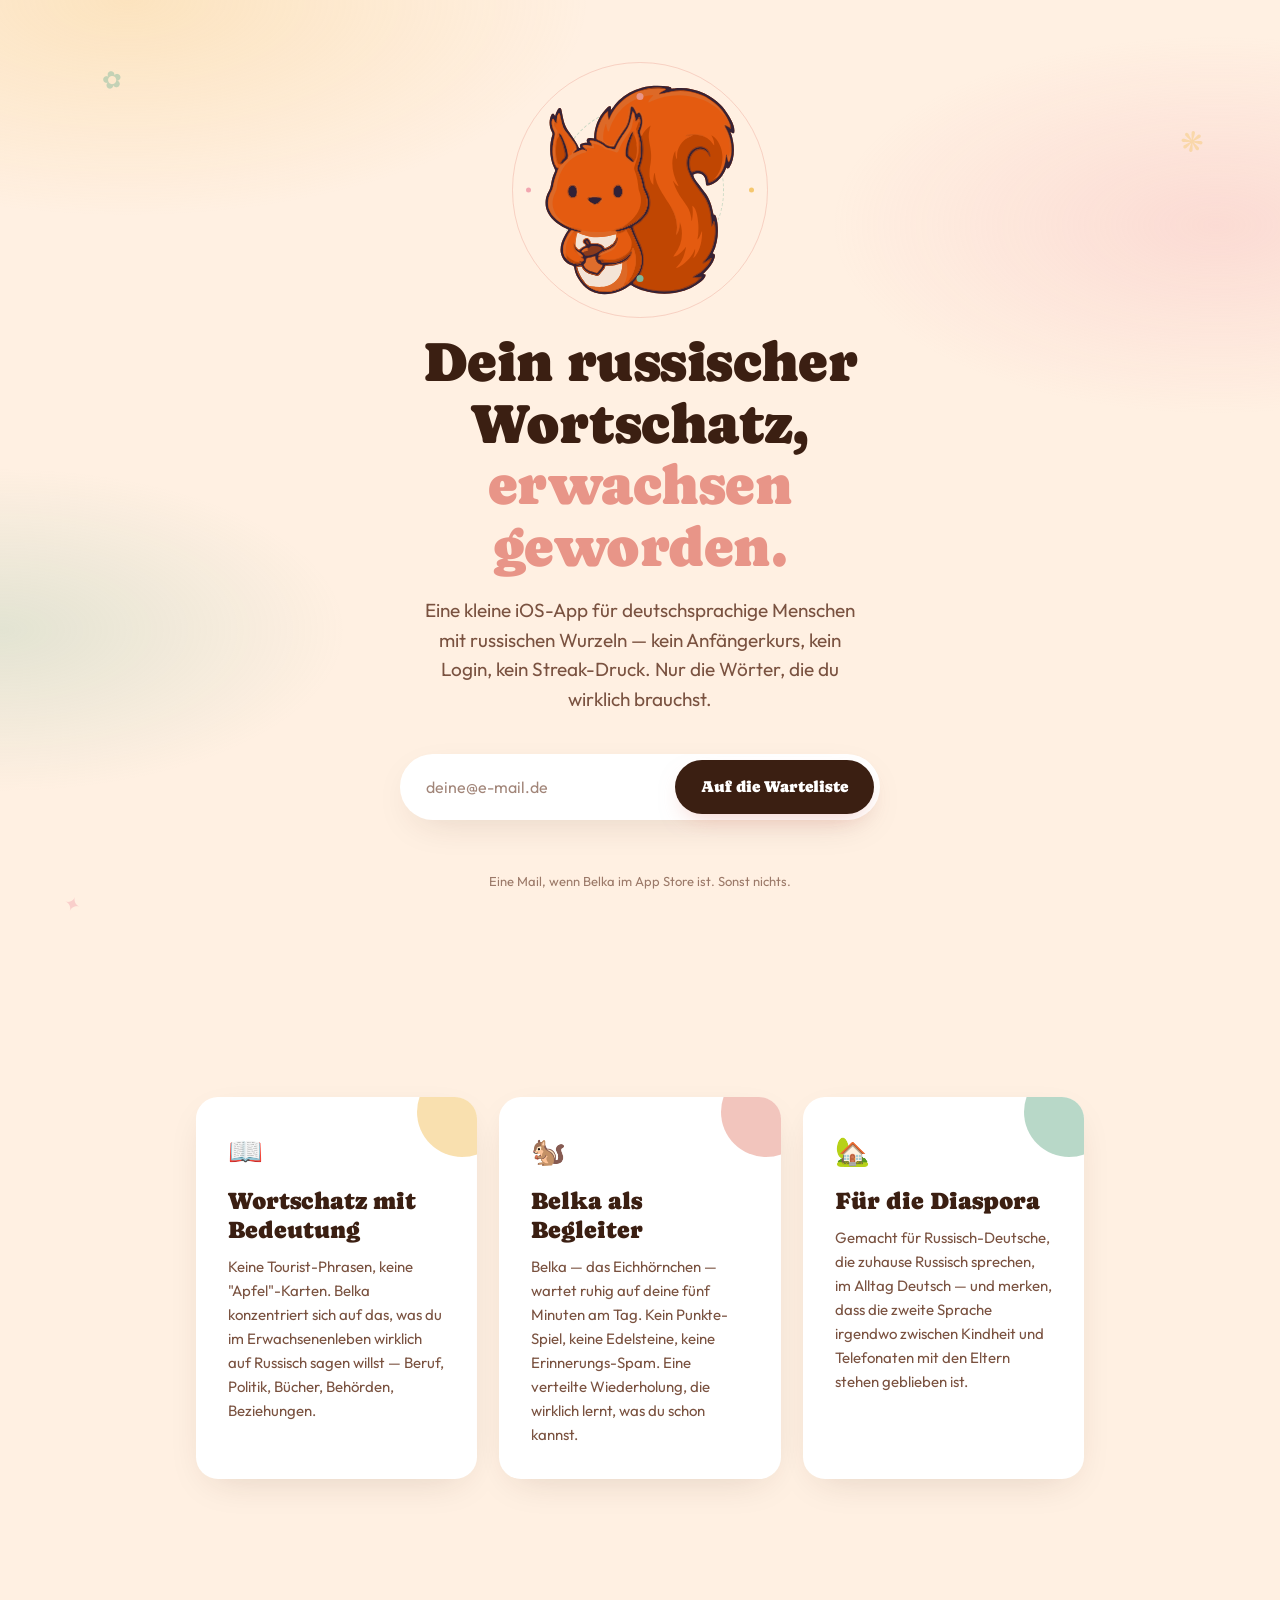
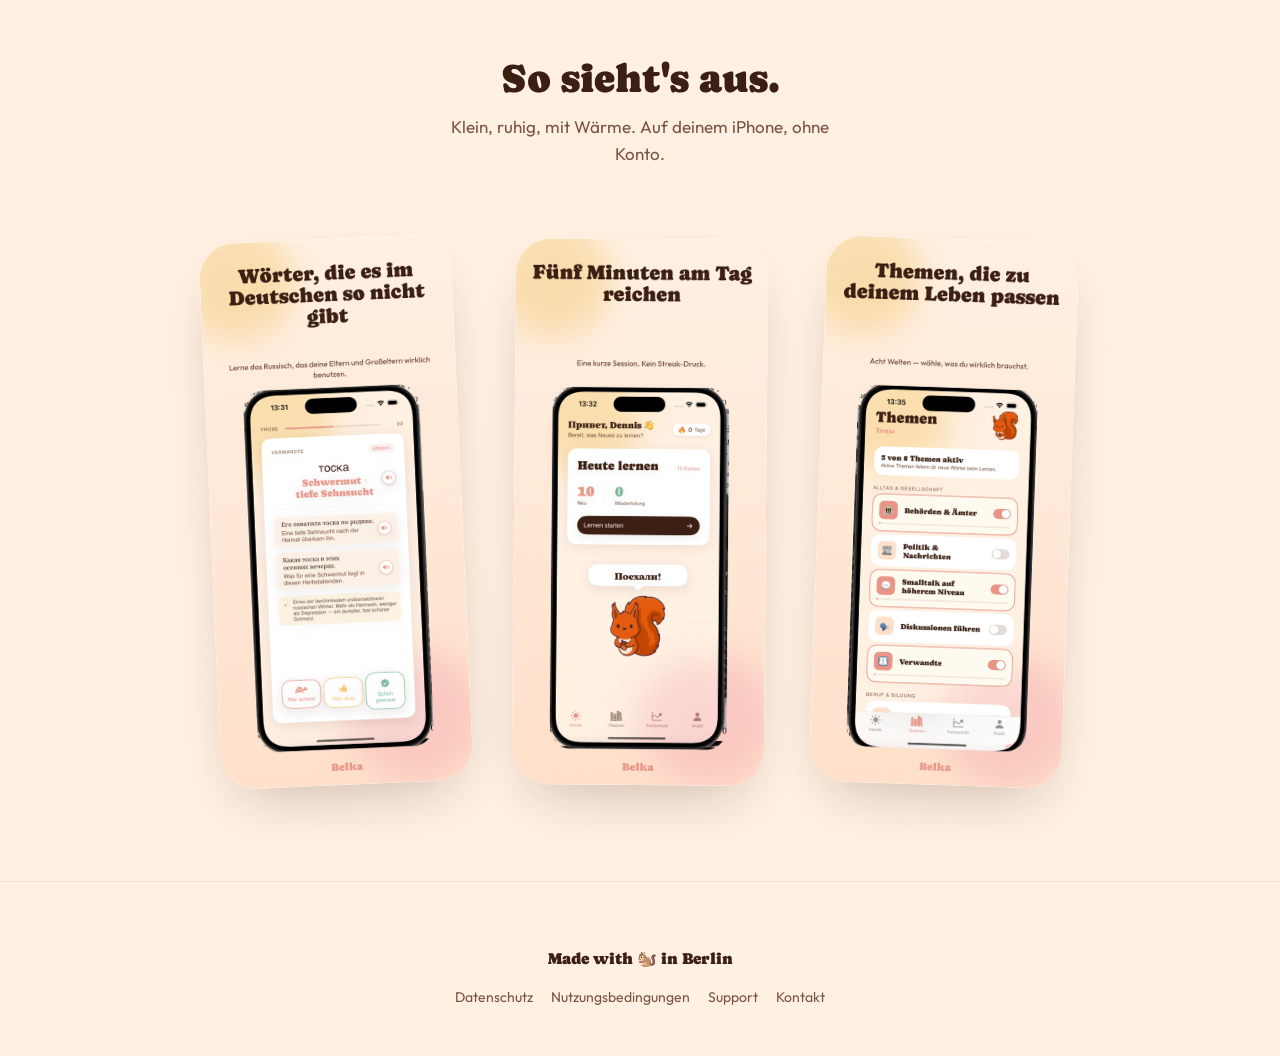
<file: index.html>
<!DOCTYPE html>
<html lang="de">
<head>
  <meta charset="utf-8">
  <meta name="viewport" content="width=device-width, initial-scale=1, viewport-fit=cover">
  <meta name="theme-color" content="#FFF0E2">
  <title>Belka — Russisch-Wortschatz für die deutschsprachige Diaspora</title>
  <meta name="description" content="Belka ist eine kleine iOS-App für deutschsprachige Menschen mit russischen Wurzeln, die ihren russischen Wortschatz wachsen lassen wollen. Trag dich in die Warteliste ein.">

  <!-- Open Graph -->
  <meta property="og:title" content="Belka — Russisch-Wortschatz für die deutschsprachige Diaspora">
  <meta property="og:description" content="Eine kleine iOS-App für die russisch-deutsche Community. Komm auf die Warteliste.">
  <meta property="og:type" content="website">
  <meta property="og:image" content="assets/belka.svg">

  <!-- Fonts: Caprasimo (display), Outfit (body) -->
  <link rel="preconnect" href="https://fonts.googleapis.com">
  <link rel="preconnect" href="https://fonts.gstatic.com" crossorigin>
  <link href="https://fonts.googleapis.com/css2?family=Caprasimo&family=Outfit:wght@400;500;600&display=swap" rel="stylesheet">

  <link rel="icon" type="image/svg+xml" href="assets/belka.svg">
  <link rel="stylesheet" href="styles.css">
</head>
<body>

  <!-- ─── Hero ─────────────────────────────────────────────────── -->
  <section class="hero">
    <span class="folk-glyph g1" aria-hidden="true">✿</span>
    <span class="folk-glyph g2" aria-hidden="true">❋</span>
    <span class="folk-glyph g3" aria-hidden="true">✦</span>

    <div class="container">
      <div class="belka-stage">
        <span class="dot d1" aria-hidden="true"></span>
        <span class="dot d2" aria-hidden="true"></span>
        <span class="dot d3" aria-hidden="true"></span>
        <span class="dot d4" aria-hidden="true"></span>
        <img src="assets/belka.svg" alt="Belka, das Eichhörnchen-Maskottchen">
      </div>

      <h1 class="headline">
        Dein russischer Wortschatz, <span class="accent">erwachsen geworden.</span>
      </h1>
      <p class="subline">
        Eine kleine iOS-App für deutschsprachige Menschen mit russischen Wurzeln —
        kein Anfängerkurs, kein Login, kein Streak-Druck. Nur die Wörter, die du
        wirklich brauchst.
      </p>

      <div class="waitlist">
        <form id="waitlist-form" class="waitlist-form" novalidate>
          <input
            type="email"
            id="waitlist-email"
            name="email"
            placeholder="deine@e-mail.de"
            autocomplete="email"
            required
            aria-label="E-Mail-Adresse für Warteliste">
          <button type="submit" id="waitlist-submit">
            Auf die Warteliste
          </button>
        </form>
        <p id="waitlist-status" class="waitlist-status" role="status" aria-live="polite"></p>
        <p class="waitlist-hint">Eine Mail, wenn Belka im App Store ist. Sonst nichts.</p>
      </div>
    </div>
  </section>

  <!-- ─── Pillars (3 cards) ────────────────────────────────────── -->
  <section class="pillars">
    <div class="container">
      <div class="pillars-grid">
        <article class="pillar">
          <div class="icon" aria-hidden="true">📖</div>
          <h3>Wortschatz mit Bedeutung</h3>
          <p>
            Keine Tourist-Phrasen, keine "Apfel"-Karten. Belka konzentriert sich auf
            das, was du im Erwachsenenleben wirklich auf Russisch sagen willst —
            Beruf, Politik, Bücher, Behörden, Beziehungen.
          </p>
        </article>

        <article class="pillar">
          <div class="icon" aria-hidden="true">🐿️</div>
          <h3>Belka als Begleiter</h3>
          <p>
            Belka — das Eichhörnchen — wartet ruhig auf deine fünf Minuten am Tag.
            Kein Punkte-Spiel, keine Edelsteine, keine Erinnerungs-Spam. Eine
            verteilte Wiederholung, die wirklich lernt, was du schon kannst.
          </p>
        </article>

        <article class="pillar">
          <div class="icon" aria-hidden="true">🏡</div>
          <h3>Für die Diaspora</h3>
          <p>
            Gemacht für Russisch-Deutsche, die zuhause Russisch sprechen, im Alltag
            Deutsch — und merken, dass die zweite Sprache irgendwo zwischen
            Kindheit und Telefonaten mit den Eltern stehen geblieben ist.
          </p>
        </article>
      </div>
    </div>
  </section>

  <!-- ─── Screenshots ──────────────────────────────────────────── -->
  <section class="shots">
    <div class="container">
      <div class="shots-head">
        <h2>So sieht's aus.</h2>
        <p>Klein, ruhig, mit Wärme. Auf deinem iPhone, ohne Konto.</p>
      </div>
      <div class="shots-grid">
        <div class="shot"><img src="assets/screenshots/02-vocab.png" alt="Belka Vokabel-Karte" loading="lazy"></div>
        <div class="shot"><img src="assets/screenshots/04-today.png" alt="Belka Tagessession" loading="lazy"></div>
        <div class="shot"><img src="assets/screenshots/05-topics.png" alt="Belka Themen-Auswahl" loading="lazy"></div>
      </div>
    </div>
  </section>

  <!-- ─── Footer ──────────────────────────────────────────────── -->
  <footer>
    <div class="container">
      <div class="made">Made with 🐿️ in Berlin</div>
      <nav class="links" aria-label="Rechtliches">
        <a href="privacy.html">Datenschutz</a>
        <a href="terms.html">Nutzungsbedingungen</a>
        <a href="support.html">Support</a>
        <a href="mailto:dennis.achtziger@gmail.com">Kontakt</a>
      </nav>
    </div>
  </footer>

  <script src="config.js"></script>
  <script src="main.js"></script>
</body>
</html>
</file>
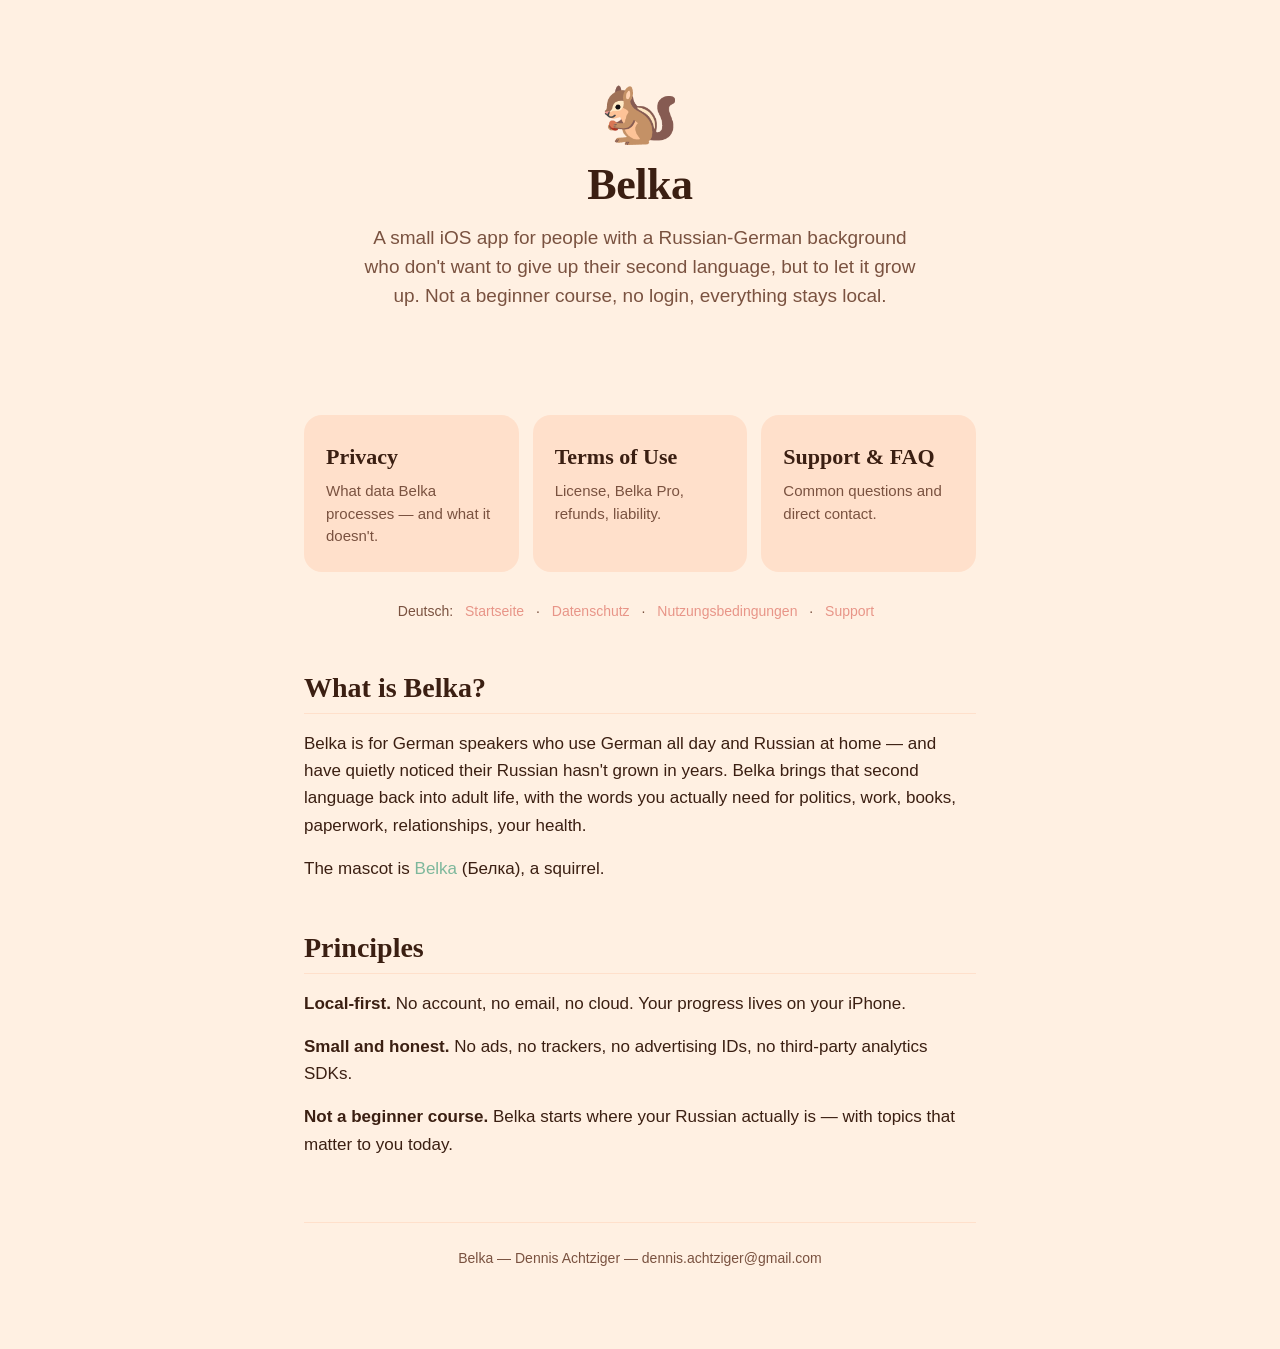
<file: index-en.html>
<!DOCTYPE html>
<html lang="en">
<head>
<meta charset="utf-8">
<meta name="viewport" content="width=device-width, initial-scale=1">
<title>Belka — Russian for the Russian-German diaspora</title>
<meta name="description" content="Belka is a small, focused iOS app for people with a Russian-German background who want to grow up their Russian vocabulary. Not a beginner course, no login, everything stays local.">
<style>
  :root {
    --bg: #FFF0E2;
    --bg-2: #FFE0CB;
    --ink: #3B1F12;
    --ink-muted: #7A5240;
    --rose: #E89588;
    --mint: #7EB89C;
  }
  * { box-sizing: border-box; }
  html, body { margin: 0; padding: 0; }
  body {
    background: var(--bg);
    color: var(--ink);
    font-family: -apple-system, BlinkMacSystemFont, "Segoe UI", Roboto, "Helvetica Neue", Helvetica, Arial, sans-serif;
    font-size: 17px;
    line-height: 1.6;
    -webkit-font-smoothing: antialiased;
    -moz-osx-font-smoothing: grayscale;
  }
  .container {
    max-width: 720px;
    margin: 0 auto;
    padding: 56px 24px 80px;
  }
  header.hero {
    text-align: center;
    padding: 24px 0 32px;
  }
  .belka-emoji {
    font-size: 64px;
    line-height: 1;
    display: inline-block;
    margin-bottom: 8px;
  }
  h1 {
    font-family: ui-serif, "New York", Georgia, "Iowan Old Style", "Apple Garamond", serif;
    font-weight: 600;
    font-size: 44px;
    line-height: 1.15;
    letter-spacing: -0.01em;
    margin: 8px 0 12px;
    color: var(--ink);
  }
  h2 {
    font-family: ui-serif, "New York", Georgia, "Iowan Old Style", "Apple Garamond", serif;
    font-weight: 600;
    font-size: 28px;
    line-height: 1.25;
    margin: 48px 0 16px;
    padding-bottom: 8px;
    border-bottom: 1px solid var(--bg-2);
  }
  h3 {
    font-weight: 600;
    font-size: 19px;
    margin: 28px 0 8px;
    color: var(--ink);
  }
  p { margin: 0 0 16px; color: var(--ink); }
  .lede {
    font-size: 19px;
    line-height: 1.55;
    color: var(--ink-muted);
    max-width: 560px;
    margin: 0 auto 32px;
  }
  a { color: var(--rose); text-decoration: none; }
  a:hover { text-decoration: underline; }

  .cards {
    display: grid;
    grid-template-columns: 1fr;
    gap: 16px;
    margin: 40px 0 8px;
  }
  @media (min-width: 560px) {
    .cards { grid-template-columns: repeat(3, 1fr); gap: 14px; }
  }
  .card {
    display: block;
    background: var(--bg-2);
    border-radius: 18px;
    padding: 24px 22px;
    color: var(--ink);
    text-decoration: none;
    transition: transform 0.15s ease, background-color 0.15s ease;
  }
  .card:hover {
    background: #ffd5b8;
    transform: translateY(-2px);
    text-decoration: none;
  }
  .card-title {
    font-family: ui-serif, "New York", Georgia, serif;
    font-size: 22px;
    font-weight: 600;
    margin: 0 0 6px;
    color: var(--ink);
  }
  .card-text {
    font-size: 15px;
    color: var(--ink-muted);
    margin: 0;
    line-height: 1.5;
  }

  .languages {
    margin-top: 28px;
    text-align: center;
    color: var(--ink-muted);
    font-size: 14px;
  }
  .languages a { margin: 0 8px; }

  footer {
    margin-top: 64px;
    padding-top: 24px;
    border-top: 1px solid var(--bg-2);
    color: var(--ink-muted);
    font-size: 14px;
    text-align: center;
  }
  footer a { color: var(--ink-muted); }
  .accent { color: var(--mint); }
</style>
</head>
<body>
<div class="container">
  <header class="hero">
    <div class="belka-emoji" aria-hidden="true">🐿️</div>
    <h1>Belka</h1>
    <p class="lede">A small iOS app for people with a Russian-German background who don't want to give up their second language, but to let it grow up. Not a beginner course, no login, everything stays local.</p>
  </header>

  <nav class="cards" aria-label="Legal and support">
    <a class="card" href="privacy-en.html">
      <p class="card-title">Privacy</p>
      <p class="card-text">What data Belka processes — and what it doesn't.</p>
    </a>
    <a class="card" href="terms-en.html">
      <p class="card-title">Terms of Use</p>
      <p class="card-text">License, Belka Pro, refunds, liability.</p>
    </a>
    <a class="card" href="support-en.html">
      <p class="card-title">Support &amp; FAQ</p>
      <p class="card-text">Common questions and direct contact.</p>
    </a>
  </nav>

  <p class="languages">
    Deutsch: <a href="index.html">Startseite</a> · <a href="privacy.html">Datenschutz</a> · <a href="terms.html">Nutzungsbedingungen</a> · <a href="support.html">Support</a>
  </p>

  <h2>What is Belka?</h2>
  <p>Belka is for German speakers who use German all day and Russian at home — and have quietly noticed their Russian hasn't grown in years. Belka brings that second language back into adult life, with the words you actually need for politics, work, books, paperwork, relationships, your health.</p>
  <p>The mascot is <span class="accent">Belka</span> (Белка), a squirrel.</p>

  <h2>Principles</h2>
  <p><strong>Local-first.</strong> No account, no email, no cloud. Your progress lives on your iPhone.</p>
  <p><strong>Small and honest.</strong> No ads, no trackers, no advertising IDs, no third-party analytics SDKs.</p>
  <p><strong>Not a beginner course.</strong> Belka starts where your Russian actually is — with topics that matter to you today.</p>

  <footer>
    Belka — Dennis Achtziger — <a href="mailto:dennis.achtziger@gmail.com">dennis.achtziger@gmail.com</a>
  </footer>
</div>
</body>
</html>
</file>
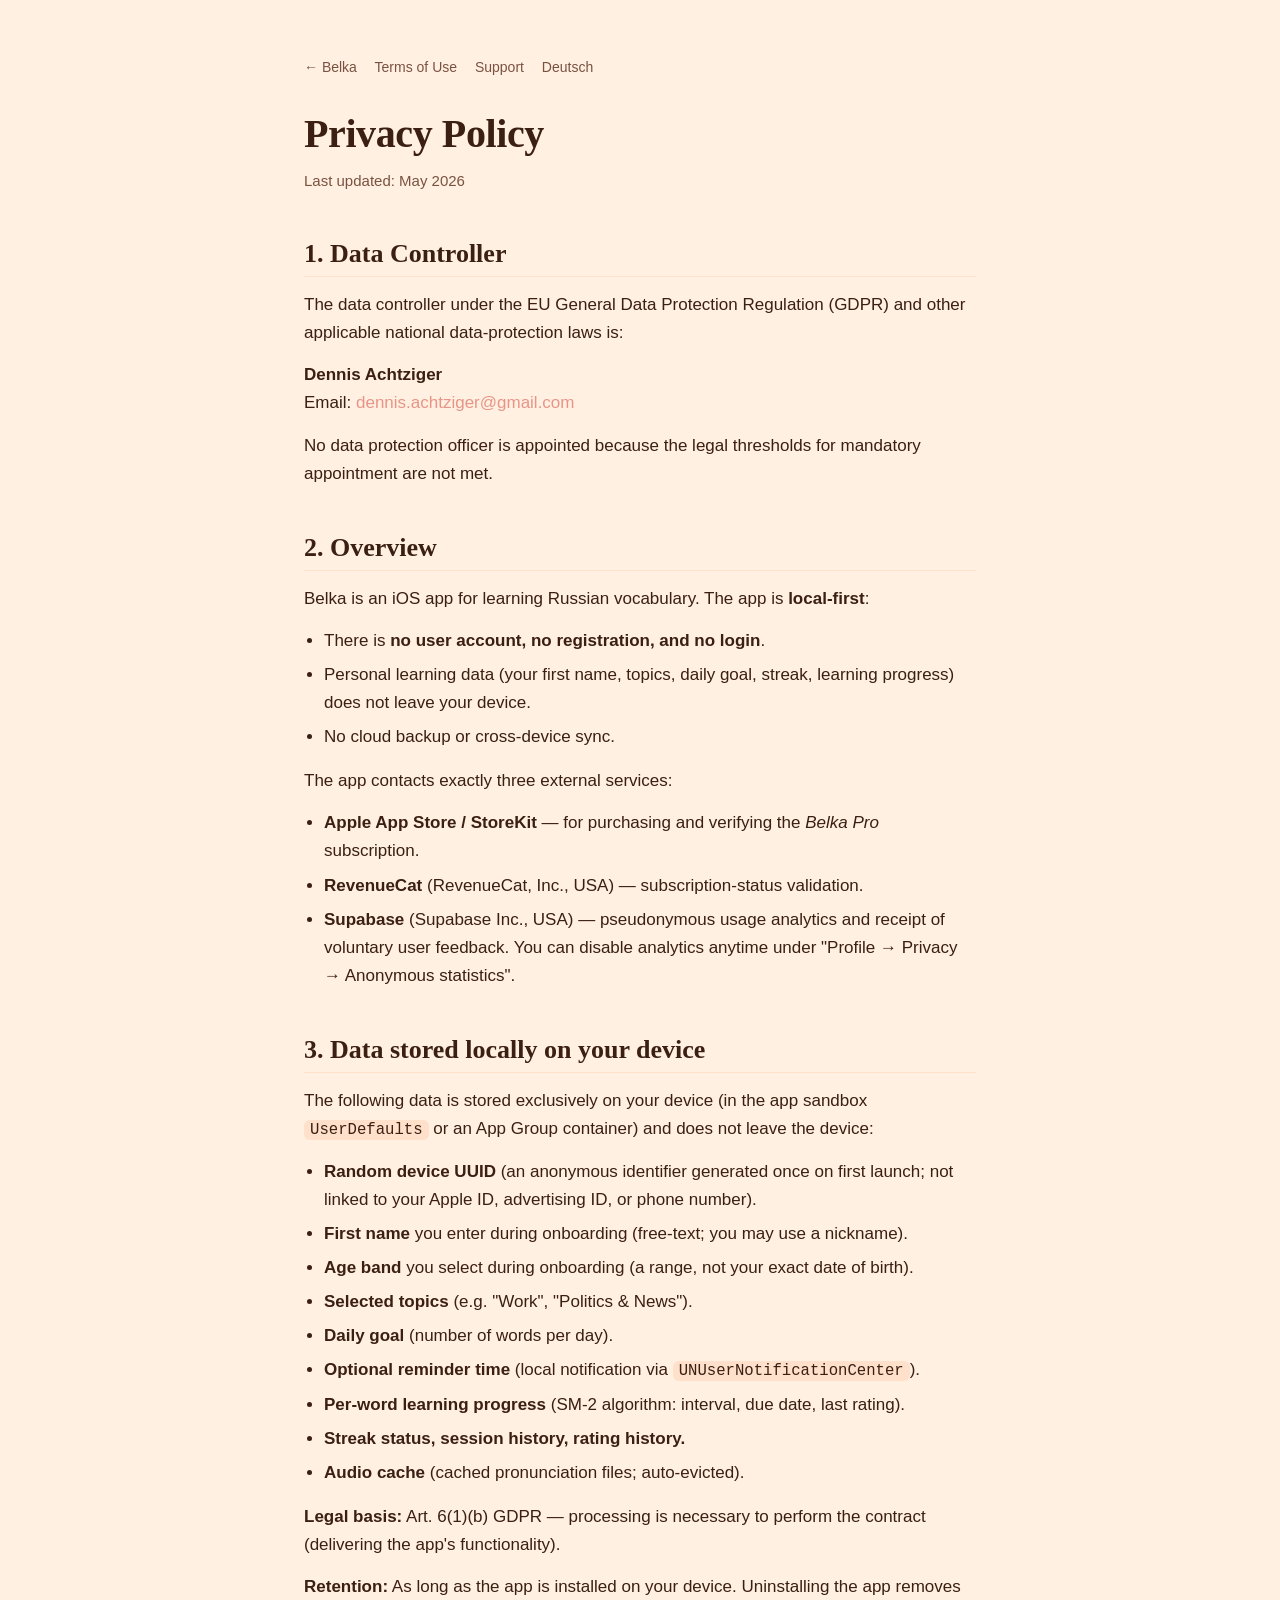
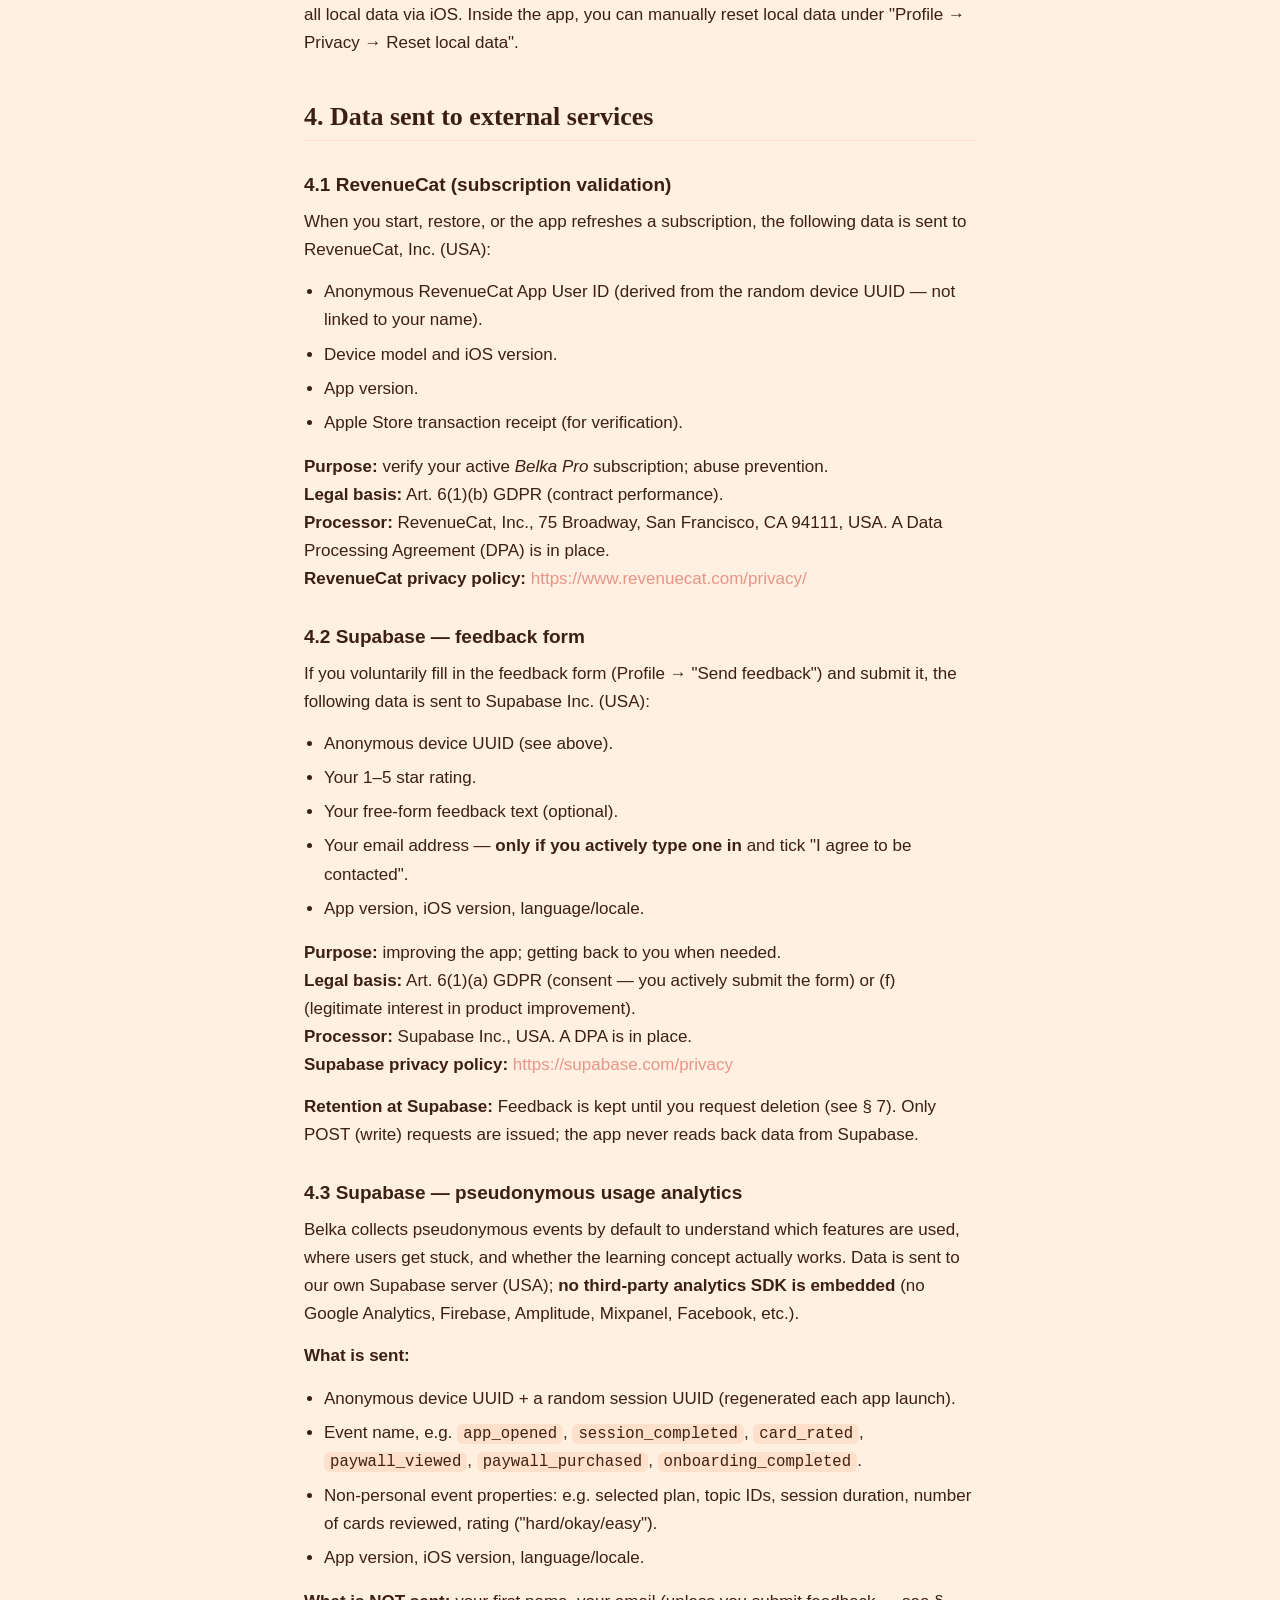
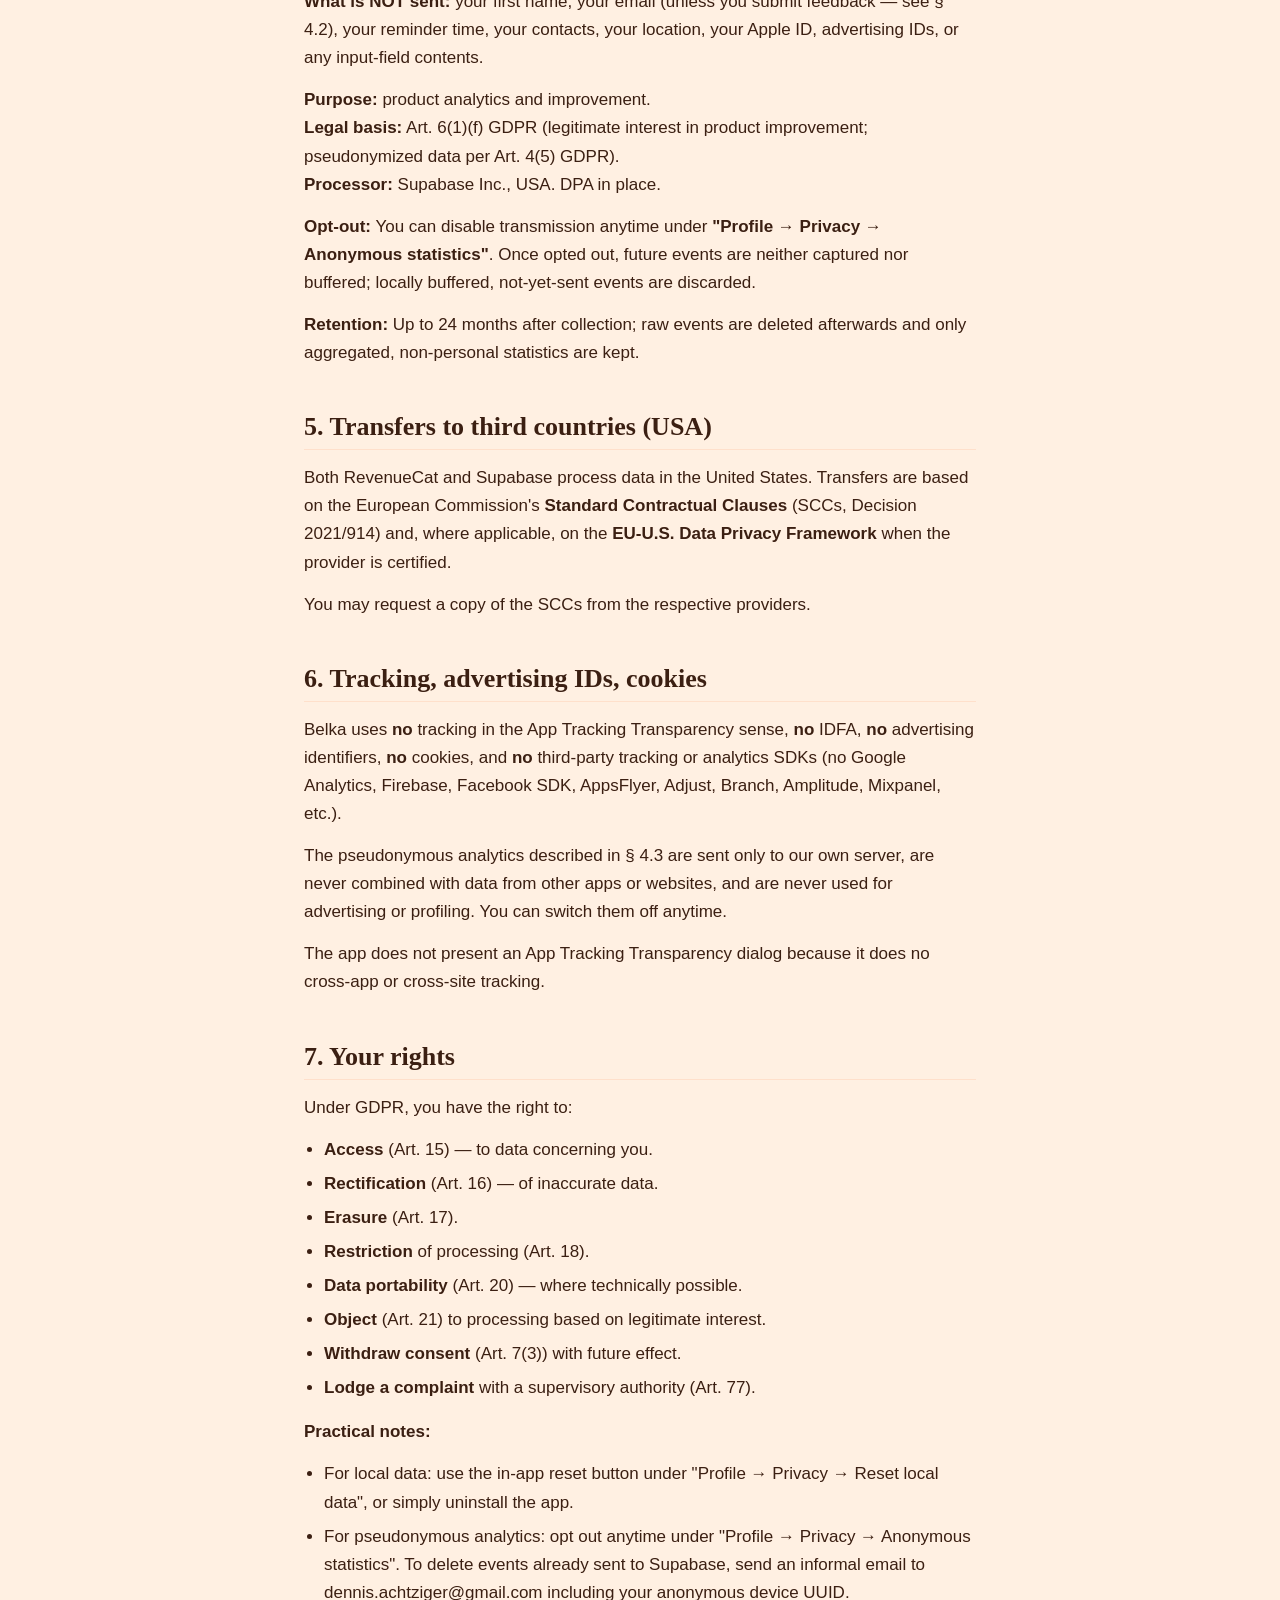
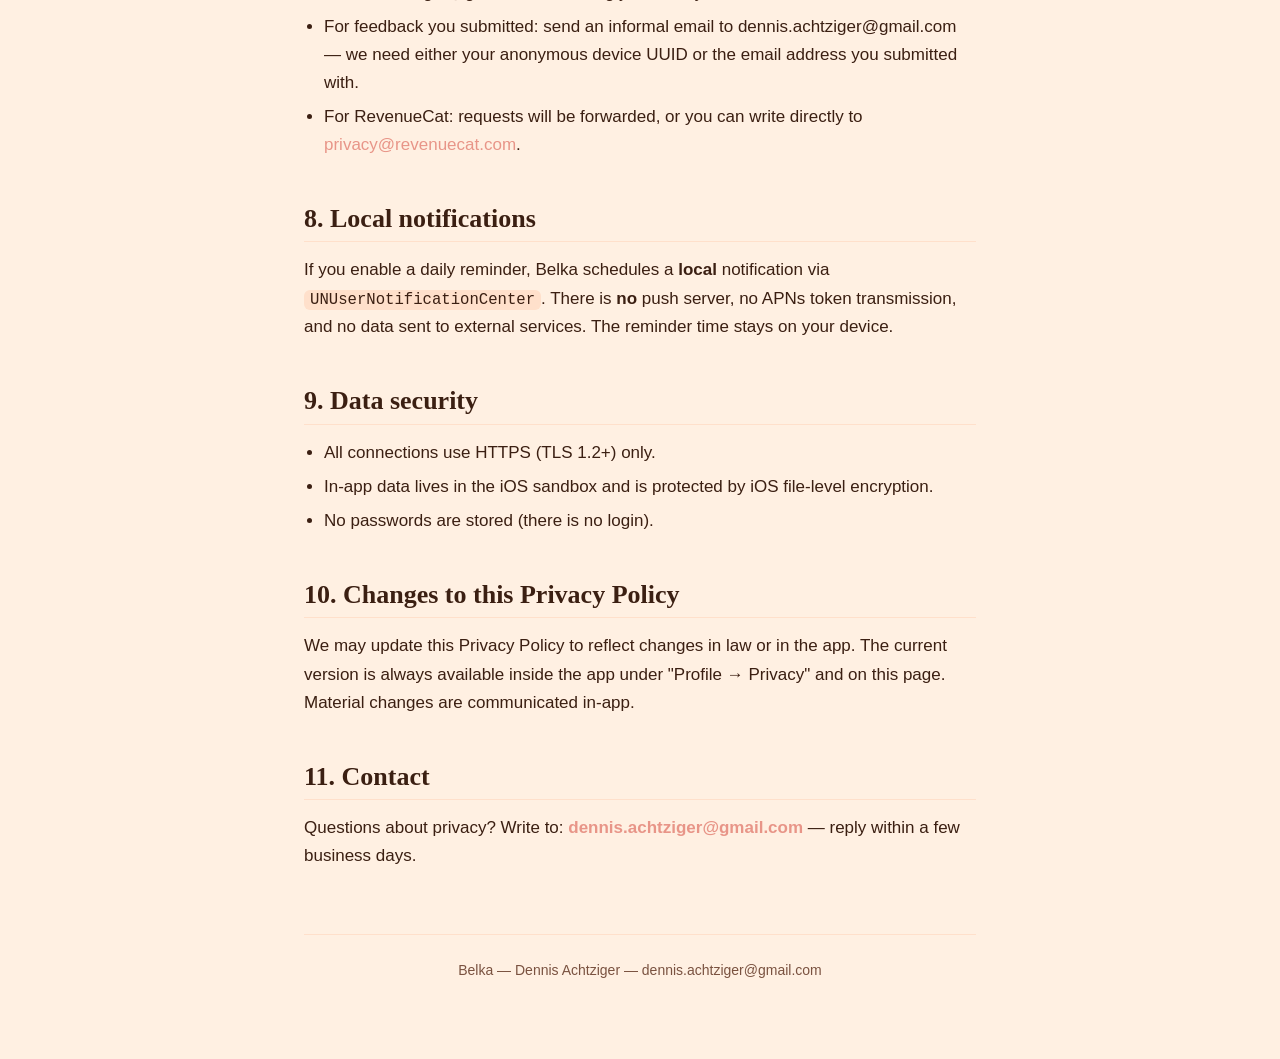
<file: privacy-en.html>
<!DOCTYPE html>
<html lang="en">
<head>
<meta charset="utf-8">
<meta name="viewport" content="width=device-width, initial-scale=1">
<title>Privacy Policy — Belka</title>
<meta name="description" content="Privacy Policy for the Belka iOS app. Local-first, no account, no trackers.">
<style>
  :root {
    --bg: #FFF0E2;
    --bg-2: #FFE0CB;
    --ink: #3B1F12;
    --ink-muted: #7A5240;
    --rose: #E89588;
    --mint: #7EB89C;
  }
  * { box-sizing: border-box; }
  html, body { margin: 0; padding: 0; }
  body {
    background: var(--bg);
    color: var(--ink);
    font-family: -apple-system, BlinkMacSystemFont, "Segoe UI", Roboto, "Helvetica Neue", Helvetica, Arial, sans-serif;
    font-size: 17px;
    line-height: 1.65;
    -webkit-font-smoothing: antialiased;
    -moz-osx-font-smoothing: grayscale;
  }
  .container { max-width: 720px; margin: 0 auto; padding: 56px 24px 80px; }
  .topnav { margin-bottom: 32px; font-size: 14px; color: var(--ink-muted); }
  .topnav a { color: var(--ink-muted); margin-right: 14px; }
  h1 { font-family: ui-serif, "New York", Georgia, serif; font-weight: 600; font-size: 40px; line-height: 1.15; letter-spacing: -0.01em; margin: 0 0 12px; }
  h2 { font-family: ui-serif, "New York", Georgia, serif; font-weight: 600; font-size: 26px; line-height: 1.25; margin: 44px 0 14px; padding-bottom: 6px; border-bottom: 1px solid var(--bg-2); }
  h3 { font-weight: 600; font-size: 19px; margin: 28px 0 8px; }
  p { margin: 0 0 14px; }
  ul { margin: 0 0 16px 20px; padding: 0; }
  ul li { margin-bottom: 6px; }
  .stand { color: var(--ink-muted); font-size: 15px; margin-bottom: 32px; }
  a { color: var(--rose); text-decoration: none; word-break: break-word; }
  a:hover { text-decoration: underline; }
  strong { font-weight: 600; }
  code { background: var(--bg-2); padding: 1px 6px; border-radius: 6px; font-size: 0.92em; }
  footer { margin-top: 64px; padding-top: 24px; border-top: 1px solid var(--bg-2); color: var(--ink-muted); font-size: 14px; text-align: center; }
  footer a { color: var(--ink-muted); }
</style>
</head>
<body>
<div class="container">
  <nav class="topnav">
    <a href="index-en.html">← Belka</a>
    <a href="terms-en.html">Terms of Use</a>
    <a href="support-en.html">Support</a>
    <a href="privacy.html">Deutsch</a>
  </nav>

  <h1>Privacy Policy</h1>
  <p class="stand">Last updated: May 2026</p>

  <h2>1. Data Controller</h2>
  <p>The data controller under the EU General Data Protection Regulation (GDPR) and other applicable national data-protection laws is:</p>
  <p><strong>Dennis Achtziger</strong><br>
  Email: <a href="mailto:dennis.achtziger@gmail.com">dennis.achtziger@gmail.com</a></p>
  <p>No data protection officer is appointed because the legal thresholds for mandatory appointment are not met.</p>

  <h2>2. Overview</h2>
  <p>Belka is an iOS app for learning Russian vocabulary. The app is <strong>local-first</strong>:</p>
  <ul>
    <li>There is <strong>no user account, no registration, and no login</strong>.</li>
    <li>Personal learning data (your first name, topics, daily goal, streak, learning progress) does not leave your device.</li>
    <li>No cloud backup or cross-device sync.</li>
  </ul>
  <p>The app contacts exactly three external services:</p>
  <ul>
    <li><strong>Apple App Store / StoreKit</strong> — for purchasing and verifying the <em>Belka Pro</em> subscription.</li>
    <li><strong>RevenueCat</strong> (RevenueCat, Inc., USA) — subscription-status validation.</li>
    <li><strong>Supabase</strong> (Supabase Inc., USA) — pseudonymous usage analytics and receipt of voluntary user feedback. You can disable analytics anytime under "Profile → Privacy → Anonymous statistics".</li>
  </ul>

  <h2>3. Data stored locally on your device</h2>
  <p>The following data is stored exclusively on your device (in the app sandbox <code>UserDefaults</code> or an App Group container) and does not leave the device:</p>
  <ul>
    <li><strong>Random device UUID</strong> (an anonymous identifier generated once on first launch; not linked to your Apple ID, advertising ID, or phone number).</li>
    <li><strong>First name</strong> you enter during onboarding (free-text; you may use a nickname).</li>
    <li><strong>Age band</strong> you select during onboarding (a range, not your exact date of birth).</li>
    <li><strong>Selected topics</strong> (e.g. "Work", "Politics &amp; News").</li>
    <li><strong>Daily goal</strong> (number of words per day).</li>
    <li><strong>Optional reminder time</strong> (local notification via <code>UNUserNotificationCenter</code>).</li>
    <li><strong>Per-word learning progress</strong> (SM-2 algorithm: interval, due date, last rating).</li>
    <li><strong>Streak status, session history, rating history.</strong></li>
    <li><strong>Audio cache</strong> (cached pronunciation files; auto-evicted).</li>
  </ul>
  <p><strong>Legal basis:</strong> Art. 6(1)(b) GDPR — processing is necessary to perform the contract (delivering the app's functionality).</p>
  <p><strong>Retention:</strong> As long as the app is installed on your device. Uninstalling the app removes all local data via iOS. Inside the app, you can manually reset local data under "Profile → Privacy → Reset local data".</p>

  <h2>4. Data sent to external services</h2>

  <h3>4.1 RevenueCat (subscription validation)</h3>
  <p>When you start, restore, or the app refreshes a subscription, the following data is sent to RevenueCat, Inc. (USA):</p>
  <ul>
    <li>Anonymous RevenueCat App User ID (derived from the random device UUID — not linked to your name).</li>
    <li>Device model and iOS version.</li>
    <li>App version.</li>
    <li>Apple Store transaction receipt (for verification).</li>
  </ul>
  <p><strong>Purpose:</strong> verify your active <em>Belka Pro</em> subscription; abuse prevention.<br>
  <strong>Legal basis:</strong> Art. 6(1)(b) GDPR (contract performance).<br>
  <strong>Processor:</strong> RevenueCat, Inc., 75 Broadway, San Francisco, CA 94111, USA. A Data Processing Agreement (DPA) is in place.<br>
  <strong>RevenueCat privacy policy:</strong> <a href="https://www.revenuecat.com/privacy/">https://www.revenuecat.com/privacy/</a></p>

  <h3>4.2 Supabase — feedback form</h3>
  <p>If you voluntarily fill in the feedback form (Profile → "Send feedback") and submit it, the following data is sent to Supabase Inc. (USA):</p>
  <ul>
    <li>Anonymous device UUID (see above).</li>
    <li>Your 1–5 star rating.</li>
    <li>Your free-form feedback text (optional).</li>
    <li>Your email address — <strong>only if you actively type one in</strong> and tick "I agree to be contacted".</li>
    <li>App version, iOS version, language/locale.</li>
  </ul>
  <p><strong>Purpose:</strong> improving the app; getting back to you when needed.<br>
  <strong>Legal basis:</strong> Art. 6(1)(a) GDPR (consent — you actively submit the form) or (f) (legitimate interest in product improvement).<br>
  <strong>Processor:</strong> Supabase Inc., USA. A DPA is in place.<br>
  <strong>Supabase privacy policy:</strong> <a href="https://supabase.com/privacy">https://supabase.com/privacy</a></p>
  <p><strong>Retention at Supabase:</strong> Feedback is kept until you request deletion (see § 7). Only POST (write) requests are issued; the app never reads back data from Supabase.</p>

  <h3>4.3 Supabase — pseudonymous usage analytics</h3>
  <p>Belka collects pseudonymous events by default to understand which features are used, where users get stuck, and whether the learning concept actually works. Data is sent to our own Supabase server (USA); <strong>no third-party analytics SDK is embedded</strong> (no Google Analytics, Firebase, Amplitude, Mixpanel, Facebook, etc.).</p>
  <p><strong>What is sent:</strong></p>
  <ul>
    <li>Anonymous device UUID + a random session UUID (regenerated each app launch).</li>
    <li>Event name, e.g. <code>app_opened</code>, <code>session_completed</code>, <code>card_rated</code>, <code>paywall_viewed</code>, <code>paywall_purchased</code>, <code>onboarding_completed</code>.</li>
    <li>Non-personal event properties: e.g. selected plan, topic IDs, session duration, number of cards reviewed, rating ("hard/okay/easy").</li>
    <li>App version, iOS version, language/locale.</li>
  </ul>
  <p><strong>What is NOT sent:</strong> your first name, your email (unless you submit feedback — see § 4.2), your reminder time, your contacts, your location, your Apple ID, advertising IDs, or any input-field contents.</p>
  <p><strong>Purpose:</strong> product analytics and improvement.<br>
  <strong>Legal basis:</strong> Art. 6(1)(f) GDPR (legitimate interest in product improvement; pseudonymized data per Art. 4(5) GDPR).<br>
  <strong>Processor:</strong> Supabase Inc., USA. DPA in place.</p>
  <p><strong>Opt-out:</strong> You can disable transmission anytime under <strong>"Profile → Privacy → Anonymous statistics"</strong>. Once opted out, future events are neither captured nor buffered; locally buffered, not-yet-sent events are discarded.</p>
  <p><strong>Retention:</strong> Up to 24 months after collection; raw events are deleted afterwards and only aggregated, non-personal statistics are kept.</p>

  <h2>5. Transfers to third countries (USA)</h2>
  <p>Both RevenueCat and Supabase process data in the United States. Transfers are based on the European Commission's <strong>Standard Contractual Clauses</strong> (SCCs, Decision 2021/914) and, where applicable, on the <strong>EU-U.S. Data Privacy Framework</strong> when the provider is certified.</p>
  <p>You may request a copy of the SCCs from the respective providers.</p>

  <h2>6. Tracking, advertising IDs, cookies</h2>
  <p>Belka uses <strong>no</strong> tracking in the App Tracking Transparency sense, <strong>no</strong> IDFA, <strong>no</strong> advertising identifiers, <strong>no</strong> cookies, and <strong>no</strong> third-party tracking or analytics SDKs (no Google Analytics, Firebase, Facebook SDK, AppsFlyer, Adjust, Branch, Amplitude, Mixpanel, etc.).</p>
  <p>The pseudonymous analytics described in § 4.3 are sent only to our own server, are never combined with data from other apps or websites, and are never used for advertising or profiling. You can switch them off anytime.</p>
  <p>The app does not present an App Tracking Transparency dialog because it does no cross-app or cross-site tracking.</p>

  <h2>7. Your rights</h2>
  <p>Under GDPR, you have the right to:</p>
  <ul>
    <li><strong>Access</strong> (Art. 15) — to data concerning you.</li>
    <li><strong>Rectification</strong> (Art. 16) — of inaccurate data.</li>
    <li><strong>Erasure</strong> (Art. 17).</li>
    <li><strong>Restriction</strong> of processing (Art. 18).</li>
    <li><strong>Data portability</strong> (Art. 20) — where technically possible.</li>
    <li><strong>Object</strong> (Art. 21) to processing based on legitimate interest.</li>
    <li><strong>Withdraw consent</strong> (Art. 7(3)) with future effect.</li>
    <li><strong>Lodge a complaint</strong> with a supervisory authority (Art. 77).</li>
  </ul>
  <p><strong>Practical notes:</strong></p>
  <ul>
    <li>For local data: use the in-app reset button under "Profile → Privacy → Reset local data", or simply uninstall the app.</li>
    <li>For pseudonymous analytics: opt out anytime under "Profile → Privacy → Anonymous statistics". To delete events already sent to Supabase, send an informal email to dennis.achtziger@gmail.com including your anonymous device UUID.</li>
    <li>For feedback you submitted: send an informal email to dennis.achtziger@gmail.com — we need either your anonymous device UUID or the email address you submitted with.</li>
    <li>For RevenueCat: requests will be forwarded, or you can write directly to <a href="mailto:privacy@revenuecat.com">privacy@revenuecat.com</a>.</li>
  </ul>

  <h2>8. Local notifications</h2>
  <p>If you enable a daily reminder, Belka schedules a <strong>local</strong> notification via <code>UNUserNotificationCenter</code>. There is <strong>no</strong> push server, no APNs token transmission, and no data sent to external services. The reminder time stays on your device.</p>

  <h2>9. Data security</h2>
  <ul>
    <li>All connections use HTTPS (TLS 1.2+) only.</li>
    <li>In-app data lives in the iOS sandbox and is protected by iOS file-level encryption.</li>
    <li>No passwords are stored (there is no login).</li>
  </ul>

  <h2>10. Changes to this Privacy Policy</h2>
  <p>We may update this Privacy Policy to reflect changes in law or in the app. The current version is always available inside the app under "Profile → Privacy" and on this page. Material changes are communicated in-app.</p>

  <h2>11. Contact</h2>
  <p>Questions about privacy? Write to: <a href="mailto:dennis.achtziger@gmail.com"><strong>dennis.achtziger@gmail.com</strong></a> — reply within a few business days.</p>

  <footer>
    Belka — Dennis Achtziger — <a href="mailto:dennis.achtziger@gmail.com">dennis.achtziger@gmail.com</a>
  </footer>
</div>
</body>
</html>
</file>
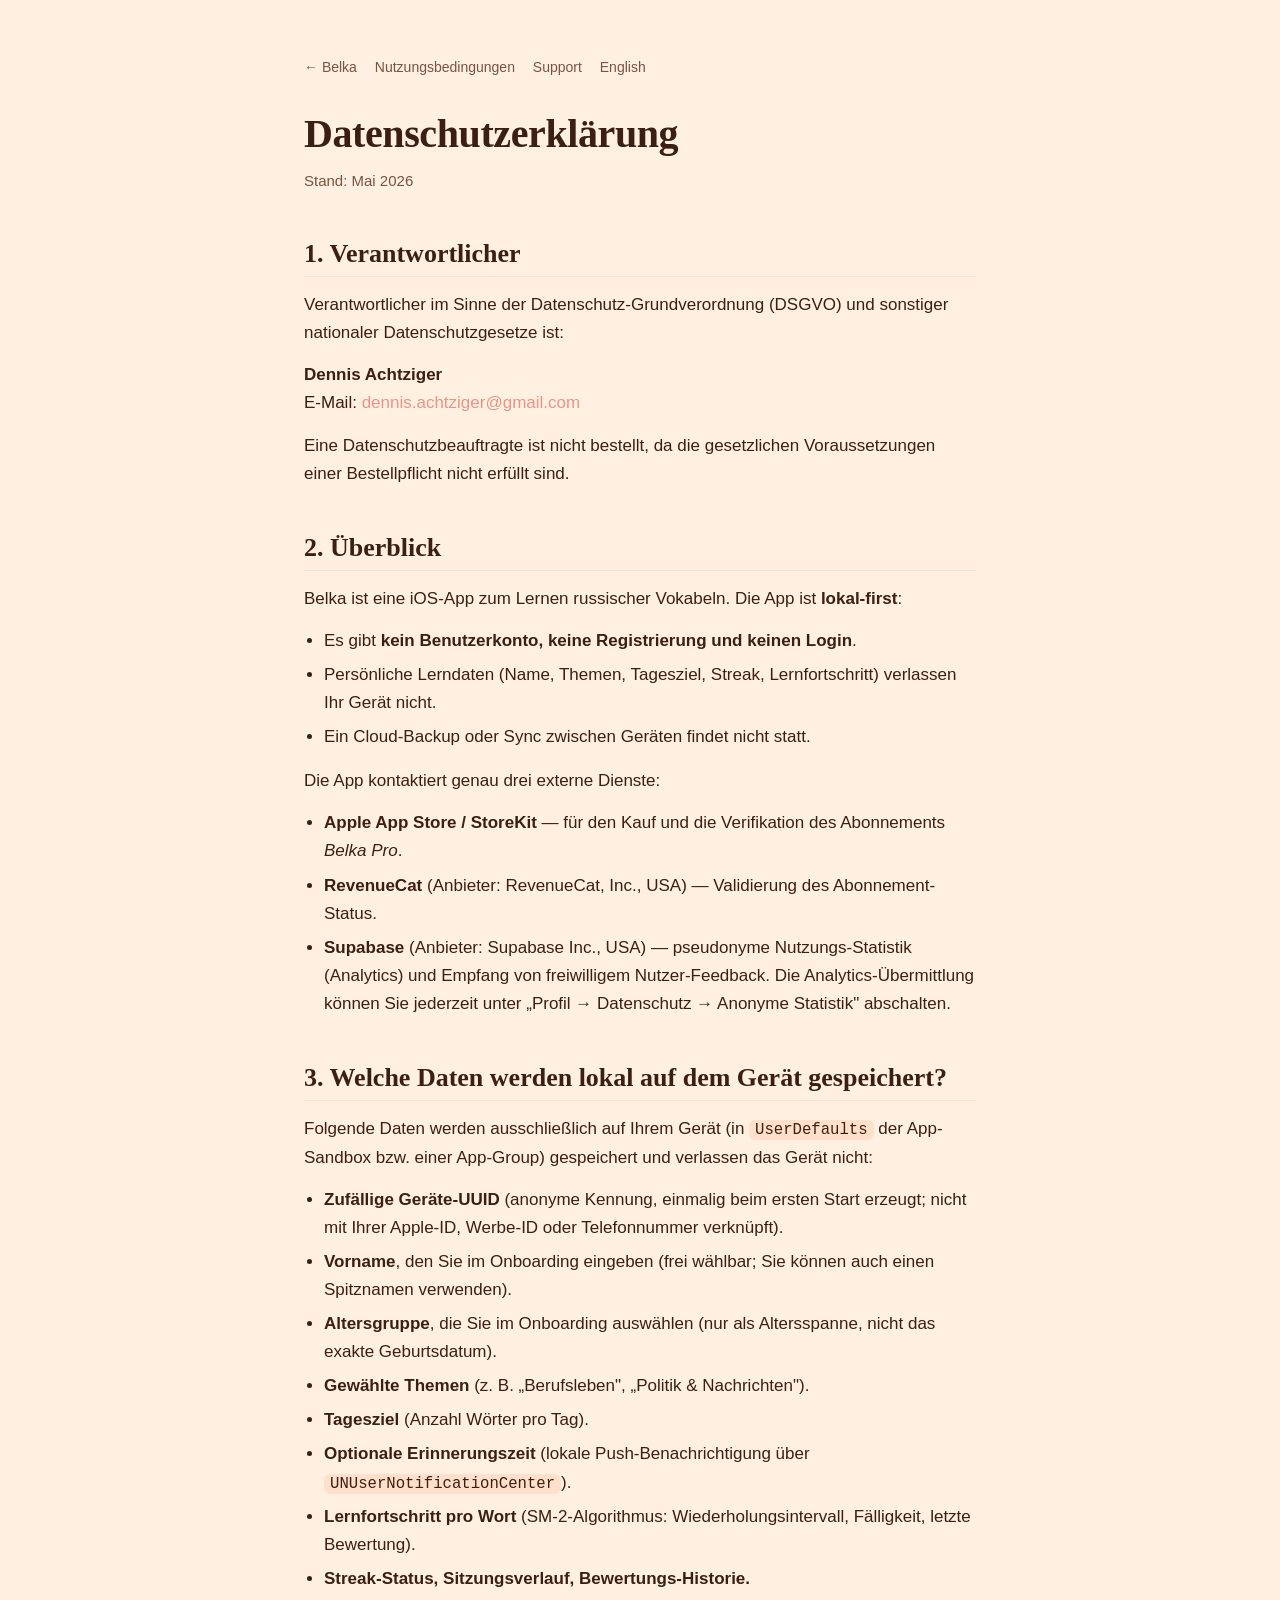
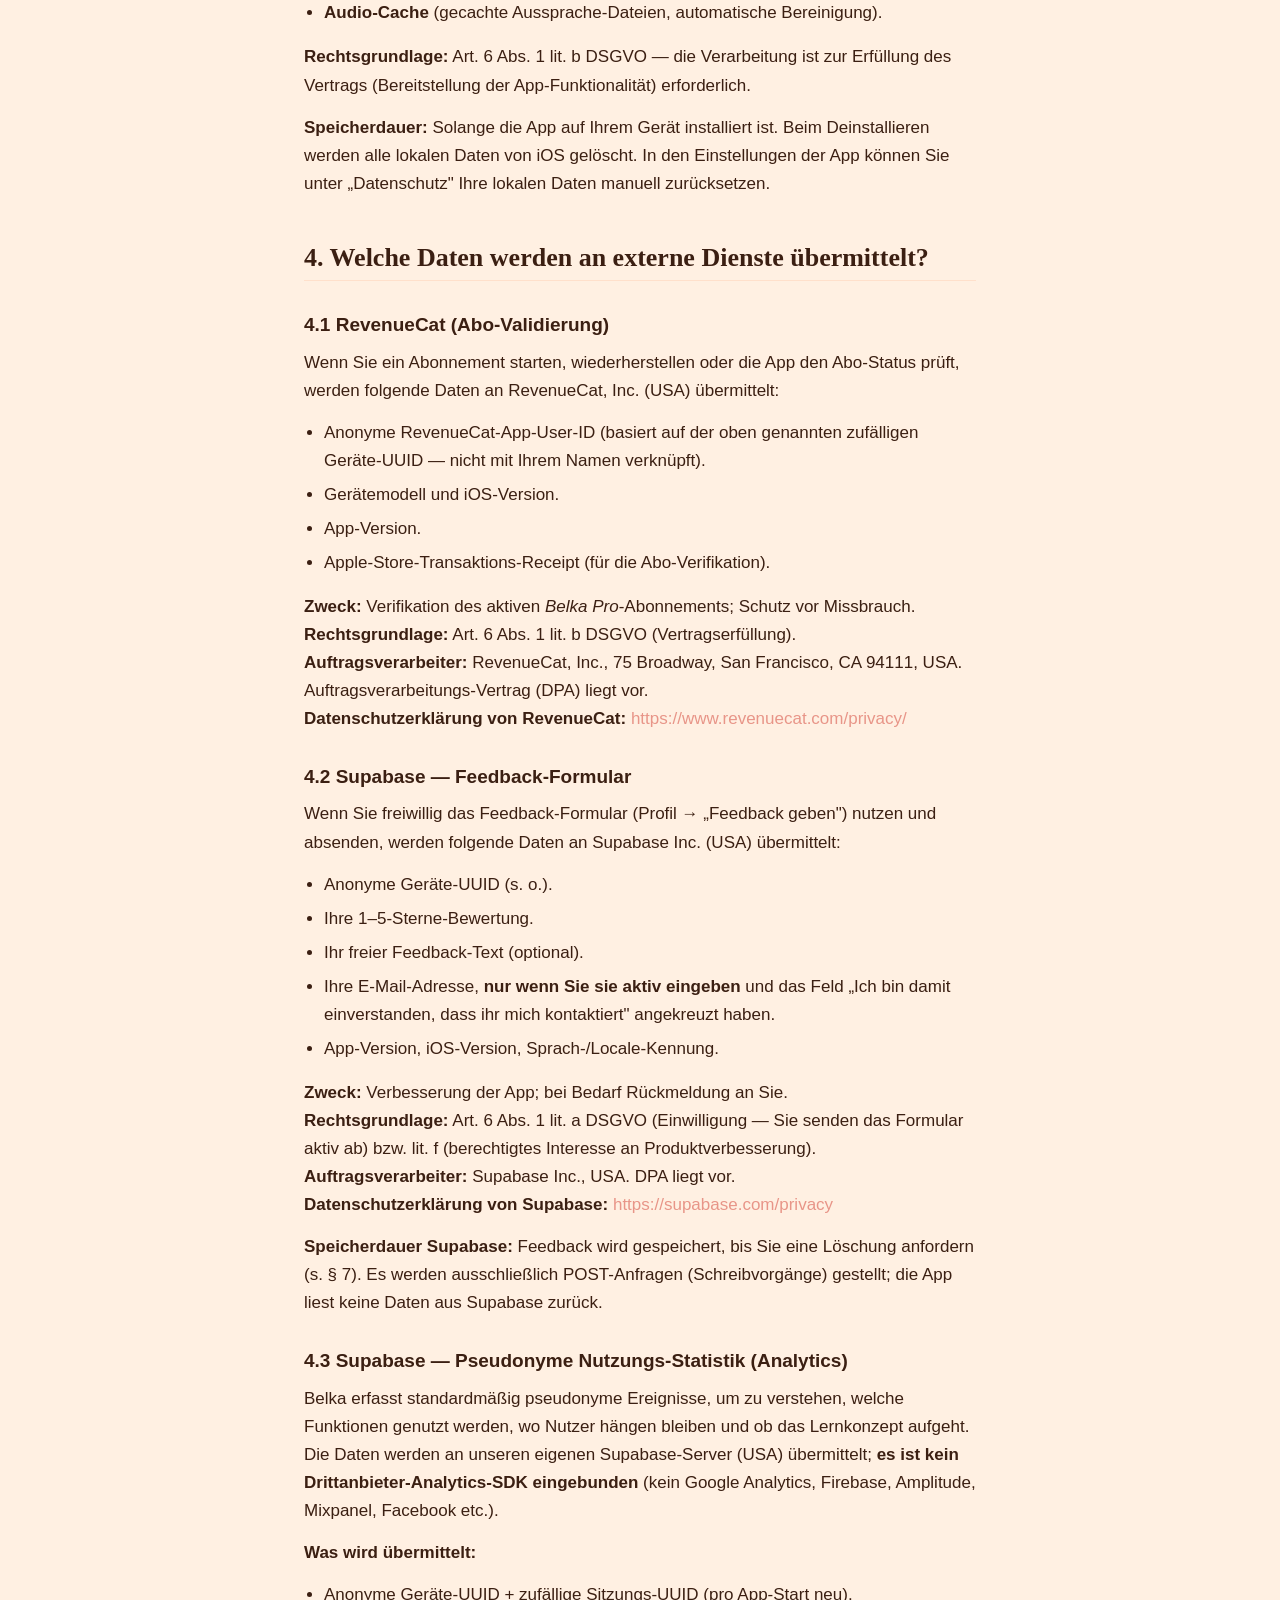
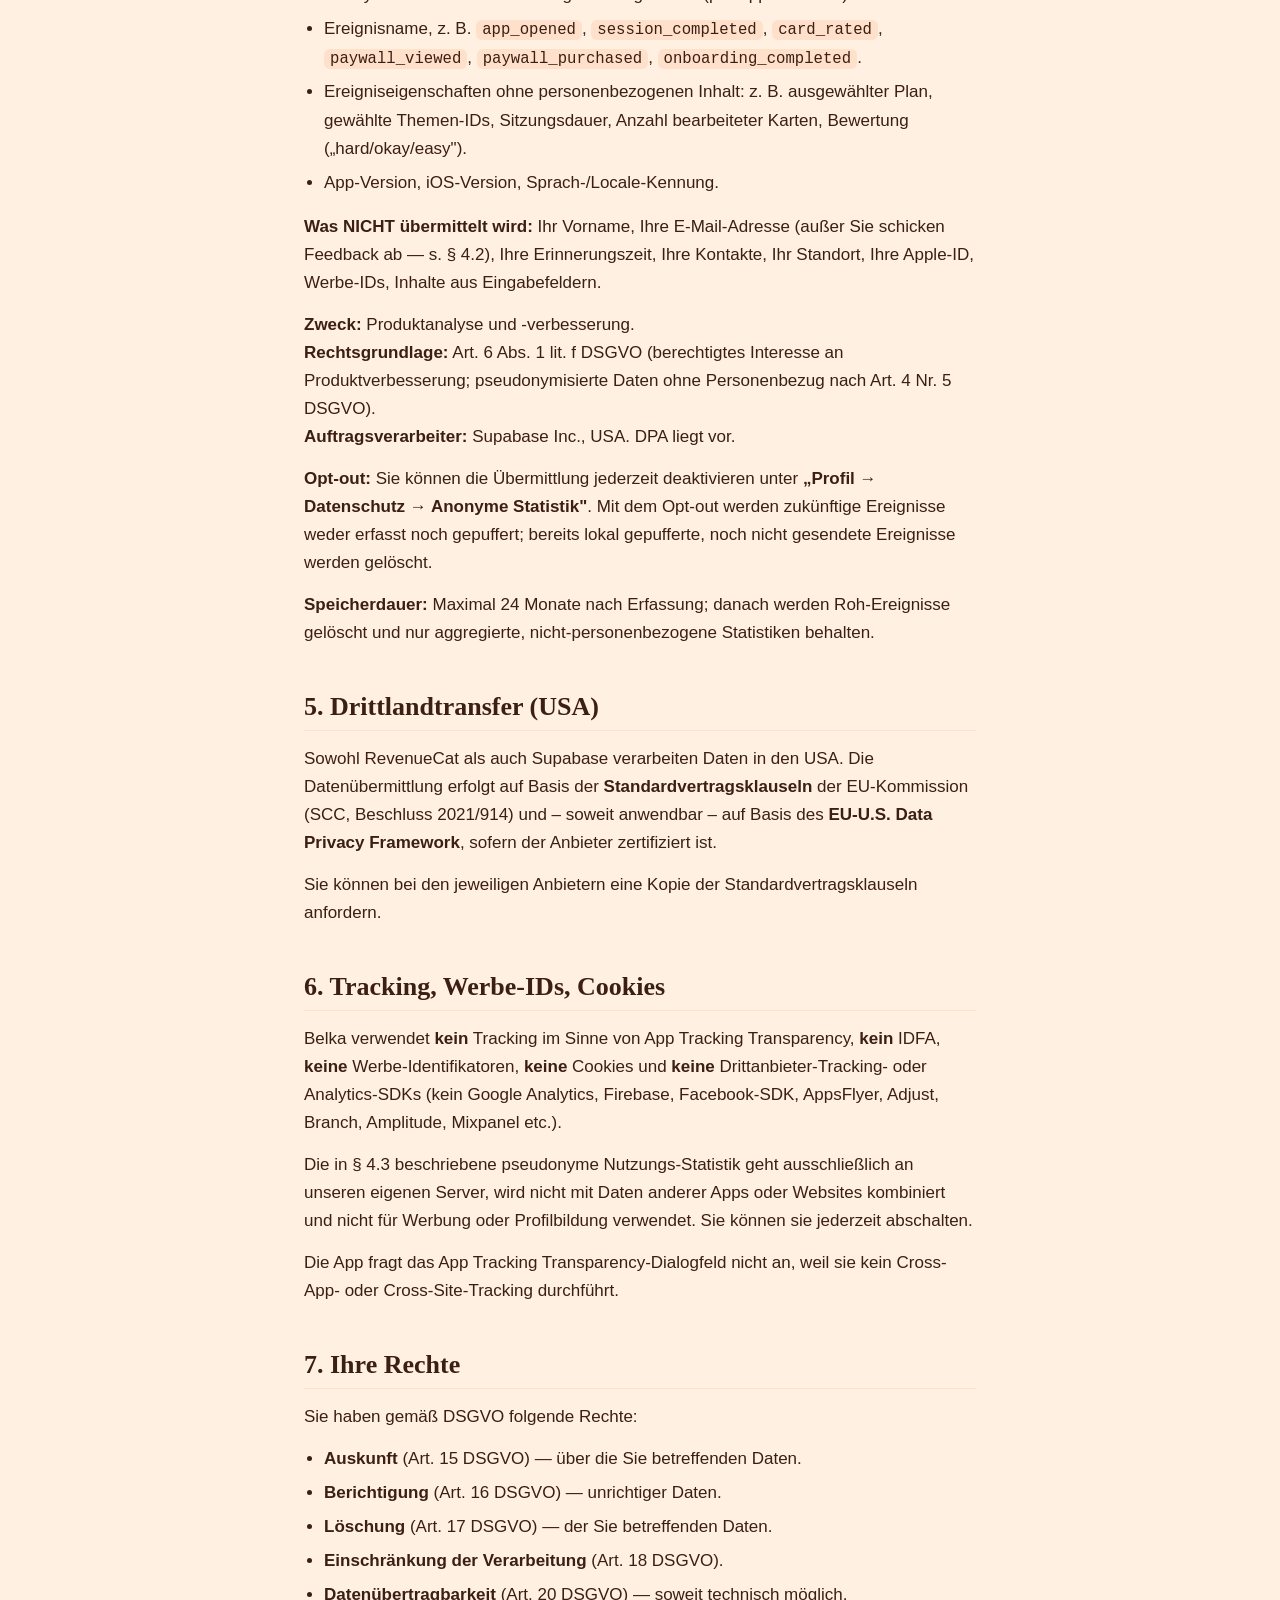
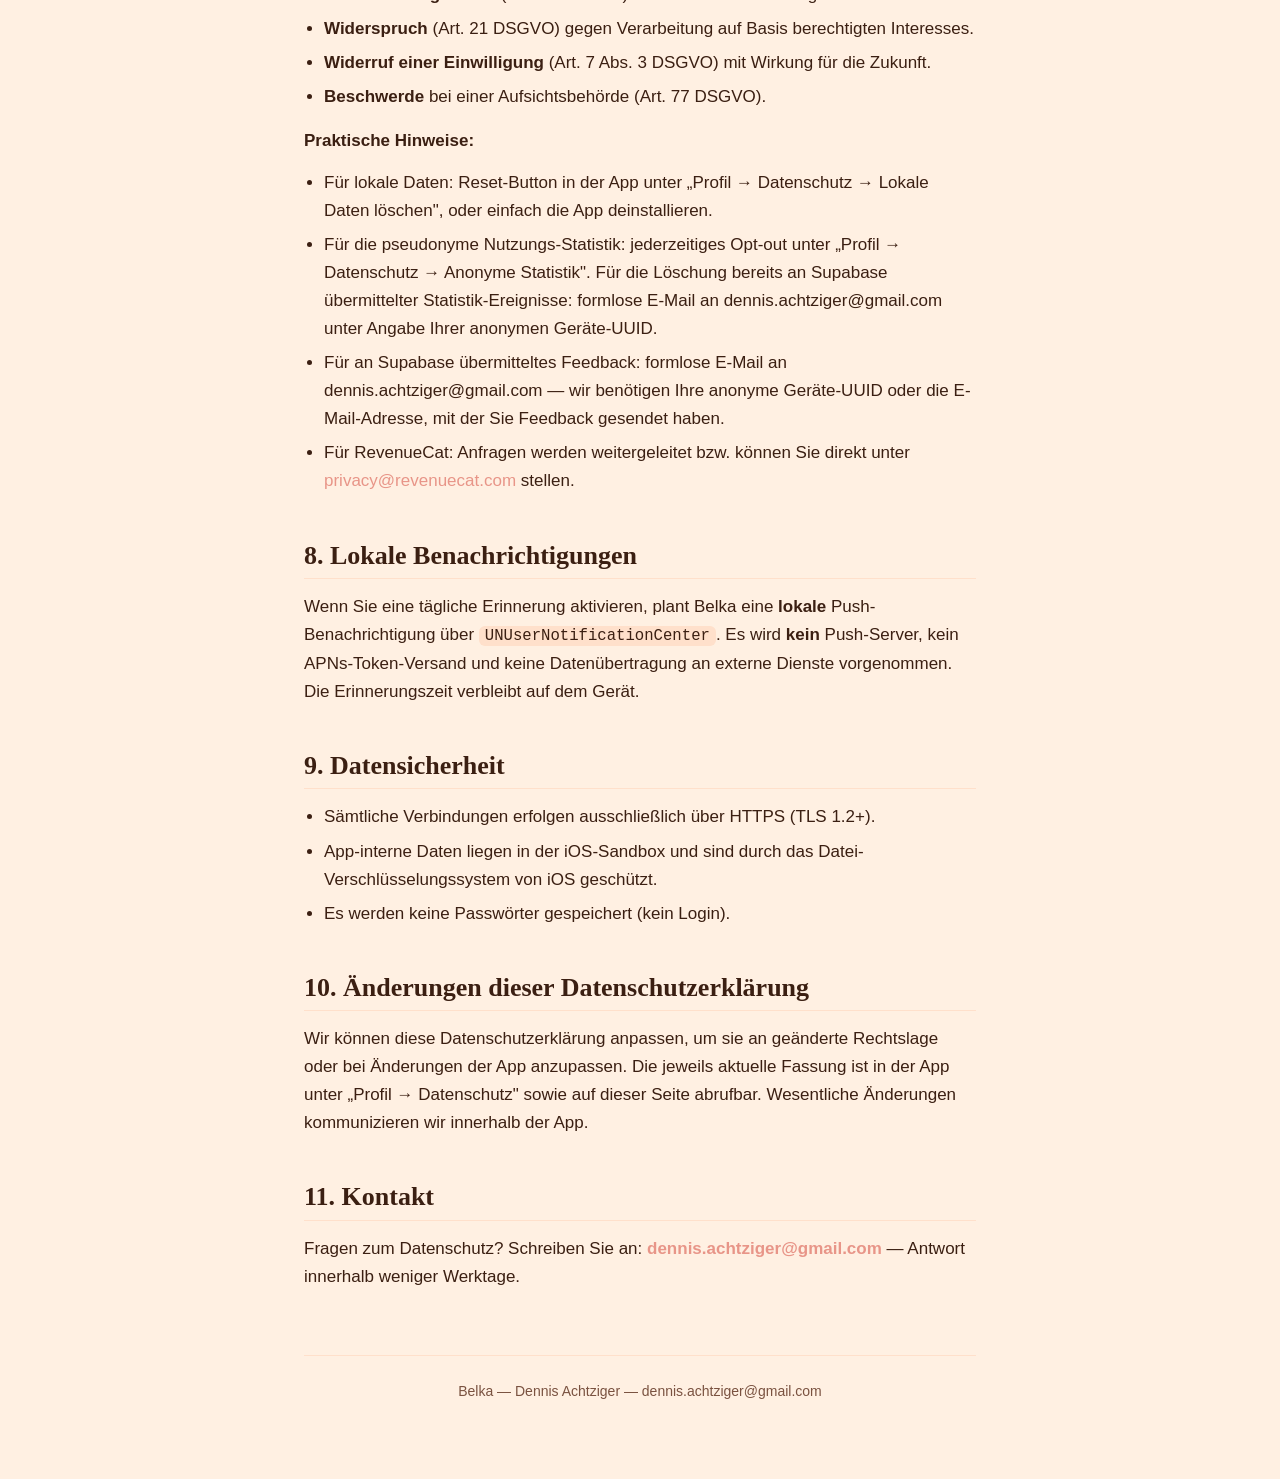
<file: privacy.html>
<!DOCTYPE html>
<html lang="de">
<head>
<meta charset="utf-8">
<meta name="viewport" content="width=device-width, initial-scale=1">
<title>Datenschutzerklärung — Belka</title>
<meta name="description" content="Datenschutzerklärung für die iOS-App Belka. Lokal-first, kein Konto, keine Tracker.">
<style>
  :root {
    --bg: #FFF0E2;
    --bg-2: #FFE0CB;
    --ink: #3B1F12;
    --ink-muted: #7A5240;
    --rose: #E89588;
    --mint: #7EB89C;
  }
  * { box-sizing: border-box; }
  html, body { margin: 0; padding: 0; }
  body {
    background: var(--bg);
    color: var(--ink);
    font-family: -apple-system, BlinkMacSystemFont, "Segoe UI", Roboto, "Helvetica Neue", Helvetica, Arial, sans-serif;
    font-size: 17px;
    line-height: 1.65;
    -webkit-font-smoothing: antialiased;
    -moz-osx-font-smoothing: grayscale;
  }
  .container {
    max-width: 720px;
    margin: 0 auto;
    padding: 56px 24px 80px;
  }
  .topnav {
    margin-bottom: 32px;
    font-size: 14px;
    color: var(--ink-muted);
  }
  .topnav a { color: var(--ink-muted); margin-right: 14px; }
  h1 {
    font-family: ui-serif, "New York", Georgia, "Iowan Old Style", serif;
    font-weight: 600;
    font-size: 40px;
    line-height: 1.15;
    letter-spacing: -0.01em;
    margin: 0 0 12px;
    color: var(--ink);
  }
  h2 {
    font-family: ui-serif, "New York", Georgia, serif;
    font-weight: 600;
    font-size: 26px;
    line-height: 1.25;
    margin: 44px 0 14px;
    padding-bottom: 6px;
    border-bottom: 1px solid var(--bg-2);
  }
  h3 { font-weight: 600; font-size: 19px; margin: 28px 0 8px; color: var(--ink); }
  p { margin: 0 0 14px; color: var(--ink); }
  ul { margin: 0 0 16px 20px; padding: 0; }
  ul li { margin-bottom: 6px; }
  .stand {
    color: var(--ink-muted);
    font-size: 15px;
    margin-bottom: 32px;
  }
  a { color: var(--rose); text-decoration: none; word-break: break-word; }
  a:hover { text-decoration: underline; }
  strong { font-weight: 600; }
  code { background: var(--bg-2); padding: 1px 6px; border-radius: 6px; font-size: 0.92em; }

  footer {
    margin-top: 64px;
    padding-top: 24px;
    border-top: 1px solid var(--bg-2);
    color: var(--ink-muted);
    font-size: 14px;
    text-align: center;
  }
  footer a { color: var(--ink-muted); }
</style>
</head>
<body>
<div class="container">
  <nav class="topnav">
    <a href="index.html">← Belka</a>
    <a href="terms.html">Nutzungsbedingungen</a>
    <a href="support.html">Support</a>
    <a href="privacy-en.html">English</a>
  </nav>

  <h1>Datenschutzerklärung</h1>
  <p class="stand">Stand: Mai 2026</p>

  <h2>1. Verantwortlicher</h2>
  <p>Verantwortlicher im Sinne der Datenschutz-Grundverordnung (DSGVO) und sonstiger nationaler Datenschutzgesetze ist:</p>
  <p><strong>Dennis Achtziger</strong><br>
  E-Mail: <a href="mailto:dennis.achtziger@gmail.com">dennis.achtziger@gmail.com</a></p>
  <p>Eine Datenschutzbeauftragte ist nicht bestellt, da die gesetzlichen Voraussetzungen einer Bestellpflicht nicht erfüllt sind.</p>

  <h2>2. Überblick</h2>
  <p>Belka ist eine iOS-App zum Lernen russischer Vokabeln. Die App ist <strong>lokal-first</strong>:</p>
  <ul>
    <li>Es gibt <strong>kein Benutzerkonto, keine Registrierung und keinen Login</strong>.</li>
    <li>Persönliche Lerndaten (Name, Themen, Tagesziel, Streak, Lernfortschritt) verlassen Ihr Gerät nicht.</li>
    <li>Ein Cloud-Backup oder Sync zwischen Geräten findet nicht statt.</li>
  </ul>
  <p>Die App kontaktiert genau drei externe Dienste:</p>
  <ul>
    <li><strong>Apple App Store / StoreKit</strong> — für den Kauf und die Verifikation des Abonnements <em>Belka Pro</em>.</li>
    <li><strong>RevenueCat</strong> (Anbieter: RevenueCat, Inc., USA) — Validierung des Abonnement-Status.</li>
    <li><strong>Supabase</strong> (Anbieter: Supabase Inc., USA) — pseudonyme Nutzungs-Statistik (Analytics) und Empfang von freiwilligem Nutzer-Feedback. Die Analytics-Übermittlung können Sie jederzeit unter „Profil → Datenschutz → Anonyme Statistik" abschalten.</li>
  </ul>

  <h2>3. Welche Daten werden lokal auf dem Gerät gespeichert?</h2>
  <p>Folgende Daten werden ausschließlich auf Ihrem Gerät (in <code>UserDefaults</code> der App-Sandbox bzw. einer App-Group) gespeichert und verlassen das Gerät nicht:</p>
  <ul>
    <li><strong>Zufällige Geräte-UUID</strong> (anonyme Kennung, einmalig beim ersten Start erzeugt; nicht mit Ihrer Apple-ID, Werbe-ID oder Telefonnummer verknüpft).</li>
    <li><strong>Vorname</strong>, den Sie im Onboarding eingeben (frei wählbar; Sie können auch einen Spitznamen verwenden).</li>
    <li><strong>Altersgruppe</strong>, die Sie im Onboarding auswählen (nur als Altersspanne, nicht das exakte Geburtsdatum).</li>
    <li><strong>Gewählte Themen</strong> (z. B. „Berufsleben", „Politik &amp; Nachrichten").</li>
    <li><strong>Tagesziel</strong> (Anzahl Wörter pro Tag).</li>
    <li><strong>Optionale Erinnerungszeit</strong> (lokale Push-Benachrichtigung über <code>UNUserNotificationCenter</code>).</li>
    <li><strong>Lernfortschritt pro Wort</strong> (SM-2-Algorithmus: Wiederholungsintervall, Fälligkeit, letzte Bewertung).</li>
    <li><strong>Streak-Status, Sitzungsverlauf, Bewertungs-Historie.</strong></li>
    <li><strong>Audio-Cache</strong> (gecachte Aussprache-Dateien, automatische Bereinigung).</li>
  </ul>
  <p><strong>Rechtsgrundlage:</strong> Art. 6 Abs. 1 lit. b DSGVO — die Verarbeitung ist zur Erfüllung des Vertrags (Bereitstellung der App-Funktionalität) erforderlich.</p>
  <p><strong>Speicherdauer:</strong> Solange die App auf Ihrem Gerät installiert ist. Beim Deinstallieren werden alle lokalen Daten von iOS gelöscht. In den Einstellungen der App können Sie unter „Datenschutz" Ihre lokalen Daten manuell zurücksetzen.</p>

  <h2>4. Welche Daten werden an externe Dienste übermittelt?</h2>

  <h3>4.1 RevenueCat (Abo-Validierung)</h3>
  <p>Wenn Sie ein Abonnement starten, wiederherstellen oder die App den Abo-Status prüft, werden folgende Daten an RevenueCat, Inc. (USA) übermittelt:</p>
  <ul>
    <li>Anonyme RevenueCat-App-User-ID (basiert auf der oben genannten zufälligen Geräte-UUID — nicht mit Ihrem Namen verknüpft).</li>
    <li>Gerätemodell und iOS-Version.</li>
    <li>App-Version.</li>
    <li>Apple-Store-Transaktions-Receipt (für die Abo-Verifikation).</li>
  </ul>
  <p><strong>Zweck:</strong> Verifikation des aktiven <em>Belka Pro</em>-Abonnements; Schutz vor Missbrauch.<br>
  <strong>Rechtsgrundlage:</strong> Art. 6 Abs. 1 lit. b DSGVO (Vertragserfüllung).<br>
  <strong>Auftragsverarbeiter:</strong> RevenueCat, Inc., 75 Broadway, San Francisco, CA 94111, USA. Auftragsverarbeitungs-Vertrag (DPA) liegt vor.<br>
  <strong>Datenschutzerklärung von RevenueCat:</strong> <a href="https://www.revenuecat.com/privacy/">https://www.revenuecat.com/privacy/</a></p>

  <h3>4.2 Supabase — Feedback-Formular</h3>
  <p>Wenn Sie freiwillig das Feedback-Formular (Profil → „Feedback geben") nutzen und absenden, werden folgende Daten an Supabase Inc. (USA) übermittelt:</p>
  <ul>
    <li>Anonyme Geräte-UUID (s. o.).</li>
    <li>Ihre 1–5-Sterne-Bewertung.</li>
    <li>Ihr freier Feedback-Text (optional).</li>
    <li>Ihre E-Mail-Adresse, <strong>nur wenn Sie sie aktiv eingeben</strong> und das Feld „Ich bin damit einverstanden, dass ihr mich kontaktiert" angekreuzt haben.</li>
    <li>App-Version, iOS-Version, Sprach-/Locale-Kennung.</li>
  </ul>
  <p><strong>Zweck:</strong> Verbesserung der App; bei Bedarf Rückmeldung an Sie.<br>
  <strong>Rechtsgrundlage:</strong> Art. 6 Abs. 1 lit. a DSGVO (Einwilligung — Sie senden das Formular aktiv ab) bzw. lit. f (berechtigtes Interesse an Produktverbesserung).<br>
  <strong>Auftragsverarbeiter:</strong> Supabase Inc., USA. DPA liegt vor.<br>
  <strong>Datenschutzerklärung von Supabase:</strong> <a href="https://supabase.com/privacy">https://supabase.com/privacy</a></p>
  <p><strong>Speicherdauer Supabase:</strong> Feedback wird gespeichert, bis Sie eine Löschung anfordern (s. § 7). Es werden ausschließlich POST-Anfragen (Schreibvorgänge) gestellt; die App liest keine Daten aus Supabase zurück.</p>

  <h3>4.3 Supabase — Pseudonyme Nutzungs-Statistik (Analytics)</h3>
  <p>Belka erfasst standardmäßig pseudonyme Ereignisse, um zu verstehen, welche Funktionen genutzt werden, wo Nutzer hängen bleiben und ob das Lernkonzept aufgeht. Die Daten werden an unseren eigenen Supabase-Server (USA) übermittelt; <strong>es ist kein Drittanbieter-Analytics-SDK eingebunden</strong> (kein Google Analytics, Firebase, Amplitude, Mixpanel, Facebook etc.).</p>
  <p><strong>Was wird übermittelt:</strong></p>
  <ul>
    <li>Anonyme Geräte-UUID + zufällige Sitzungs-UUID (pro App-Start neu).</li>
    <li>Ereignisname, z. B. <code>app_opened</code>, <code>session_completed</code>, <code>card_rated</code>, <code>paywall_viewed</code>, <code>paywall_purchased</code>, <code>onboarding_completed</code>.</li>
    <li>Ereigniseigenschaften ohne personenbezogenen Inhalt: z. B. ausgewählter Plan, gewählte Themen-IDs, Sitzungsdauer, Anzahl bearbeiteter Karten, Bewertung („hard/okay/easy").</li>
    <li>App-Version, iOS-Version, Sprach-/Locale-Kennung.</li>
  </ul>
  <p><strong>Was NICHT übermittelt wird:</strong> Ihr Vorname, Ihre E-Mail-Adresse (außer Sie schicken Feedback ab — s. § 4.2), Ihre Erinnerungszeit, Ihre Kontakte, Ihr Standort, Ihre Apple-ID, Werbe-IDs, Inhalte aus Eingabefeldern.</p>
  <p><strong>Zweck:</strong> Produktanalyse und -verbesserung.<br>
  <strong>Rechtsgrundlage:</strong> Art. 6 Abs. 1 lit. f DSGVO (berechtigtes Interesse an Produktverbesserung; pseudonymisierte Daten ohne Personenbezug nach Art. 4 Nr. 5 DSGVO).<br>
  <strong>Auftragsverarbeiter:</strong> Supabase Inc., USA. DPA liegt vor.</p>
  <p><strong>Opt-out:</strong> Sie können die Übermittlung jederzeit deaktivieren unter <strong>„Profil → Datenschutz → Anonyme Statistik"</strong>. Mit dem Opt-out werden zukünftige Ereignisse weder erfasst noch gepuffert; bereits lokal gepufferte, noch nicht gesendete Ereignisse werden gelöscht.</p>
  <p><strong>Speicherdauer:</strong> Maximal 24 Monate nach Erfassung; danach werden Roh-Ereignisse gelöscht und nur aggregierte, nicht-personenbezogene Statistiken behalten.</p>

  <h2>5. Drittlandtransfer (USA)</h2>
  <p>Sowohl RevenueCat als auch Supabase verarbeiten Daten in den USA. Die Datenübermittlung erfolgt auf Basis der <strong>Standardvertragsklauseln</strong> der EU-Kommission (SCC, Beschluss 2021/914) und – soweit anwendbar – auf Basis des <strong>EU-U.S. Data Privacy Framework</strong>, sofern der Anbieter zertifiziert ist.</p>
  <p>Sie können bei den jeweiligen Anbietern eine Kopie der Standardvertragsklauseln anfordern.</p>

  <h2>6. Tracking, Werbe-IDs, Cookies</h2>
  <p>Belka verwendet <strong>kein</strong> Tracking im Sinne von App Tracking Transparency, <strong>kein</strong> IDFA, <strong>keine</strong> Werbe-Identifikatoren, <strong>keine</strong> Cookies und <strong>keine</strong> Drittanbieter-Tracking- oder Analytics-SDKs (kein Google Analytics, Firebase, Facebook-SDK, AppsFlyer, Adjust, Branch, Amplitude, Mixpanel etc.).</p>
  <p>Die in § 4.3 beschriebene pseudonyme Nutzungs-Statistik geht ausschließlich an unseren eigenen Server, wird nicht mit Daten anderer Apps oder Websites kombiniert und nicht für Werbung oder Profilbildung verwendet. Sie können sie jederzeit abschalten.</p>
  <p>Die App fragt das App Tracking Transparency-Dialogfeld nicht an, weil sie kein Cross-App- oder Cross-Site-Tracking durchführt.</p>

  <h2>7. Ihre Rechte</h2>
  <p>Sie haben gemäß DSGVO folgende Rechte:</p>
  <ul>
    <li><strong>Auskunft</strong> (Art. 15 DSGVO) — über die Sie betreffenden Daten.</li>
    <li><strong>Berichtigung</strong> (Art. 16 DSGVO) — unrichtiger Daten.</li>
    <li><strong>Löschung</strong> (Art. 17 DSGVO) — der Sie betreffenden Daten.</li>
    <li><strong>Einschränkung der Verarbeitung</strong> (Art. 18 DSGVO).</li>
    <li><strong>Datenübertragbarkeit</strong> (Art. 20 DSGVO) — soweit technisch möglich.</li>
    <li><strong>Widerspruch</strong> (Art. 21 DSGVO) gegen Verarbeitung auf Basis berechtigten Interesses.</li>
    <li><strong>Widerruf einer Einwilligung</strong> (Art. 7 Abs. 3 DSGVO) mit Wirkung für die Zukunft.</li>
    <li><strong>Beschwerde</strong> bei einer Aufsichtsbehörde (Art. 77 DSGVO).</li>
  </ul>
  <p><strong>Praktische Hinweise:</strong></p>
  <ul>
    <li>Für lokale Daten: Reset-Button in der App unter „Profil → Datenschutz → Lokale Daten löschen", oder einfach die App deinstallieren.</li>
    <li>Für die pseudonyme Nutzungs-Statistik: jederzeitiges Opt-out unter „Profil → Datenschutz → Anonyme Statistik". Für die Löschung bereits an Supabase übermittelter Statistik-Ereignisse: formlose E-Mail an dennis.achtziger@gmail.com unter Angabe Ihrer anonymen Geräte-UUID.</li>
    <li>Für an Supabase übermitteltes Feedback: formlose E-Mail an dennis.achtziger@gmail.com — wir benötigen Ihre anonyme Geräte-UUID oder die E-Mail-Adresse, mit der Sie Feedback gesendet haben.</li>
    <li>Für RevenueCat: Anfragen werden weitergeleitet bzw. können Sie direkt unter <a href="mailto:privacy@revenuecat.com">privacy@revenuecat.com</a> stellen.</li>
  </ul>

  <h2>8. Lokale Benachrichtigungen</h2>
  <p>Wenn Sie eine tägliche Erinnerung aktivieren, plant Belka eine <strong>lokale</strong> Push-Benachrichtigung über <code>UNUserNotificationCenter</code>. Es wird <strong>kein</strong> Push-Server, kein APNs-Token-Versand und keine Datenübertragung an externe Dienste vorgenommen. Die Erinnerungszeit verbleibt auf dem Gerät.</p>

  <h2>9. Datensicherheit</h2>
  <ul>
    <li>Sämtliche Verbindungen erfolgen ausschließlich über HTTPS (TLS 1.2+).</li>
    <li>App-interne Daten liegen in der iOS-Sandbox und sind durch das Datei-Verschlüsselungssystem von iOS geschützt.</li>
    <li>Es werden keine Passwörter gespeichert (kein Login).</li>
  </ul>

  <h2>10. Änderungen dieser Datenschutzerklärung</h2>
  <p>Wir können diese Datenschutzerklärung anpassen, um sie an geänderte Rechtslage oder bei Änderungen der App anzupassen. Die jeweils aktuelle Fassung ist in der App unter „Profil → Datenschutz" sowie auf dieser Seite abrufbar. Wesentliche Änderungen kommunizieren wir innerhalb der App.</p>

  <h2>11. Kontakt</h2>
  <p>Fragen zum Datenschutz? Schreiben Sie an: <a href="mailto:dennis.achtziger@gmail.com"><strong>dennis.achtziger@gmail.com</strong></a> — Antwort innerhalb weniger Werktage.</p>

  <footer>
    Belka — Dennis Achtziger — <a href="mailto:dennis.achtziger@gmail.com">dennis.achtziger@gmail.com</a>
  </footer>
</div>
</body>
</html>
</file>
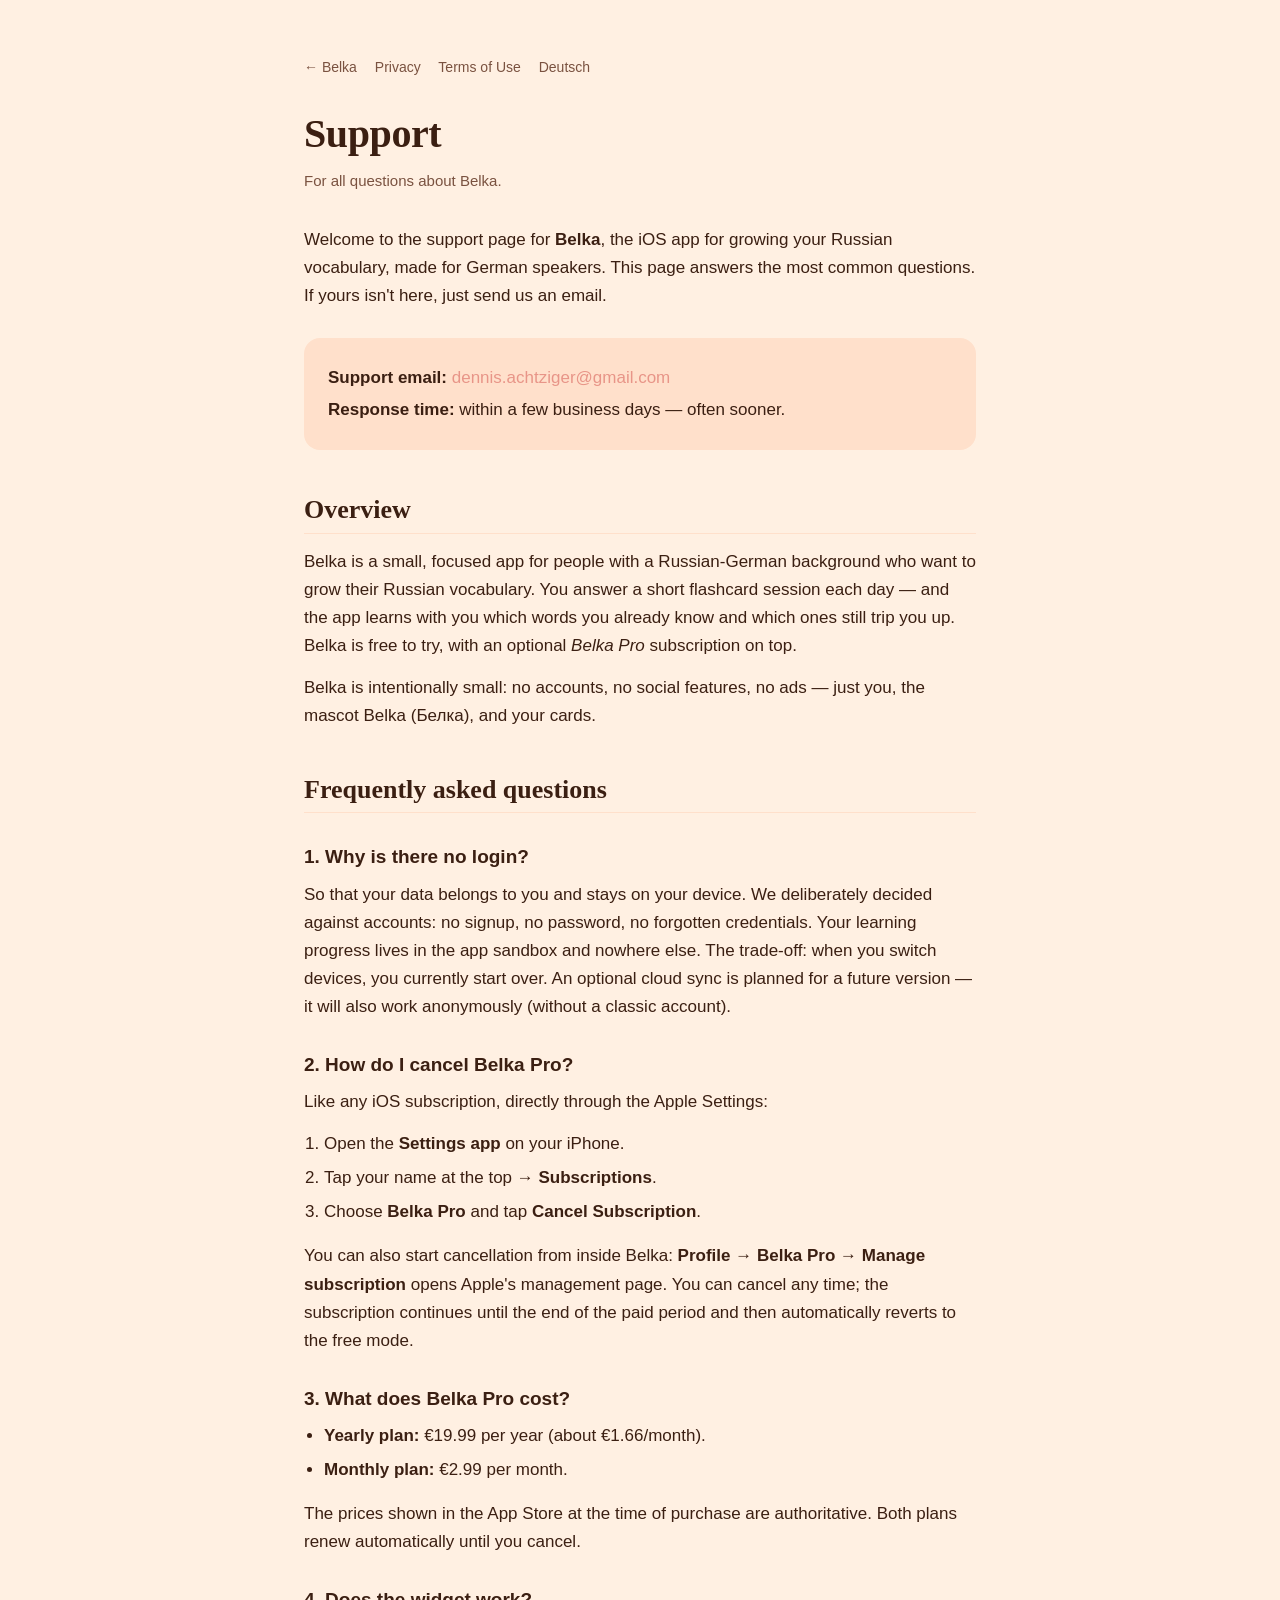
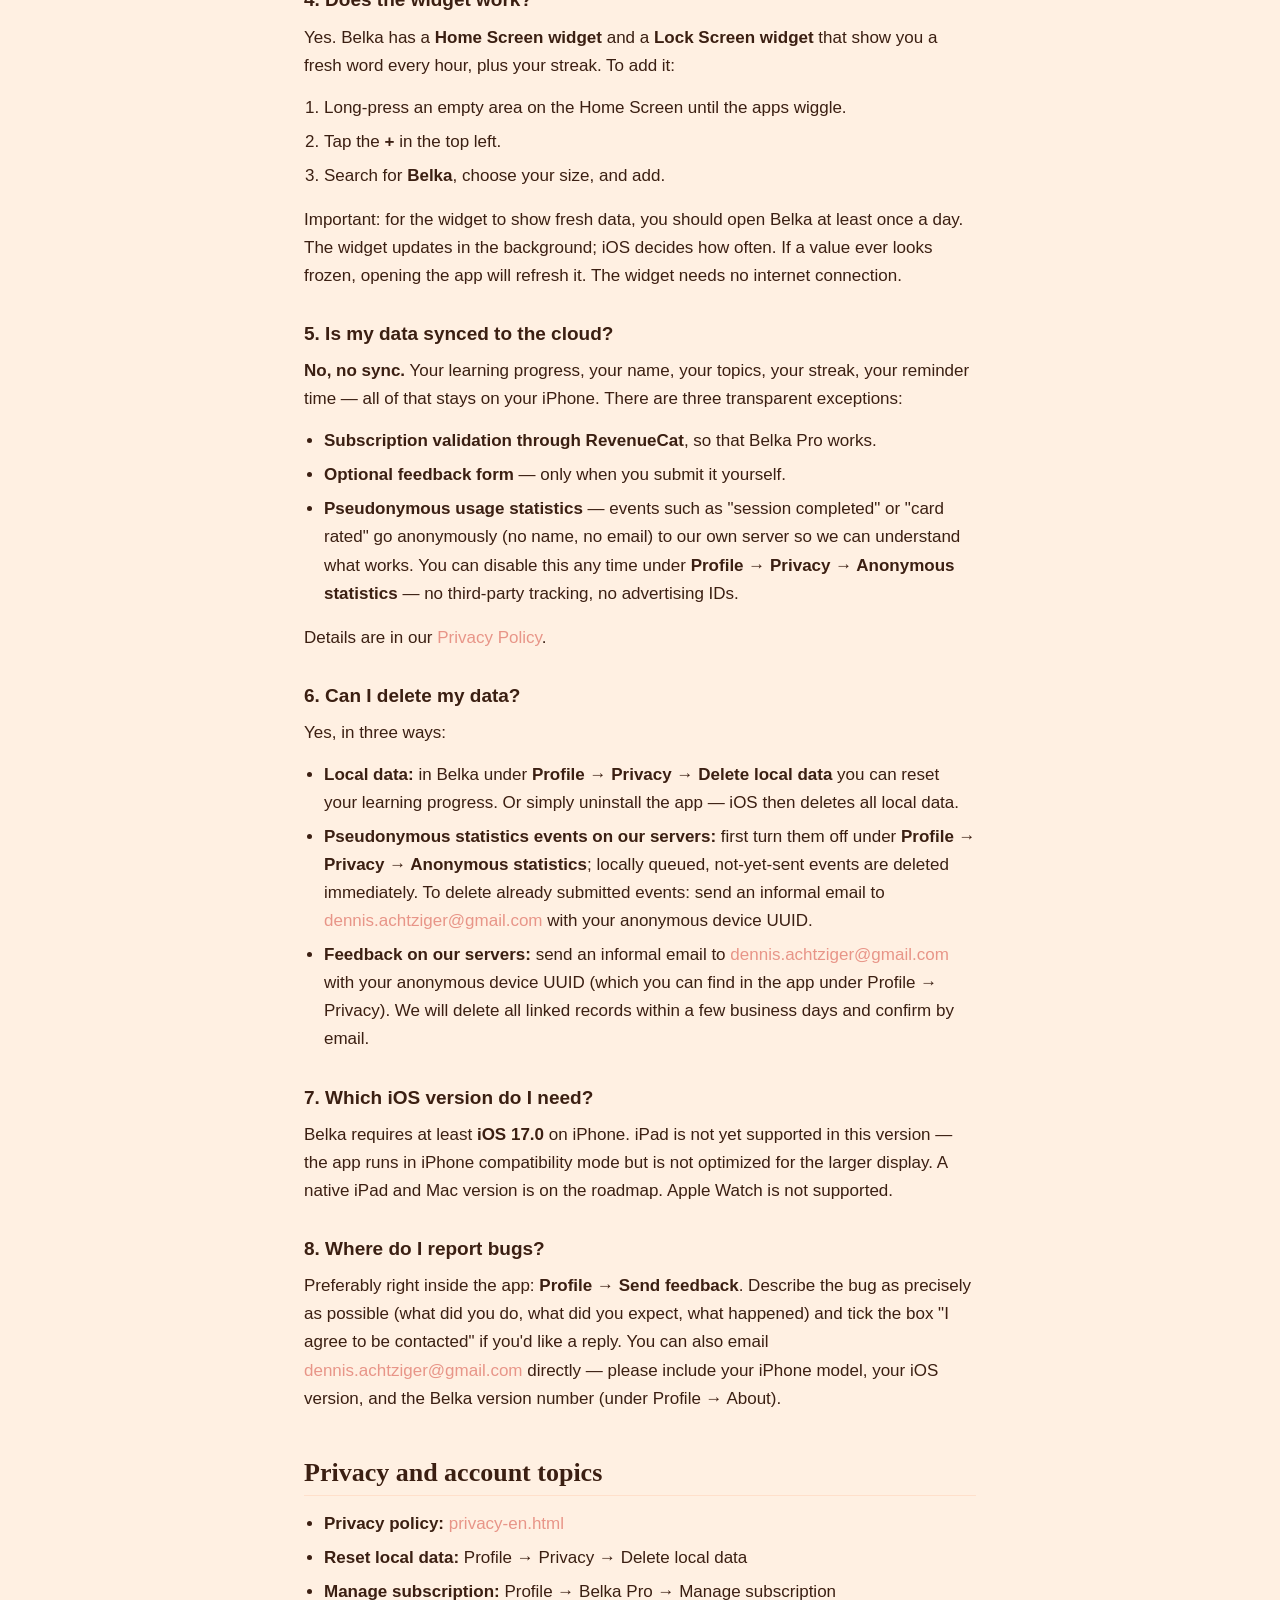
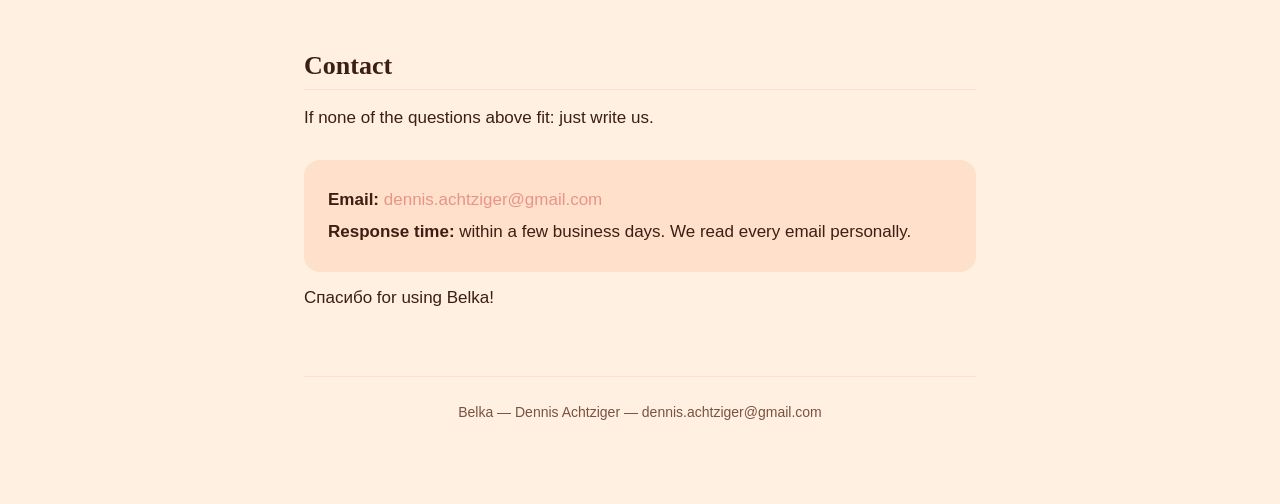
<file: support-en.html>
<!DOCTYPE html>
<html lang="en">
<head>
<meta charset="utf-8">
<meta name="viewport" content="width=device-width, initial-scale=1">
<title>Support — Belka</title>
<meta name="description" content="Support, FAQ and contact for the iOS app Belka.">
<style>
  :root { --bg: #FFF0E2; --bg-2: #FFE0CB; --ink: #3B1F12; --ink-muted: #7A5240; --rose: #E89588; --mint: #7EB89C; }
  * { box-sizing: border-box; }
  html, body { margin: 0; padding: 0; }
  body { background: var(--bg); color: var(--ink); font-family: -apple-system, BlinkMacSystemFont, "Segoe UI", Roboto, "Helvetica Neue", Helvetica, Arial, sans-serif; font-size: 17px; line-height: 1.65; -webkit-font-smoothing: antialiased; -moz-osx-font-smoothing: grayscale; }
  .container { max-width: 720px; margin: 0 auto; padding: 56px 24px 80px; }
  .topnav { margin-bottom: 32px; font-size: 14px; color: var(--ink-muted); }
  .topnav a { color: var(--ink-muted); margin-right: 14px; }
  h1 { font-family: ui-serif, "New York", Georgia, serif; font-weight: 600; font-size: 40px; line-height: 1.15; letter-spacing: -0.01em; margin: 0 0 12px; }
  h2 { font-family: ui-serif, "New York", Georgia, serif; font-weight: 600; font-size: 26px; line-height: 1.25; margin: 44px 0 14px; padding-bottom: 6px; border-bottom: 1px solid var(--bg-2); }
  h3 { font-weight: 600; font-size: 19px; margin: 28px 0 8px; }
  p { margin: 0 0 14px; }
  ul, ol { margin: 0 0 16px 20px; padding: 0; }
  ul li, ol li { margin-bottom: 6px; }
  .stand { color: var(--ink-muted); font-size: 15px; margin-bottom: 32px; }
  a { color: var(--rose); text-decoration: none; word-break: break-word; }
  a:hover { text-decoration: underline; }
  strong { font-weight: 600; }
  .contact-box {
    background: var(--bg-2);
    border-radius: 16px;
    padding: 22px 24px;
    margin: 28px 0 12px;
  }
  .contact-box p { margin: 4px 0; }
  footer { margin-top: 64px; padding-top: 24px; border-top: 1px solid var(--bg-2); color: var(--ink-muted); font-size: 14px; text-align: center; }
  footer a { color: var(--ink-muted); }
</style>
</head>
<body>
<div class="container">
  <nav class="topnav">
    <a href="index-en.html">← Belka</a>
    <a href="privacy-en.html">Privacy</a>
    <a href="terms-en.html">Terms of Use</a>
    <a href="support.html">Deutsch</a>
  </nav>

  <h1>Support</h1>
  <p class="stand">For all questions about Belka.</p>

  <p>Welcome to the support page for <strong>Belka</strong>, the iOS app for growing your Russian vocabulary, made for German speakers. This page answers the most common questions. If yours isn't here, just send us an email.</p>

  <div class="contact-box">
    <p><strong>Support email:</strong> <a href="mailto:dennis.achtziger@gmail.com">dennis.achtziger@gmail.com</a></p>
    <p><strong>Response time:</strong> within a few business days — often sooner.</p>
  </div>

  <h2>Overview</h2>
  <p>Belka is a small, focused app for people with a Russian-German background who want to grow their Russian vocabulary. You answer a short flashcard session each day — and the app learns with you which words you already know and which ones still trip you up. Belka is free to try, with an optional <em>Belka Pro</em> subscription on top.</p>
  <p>Belka is intentionally small: no accounts, no social features, no ads — just you, the mascot Belka (Белка), and your cards.</p>

  <h2>Frequently asked questions</h2>

  <h3>1. Why is there no login?</h3>
  <p>So that your data belongs to you and stays on your device. We deliberately decided against accounts: no signup, no password, no forgotten credentials. Your learning progress lives in the app sandbox and nowhere else. The trade-off: when you switch devices, you currently start over. An optional cloud sync is planned for a future version — it will also work anonymously (without a classic account).</p>

  <h3>2. How do I cancel Belka Pro?</h3>
  <p>Like any iOS subscription, directly through the Apple Settings:</p>
  <ol>
    <li>Open the <strong>Settings app</strong> on your iPhone.</li>
    <li>Tap your name at the top → <strong>Subscriptions</strong>.</li>
    <li>Choose <strong>Belka Pro</strong> and tap <strong>Cancel Subscription</strong>.</li>
  </ol>
  <p>You can also start cancellation from inside Belka: <strong>Profile → Belka Pro → Manage subscription</strong> opens Apple's management page. You can cancel any time; the subscription continues until the end of the paid period and then automatically reverts to the free mode.</p>

  <h3>3. What does Belka Pro cost?</h3>
  <ul>
    <li><strong>Yearly plan:</strong> €19.99 per year (about €1.66/month).</li>
    <li><strong>Monthly plan:</strong> €2.99 per month.</li>
  </ul>
  <p>The prices shown in the App Store at the time of purchase are authoritative. Both plans renew automatically until you cancel.</p>

  <h3>4. Does the widget work?</h3>
  <p>Yes. Belka has a <strong>Home Screen widget</strong> and a <strong>Lock Screen widget</strong> that show you a fresh word every hour, plus your streak. To add it:</p>
  <ol>
    <li>Long-press an empty area on the Home Screen until the apps wiggle.</li>
    <li>Tap the <strong>+</strong> in the top left.</li>
    <li>Search for <strong>Belka</strong>, choose your size, and add.</li>
  </ol>
  <p>Important: for the widget to show fresh data, you should open Belka at least once a day. The widget updates in the background; iOS decides how often. If a value ever looks frozen, opening the app will refresh it. The widget needs no internet connection.</p>

  <h3>5. Is my data synced to the cloud?</h3>
  <p><strong>No, no sync.</strong> Your learning progress, your name, your topics, your streak, your reminder time — all of that stays on your iPhone. There are three transparent exceptions:</p>
  <ul>
    <li><strong>Subscription validation through RevenueCat</strong>, so that Belka Pro works.</li>
    <li><strong>Optional feedback form</strong> — only when you submit it yourself.</li>
    <li><strong>Pseudonymous usage statistics</strong> — events such as "session completed" or "card rated" go anonymously (no name, no email) to our own server so we can understand what works. You can disable this any time under <strong>Profile → Privacy → Anonymous statistics</strong> — no third-party tracking, no advertising IDs.</li>
  </ul>
  <p>Details are in our <a href="privacy-en.html">Privacy Policy</a>.</p>

  <h3>6. Can I delete my data?</h3>
  <p>Yes, in three ways:</p>
  <ul>
    <li><strong>Local data:</strong> in Belka under <strong>Profile → Privacy → Delete local data</strong> you can reset your learning progress. Or simply uninstall the app — iOS then deletes all local data.</li>
    <li><strong>Pseudonymous statistics events on our servers:</strong> first turn them off under <strong>Profile → Privacy → Anonymous statistics</strong>; locally queued, not-yet-sent events are deleted immediately. To delete already submitted events: send an informal email to <a href="mailto:dennis.achtziger@gmail.com">dennis.achtziger@gmail.com</a> with your anonymous device UUID.</li>
    <li><strong>Feedback on our servers:</strong> send an informal email to <a href="mailto:dennis.achtziger@gmail.com">dennis.achtziger@gmail.com</a> with your anonymous device UUID (which you can find in the app under Profile → Privacy). We will delete all linked records within a few business days and confirm by email.</li>
  </ul>

  <h3>7. Which iOS version do I need?</h3>
  <p>Belka requires at least <strong>iOS 17.0</strong> on iPhone. iPad is not yet supported in this version — the app runs in iPhone compatibility mode but is not optimized for the larger display. A native iPad and Mac version is on the roadmap. Apple Watch is not supported.</p>

  <h3>8. Where do I report bugs?</h3>
  <p>Preferably right inside the app: <strong>Profile → Send feedback</strong>. Describe the bug as precisely as possible (what did you do, what did you expect, what happened) and tick the box "I agree to be contacted" if you'd like a reply. You can also email <a href="mailto:dennis.achtziger@gmail.com">dennis.achtziger@gmail.com</a> directly — please include your iPhone model, your iOS version, and the Belka version number (under Profile → About).</p>

  <h2>Privacy and account topics</h2>
  <ul>
    <li><strong>Privacy policy:</strong> <a href="privacy-en.html">privacy-en.html</a></li>
    <li><strong>Reset local data:</strong> Profile → Privacy → Delete local data</li>
    <li><strong>Manage subscription:</strong> Profile → Belka Pro → Manage subscription</li>
  </ul>

  <h2>Contact</h2>
  <p>If none of the questions above fit: just write us.</p>
  <div class="contact-box">
    <p><strong>Email:</strong> <a href="mailto:dennis.achtziger@gmail.com">dennis.achtziger@gmail.com</a></p>
    <p><strong>Response time:</strong> within a few business days. We read every email personally.</p>
  </div>
  <p>Спасибо for using Belka!</p>

  <footer>
    Belka — Dennis Achtziger — <a href="mailto:dennis.achtziger@gmail.com">dennis.achtziger@gmail.com</a>
  </footer>
</div>
</body>
</html>
</file>
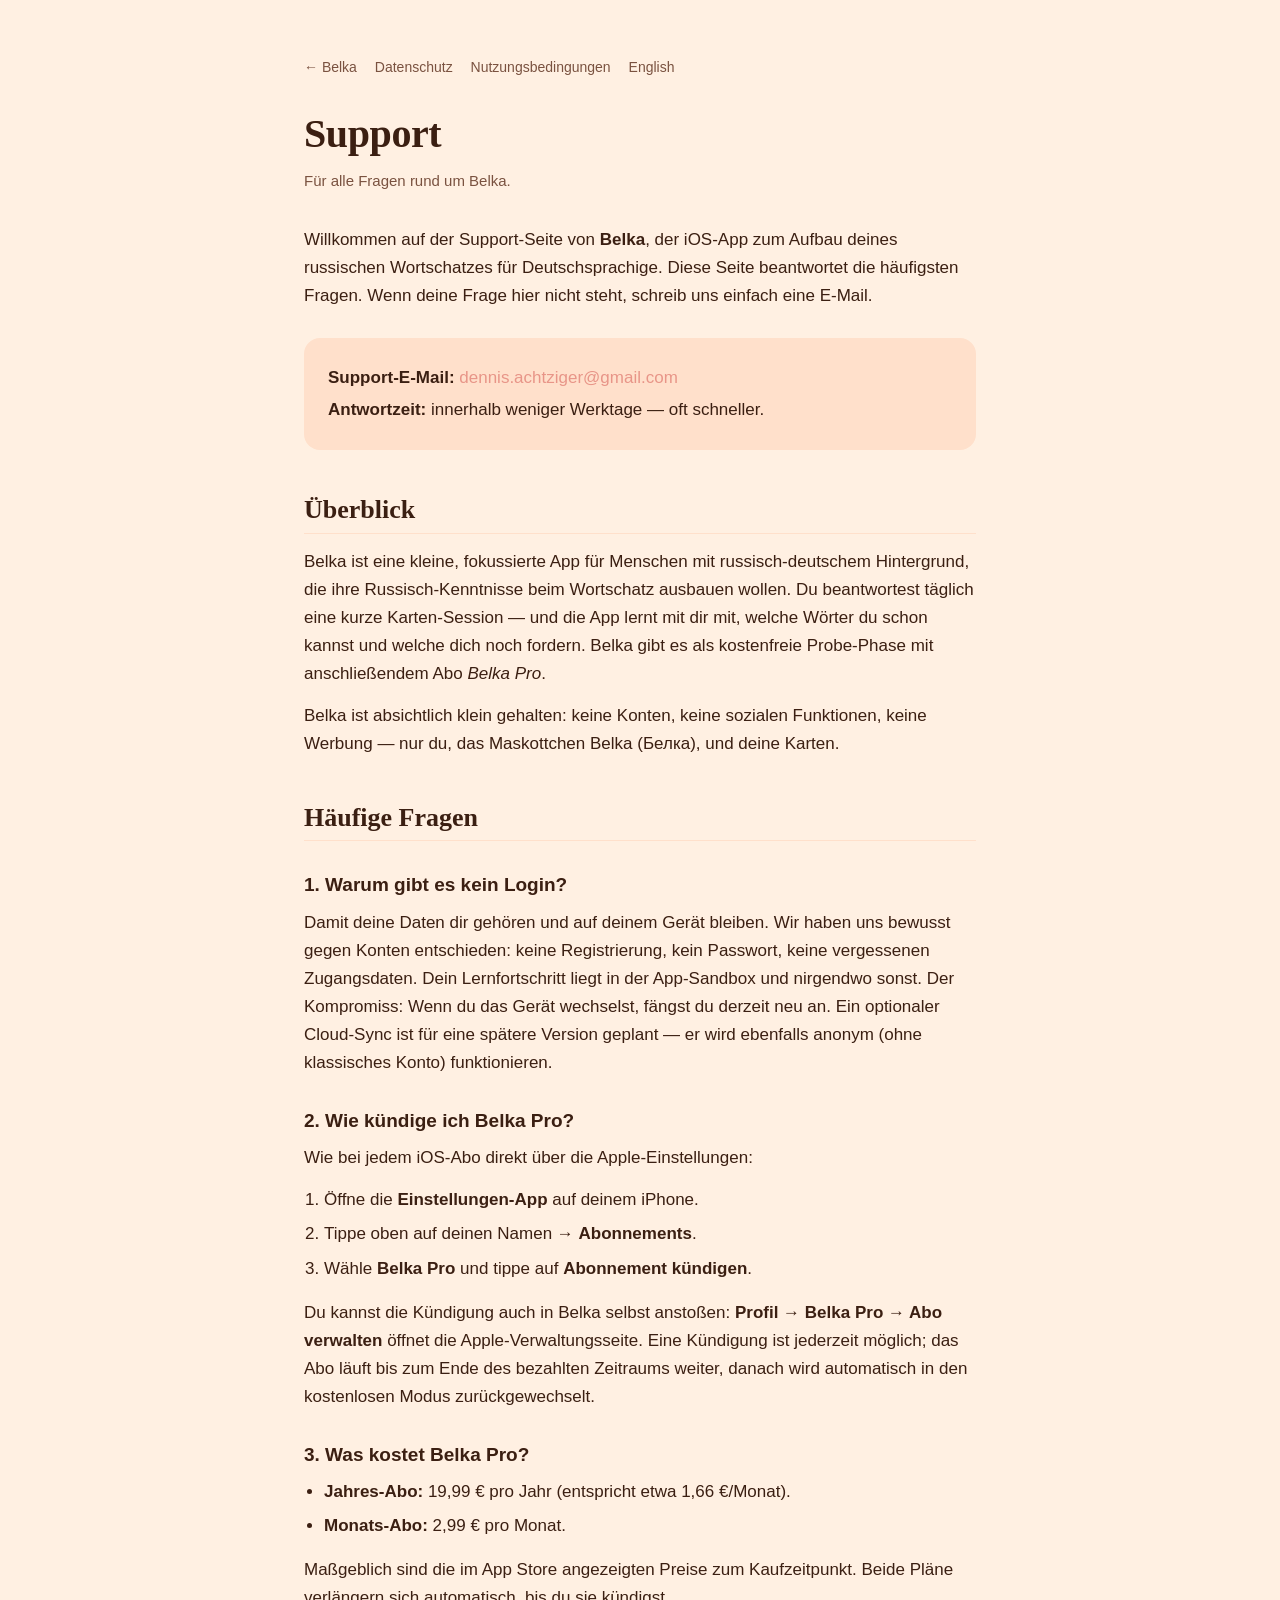
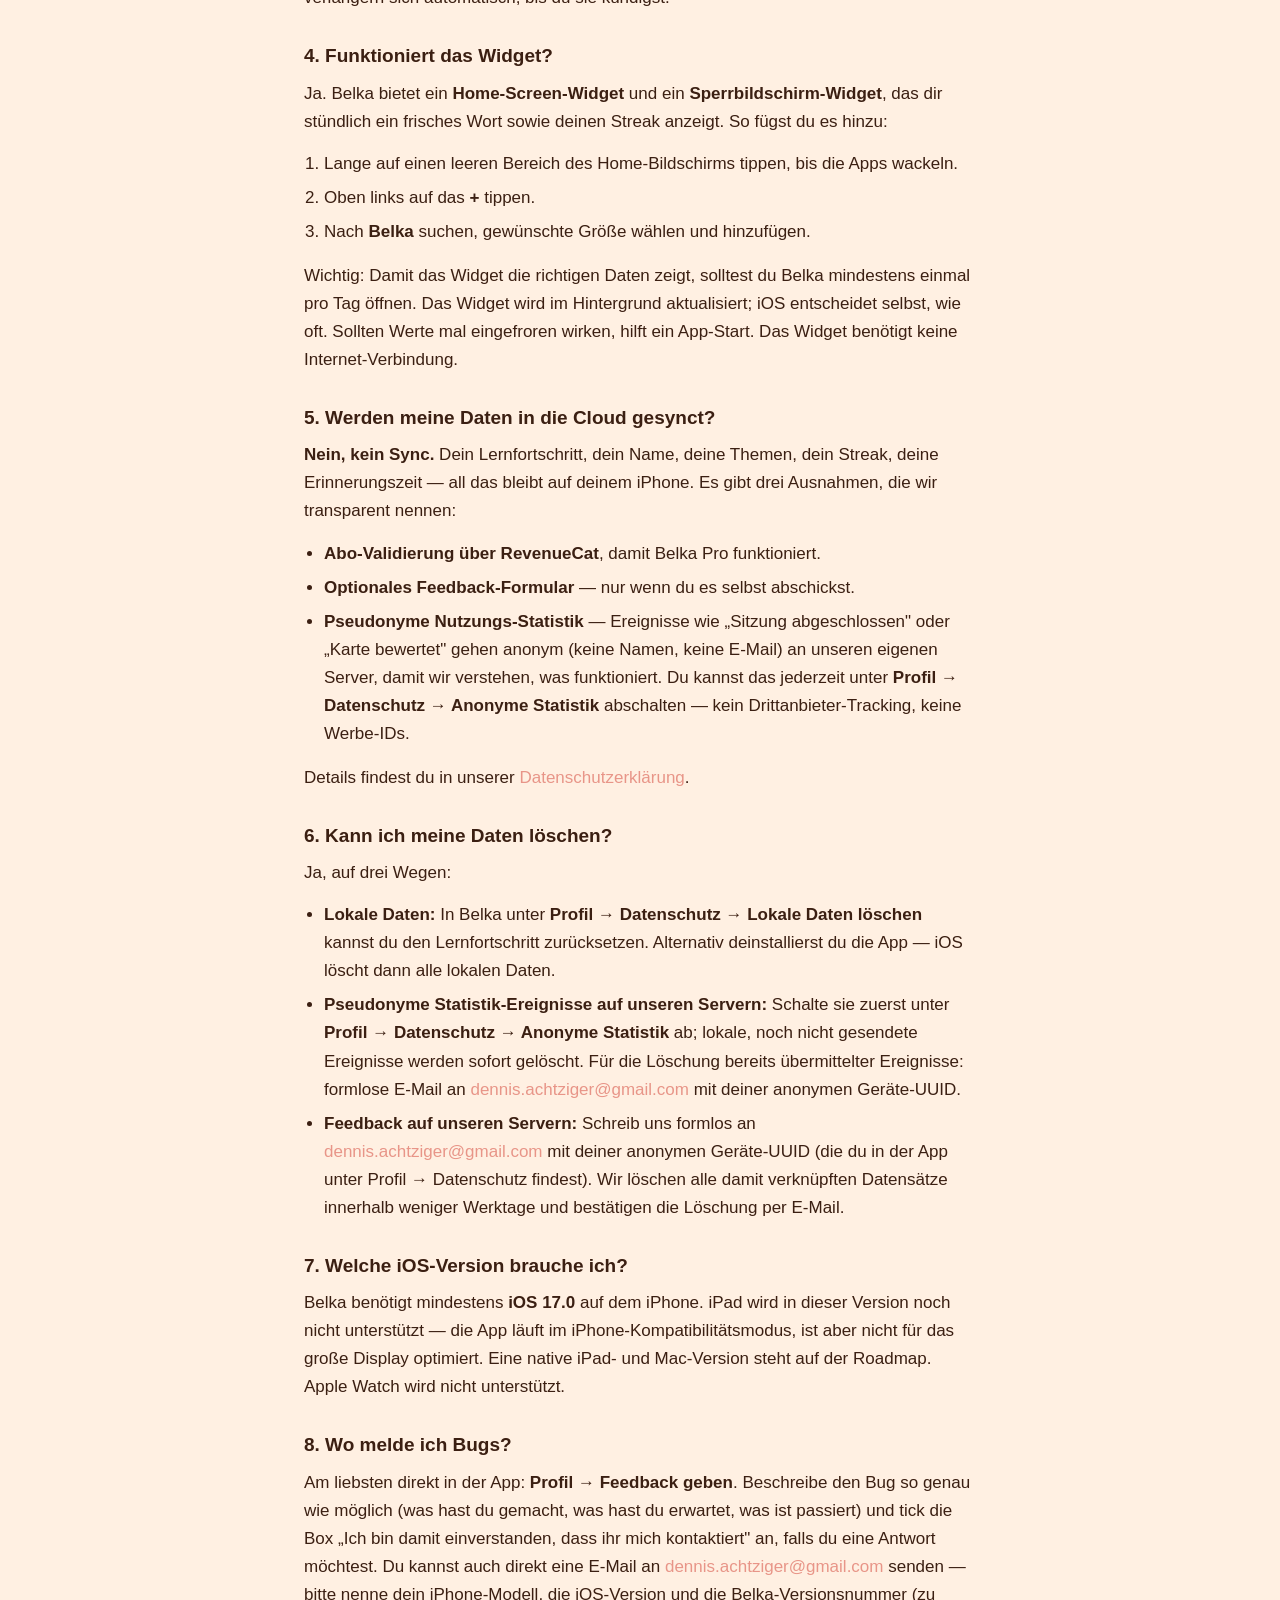
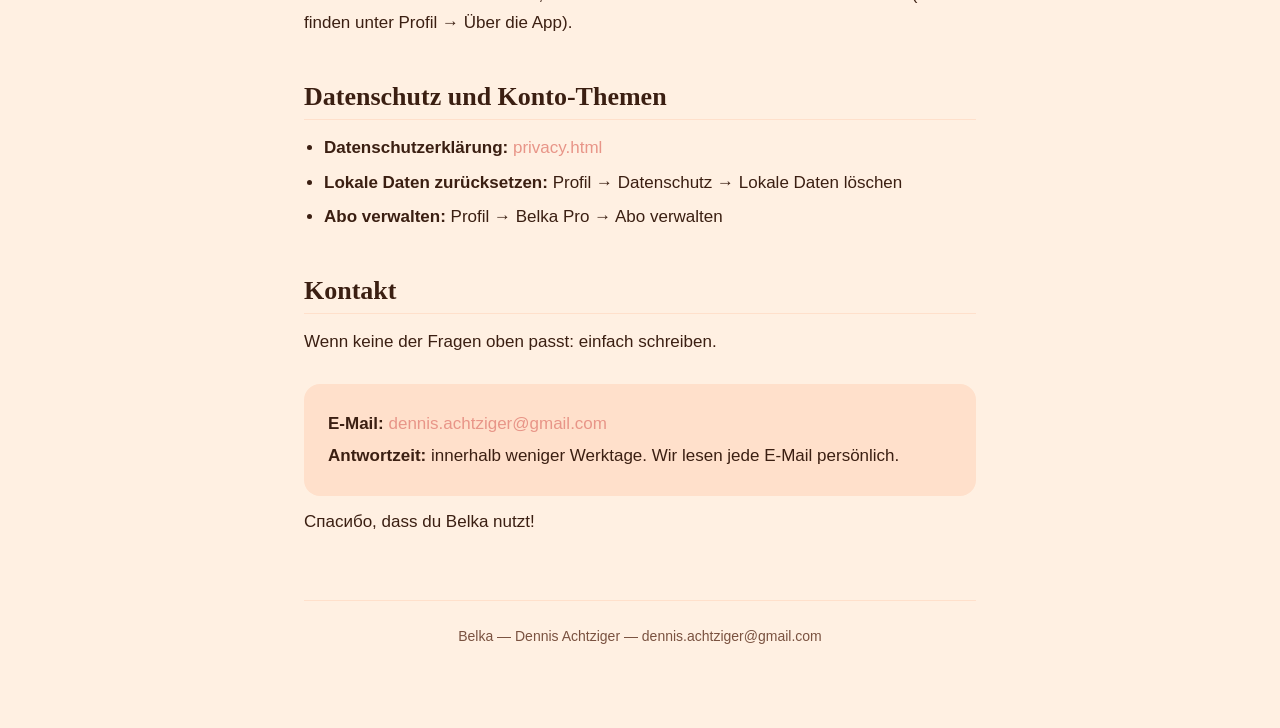
<file: support.html>
<!DOCTYPE html>
<html lang="de">
<head>
<meta charset="utf-8">
<meta name="viewport" content="width=device-width, initial-scale=1">
<title>Support — Belka</title>
<meta name="description" content="Support, FAQ und Kontakt für die iOS-App Belka.">
<style>
  :root { --bg: #FFF0E2; --bg-2: #FFE0CB; --ink: #3B1F12; --ink-muted: #7A5240; --rose: #E89588; --mint: #7EB89C; }
  * { box-sizing: border-box; }
  html, body { margin: 0; padding: 0; }
  body { background: var(--bg); color: var(--ink); font-family: -apple-system, BlinkMacSystemFont, "Segoe UI", Roboto, "Helvetica Neue", Helvetica, Arial, sans-serif; font-size: 17px; line-height: 1.65; -webkit-font-smoothing: antialiased; -moz-osx-font-smoothing: grayscale; }
  .container { max-width: 720px; margin: 0 auto; padding: 56px 24px 80px; }
  .topnav { margin-bottom: 32px; font-size: 14px; color: var(--ink-muted); }
  .topnav a { color: var(--ink-muted); margin-right: 14px; }
  h1 { font-family: ui-serif, "New York", Georgia, serif; font-weight: 600; font-size: 40px; line-height: 1.15; letter-spacing: -0.01em; margin: 0 0 12px; }
  h2 { font-family: ui-serif, "New York", Georgia, serif; font-weight: 600; font-size: 26px; line-height: 1.25; margin: 44px 0 14px; padding-bottom: 6px; border-bottom: 1px solid var(--bg-2); }
  h3 { font-weight: 600; font-size: 19px; margin: 28px 0 8px; }
  p { margin: 0 0 14px; }
  ul, ol { margin: 0 0 16px 20px; padding: 0; }
  ul li, ol li { margin-bottom: 6px; }
  .stand { color: var(--ink-muted); font-size: 15px; margin-bottom: 32px; }
  a { color: var(--rose); text-decoration: none; word-break: break-word; }
  a:hover { text-decoration: underline; }
  strong { font-weight: 600; }
  .contact-box {
    background: var(--bg-2);
    border-radius: 16px;
    padding: 22px 24px;
    margin: 28px 0 12px;
  }
  .contact-box p { margin: 4px 0; }
  footer { margin-top: 64px; padding-top: 24px; border-top: 1px solid var(--bg-2); color: var(--ink-muted); font-size: 14px; text-align: center; }
  footer a { color: var(--ink-muted); }
</style>
</head>
<body>
<div class="container">
  <nav class="topnav">
    <a href="index.html">← Belka</a>
    <a href="privacy.html">Datenschutz</a>
    <a href="terms.html">Nutzungsbedingungen</a>
    <a href="support-en.html">English</a>
  </nav>

  <h1>Support</h1>
  <p class="stand">Für alle Fragen rund um Belka.</p>

  <p>Willkommen auf der Support-Seite von <strong>Belka</strong>, der iOS-App zum Aufbau deines russischen Wortschatzes für Deutschsprachige. Diese Seite beantwortet die häufigsten Fragen. Wenn deine Frage hier nicht steht, schreib uns einfach eine E-Mail.</p>

  <div class="contact-box">
    <p><strong>Support-E-Mail:</strong> <a href="mailto:dennis.achtziger@gmail.com">dennis.achtziger@gmail.com</a></p>
    <p><strong>Antwortzeit:</strong> innerhalb weniger Werktage — oft schneller.</p>
  </div>

  <h2>Überblick</h2>
  <p>Belka ist eine kleine, fokussierte App für Menschen mit russisch-deutschem Hintergrund, die ihre Russisch-Kenntnisse beim Wortschatz ausbauen wollen. Du beantwortest täglich eine kurze Karten-Session — und die App lernt mit dir mit, welche Wörter du schon kannst und welche dich noch fordern. Belka gibt es als kostenfreie Probe-Phase mit anschließendem Abo <em>Belka Pro</em>.</p>
  <p>Belka ist absichtlich klein gehalten: keine Konten, keine sozialen Funktionen, keine Werbung — nur du, das Maskottchen Belka (Белка), und deine Karten.</p>

  <h2>Häufige Fragen</h2>

  <h3>1. Warum gibt es kein Login?</h3>
  <p>Damit deine Daten dir gehören und auf deinem Gerät bleiben. Wir haben uns bewusst gegen Konten entschieden: keine Registrierung, kein Passwort, keine vergessenen Zugangsdaten. Dein Lernfortschritt liegt in der App-Sandbox und nirgendwo sonst. Der Kompromiss: Wenn du das Gerät wechselst, fängst du derzeit neu an. Ein optionaler Cloud-Sync ist für eine spätere Version geplant — er wird ebenfalls anonym (ohne klassisches Konto) funktionieren.</p>

  <h3>2. Wie kündige ich Belka Pro?</h3>
  <p>Wie bei jedem iOS-Abo direkt über die Apple-Einstellungen:</p>
  <ol>
    <li>Öffne die <strong>Einstellungen-App</strong> auf deinem iPhone.</li>
    <li>Tippe oben auf deinen Namen → <strong>Abonnements</strong>.</li>
    <li>Wähle <strong>Belka Pro</strong> und tippe auf <strong>Abonnement kündigen</strong>.</li>
  </ol>
  <p>Du kannst die Kündigung auch in Belka selbst anstoßen: <strong>Profil → Belka Pro → Abo verwalten</strong> öffnet die Apple-Verwaltungsseite. Eine Kündigung ist jederzeit möglich; das Abo läuft bis zum Ende des bezahlten Zeitraums weiter, danach wird automatisch in den kostenlosen Modus zurückgewechselt.</p>

  <h3>3. Was kostet Belka Pro?</h3>
  <ul>
    <li><strong>Jahres-Abo:</strong> 19,99 € pro Jahr (entspricht etwa 1,66 €/Monat).</li>
    <li><strong>Monats-Abo:</strong> 2,99 € pro Monat.</li>
  </ul>
  <p>Maßgeblich sind die im App Store angezeigten Preise zum Kaufzeitpunkt. Beide Pläne verlängern sich automatisch, bis du sie kündigst.</p>

  <h3>4. Funktioniert das Widget?</h3>
  <p>Ja. Belka bietet ein <strong>Home-Screen-Widget</strong> und ein <strong>Sperrbildschirm-Widget</strong>, das dir stündlich ein frisches Wort sowie deinen Streak anzeigt. So fügst du es hinzu:</p>
  <ol>
    <li>Lange auf einen leeren Bereich des Home-Bildschirms tippen, bis die Apps wackeln.</li>
    <li>Oben links auf das <strong>+</strong> tippen.</li>
    <li>Nach <strong>Belka</strong> suchen, gewünschte Größe wählen und hinzufügen.</li>
  </ol>
  <p>Wichtig: Damit das Widget die richtigen Daten zeigt, solltest du Belka mindestens einmal pro Tag öffnen. Das Widget wird im Hintergrund aktualisiert; iOS entscheidet selbst, wie oft. Sollten Werte mal eingefroren wirken, hilft ein App-Start. Das Widget benötigt keine Internet-Verbindung.</p>

  <h3>5. Werden meine Daten in die Cloud gesynct?</h3>
  <p><strong>Nein, kein Sync.</strong> Dein Lernfortschritt, dein Name, deine Themen, dein Streak, deine Erinnerungszeit — all das bleibt auf deinem iPhone. Es gibt drei Ausnahmen, die wir transparent nennen:</p>
  <ul>
    <li><strong>Abo-Validierung über RevenueCat</strong>, damit Belka Pro funktioniert.</li>
    <li><strong>Optionales Feedback-Formular</strong> — nur wenn du es selbst abschickst.</li>
    <li><strong>Pseudonyme Nutzungs-Statistik</strong> — Ereignisse wie „Sitzung abgeschlossen" oder „Karte bewertet" gehen anonym (keine Namen, keine E-Mail) an unseren eigenen Server, damit wir verstehen, was funktioniert. Du kannst das jederzeit unter <strong>Profil → Datenschutz → Anonyme Statistik</strong> abschalten — kein Drittanbieter-Tracking, keine Werbe-IDs.</li>
  </ul>
  <p>Details findest du in unserer <a href="privacy.html">Datenschutzerklärung</a>.</p>

  <h3>6. Kann ich meine Daten löschen?</h3>
  <p>Ja, auf drei Wegen:</p>
  <ul>
    <li><strong>Lokale Daten:</strong> In Belka unter <strong>Profil → Datenschutz → Lokale Daten löschen</strong> kannst du den Lernfortschritt zurücksetzen. Alternativ deinstallierst du die App — iOS löscht dann alle lokalen Daten.</li>
    <li><strong>Pseudonyme Statistik-Ereignisse auf unseren Servern:</strong> Schalte sie zuerst unter <strong>Profil → Datenschutz → Anonyme Statistik</strong> ab; lokale, noch nicht gesendete Ereignisse werden sofort gelöscht. Für die Löschung bereits übermittelter Ereignisse: formlose E-Mail an <a href="mailto:dennis.achtziger@gmail.com">dennis.achtziger@gmail.com</a> mit deiner anonymen Geräte-UUID.</li>
    <li><strong>Feedback auf unseren Servern:</strong> Schreib uns formlos an <a href="mailto:dennis.achtziger@gmail.com">dennis.achtziger@gmail.com</a> mit deiner anonymen Geräte-UUID (die du in der App unter Profil → Datenschutz findest). Wir löschen alle damit verknüpften Datensätze innerhalb weniger Werktage und bestätigen die Löschung per E-Mail.</li>
  </ul>

  <h3>7. Welche iOS-Version brauche ich?</h3>
  <p>Belka benötigt mindestens <strong>iOS 17.0</strong> auf dem iPhone. iPad wird in dieser Version noch nicht unterstützt — die App läuft im iPhone-Kompatibilitätsmodus, ist aber nicht für das große Display optimiert. Eine native iPad- und Mac-Version steht auf der Roadmap. Apple Watch wird nicht unterstützt.</p>

  <h3>8. Wo melde ich Bugs?</h3>
  <p>Am liebsten direkt in der App: <strong>Profil → Feedback geben</strong>. Beschreibe den Bug so genau wie möglich (was hast du gemacht, was hast du erwartet, was ist passiert) und tick die Box „Ich bin damit einverstanden, dass ihr mich kontaktiert" an, falls du eine Antwort möchtest. Du kannst auch direkt eine E-Mail an <a href="mailto:dennis.achtziger@gmail.com">dennis.achtziger@gmail.com</a> senden — bitte nenne dein iPhone-Modell, die iOS-Version und die Belka-Versionsnummer (zu finden unter Profil → Über die App).</p>

  <h2>Datenschutz und Konto-Themen</h2>
  <ul>
    <li><strong>Datenschutzerklärung:</strong> <a href="privacy.html">privacy.html</a></li>
    <li><strong>Lokale Daten zurücksetzen:</strong> Profil → Datenschutz → Lokale Daten löschen</li>
    <li><strong>Abo verwalten:</strong> Profil → Belka Pro → Abo verwalten</li>
  </ul>

  <h2>Kontakt</h2>
  <p>Wenn keine der Fragen oben passt: einfach schreiben.</p>
  <div class="contact-box">
    <p><strong>E-Mail:</strong> <a href="mailto:dennis.achtziger@gmail.com">dennis.achtziger@gmail.com</a></p>
    <p><strong>Antwortzeit:</strong> innerhalb weniger Werktage. Wir lesen jede E-Mail persönlich.</p>
  </div>
  <p>Спасибо, dass du Belka nutzt!</p>

  <footer>
    Belka — Dennis Achtziger — <a href="mailto:dennis.achtziger@gmail.com">dennis.achtziger@gmail.com</a>
  </footer>
</div>
</body>
</html>
</file>
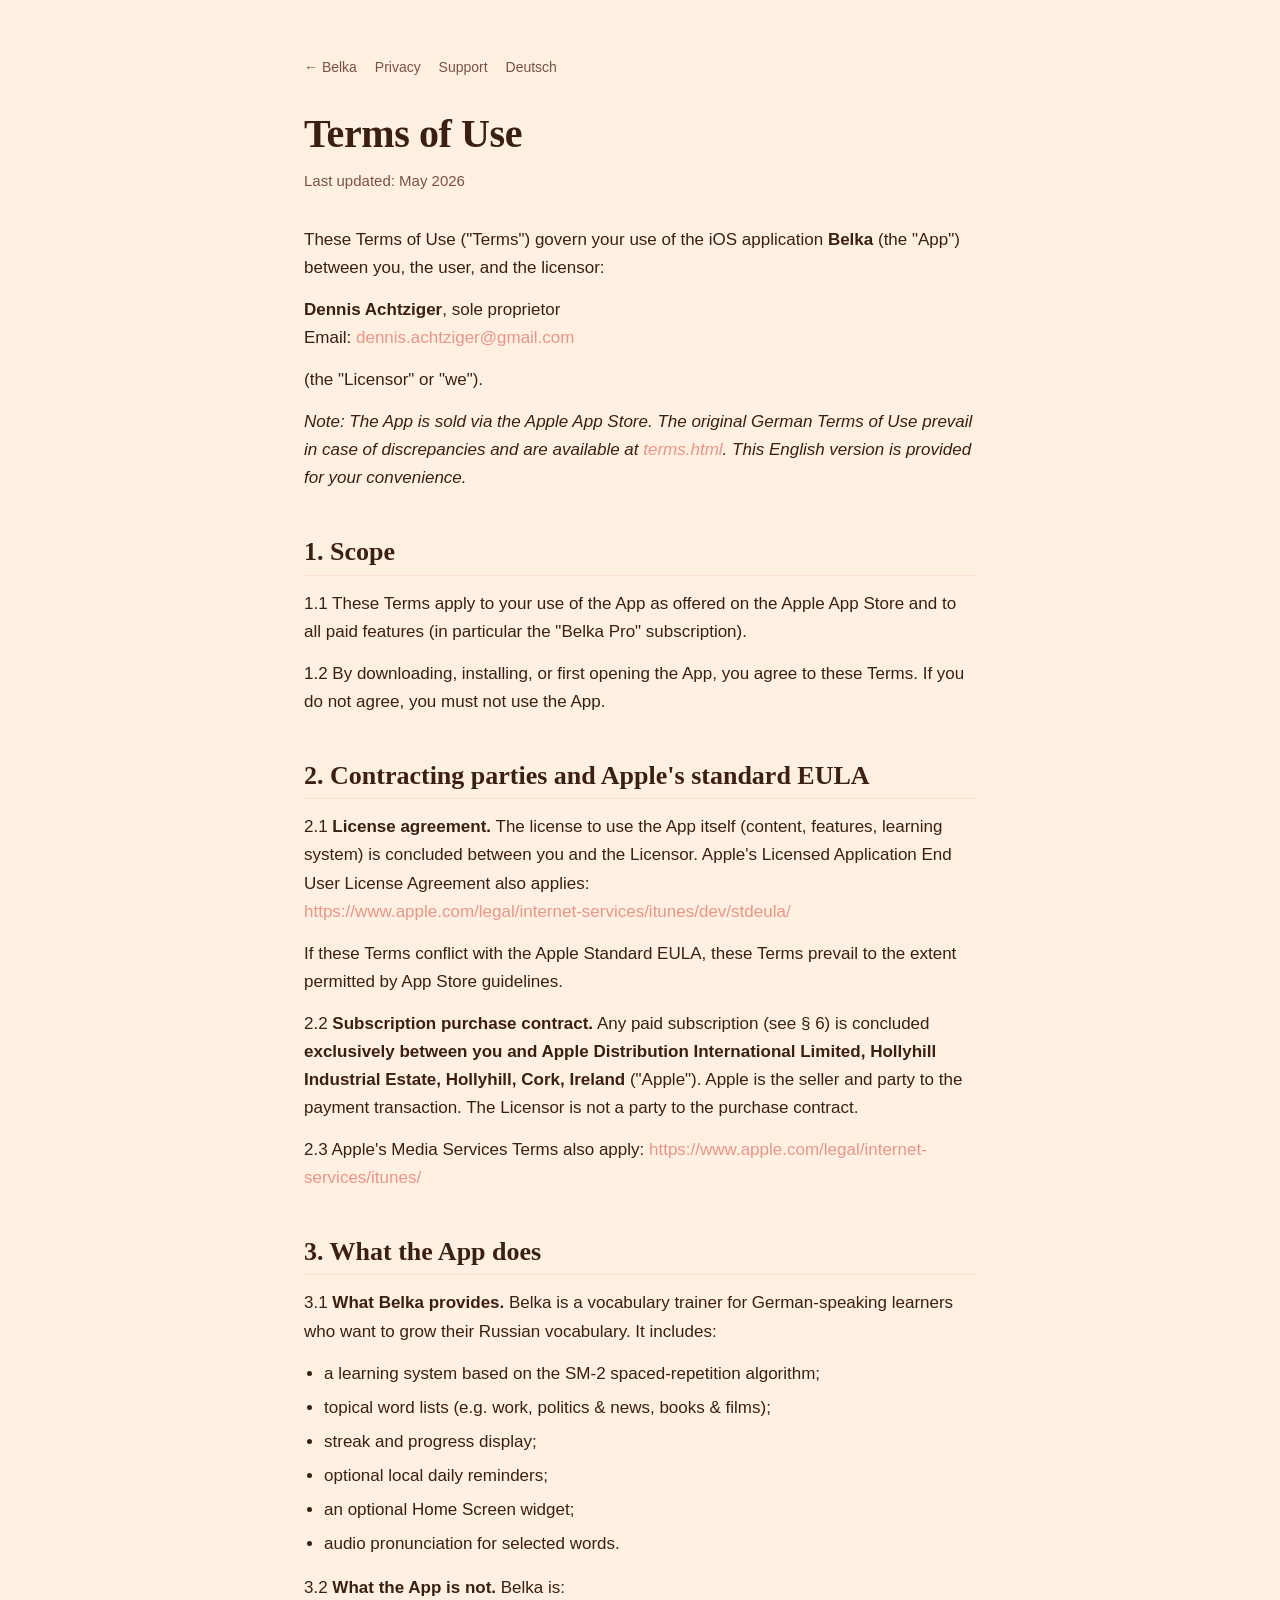
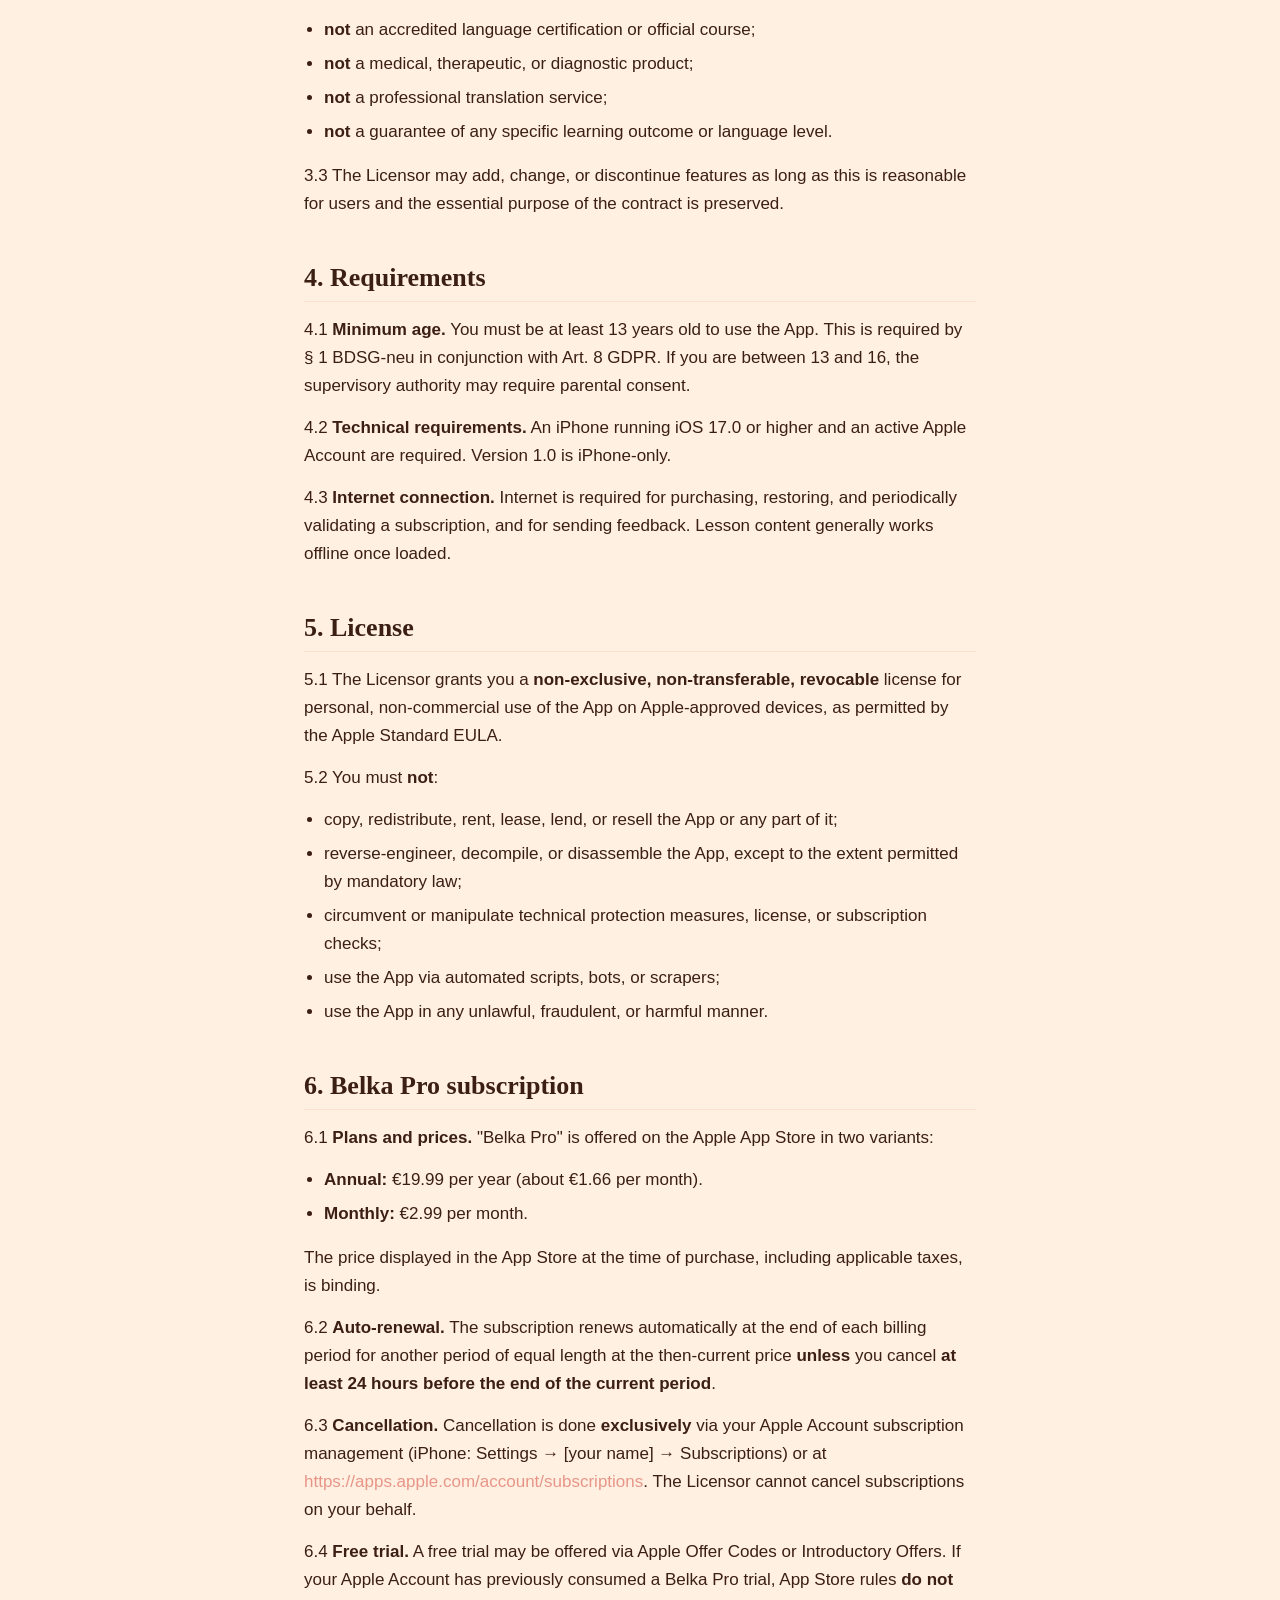
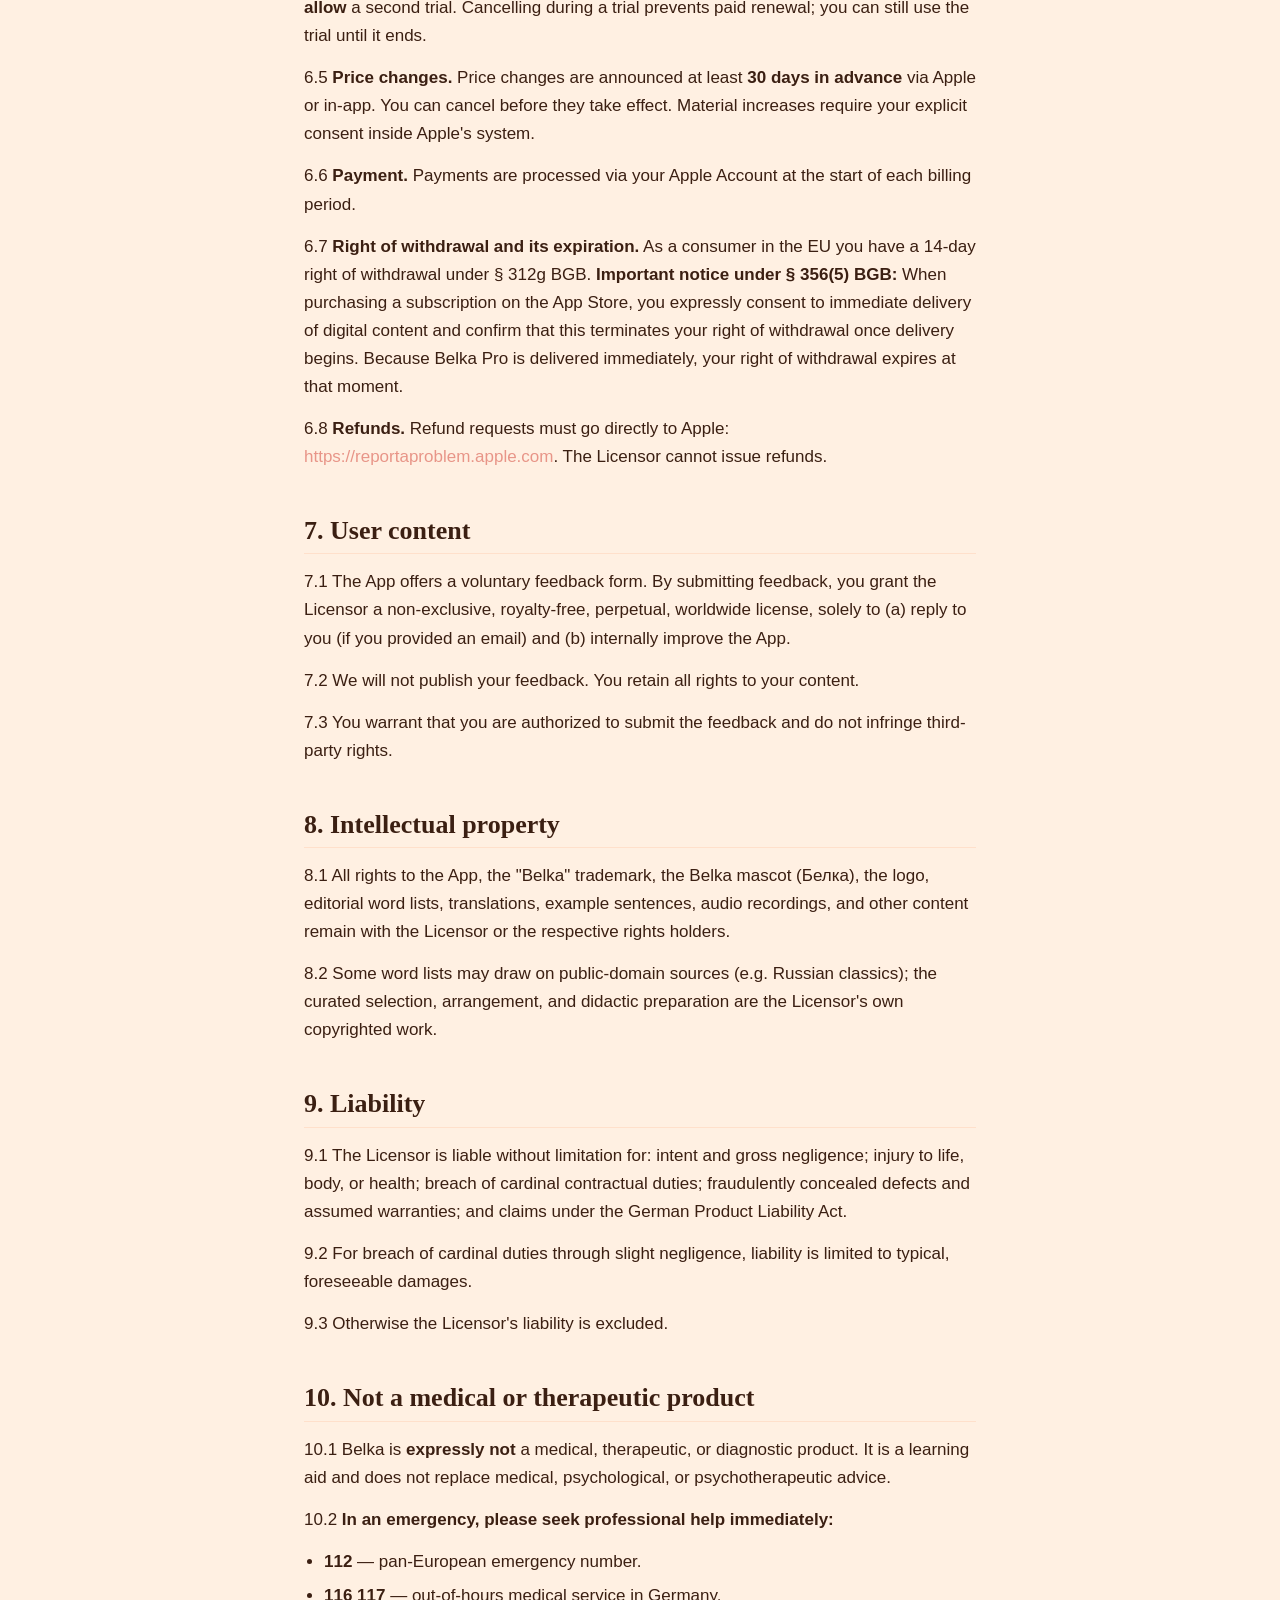
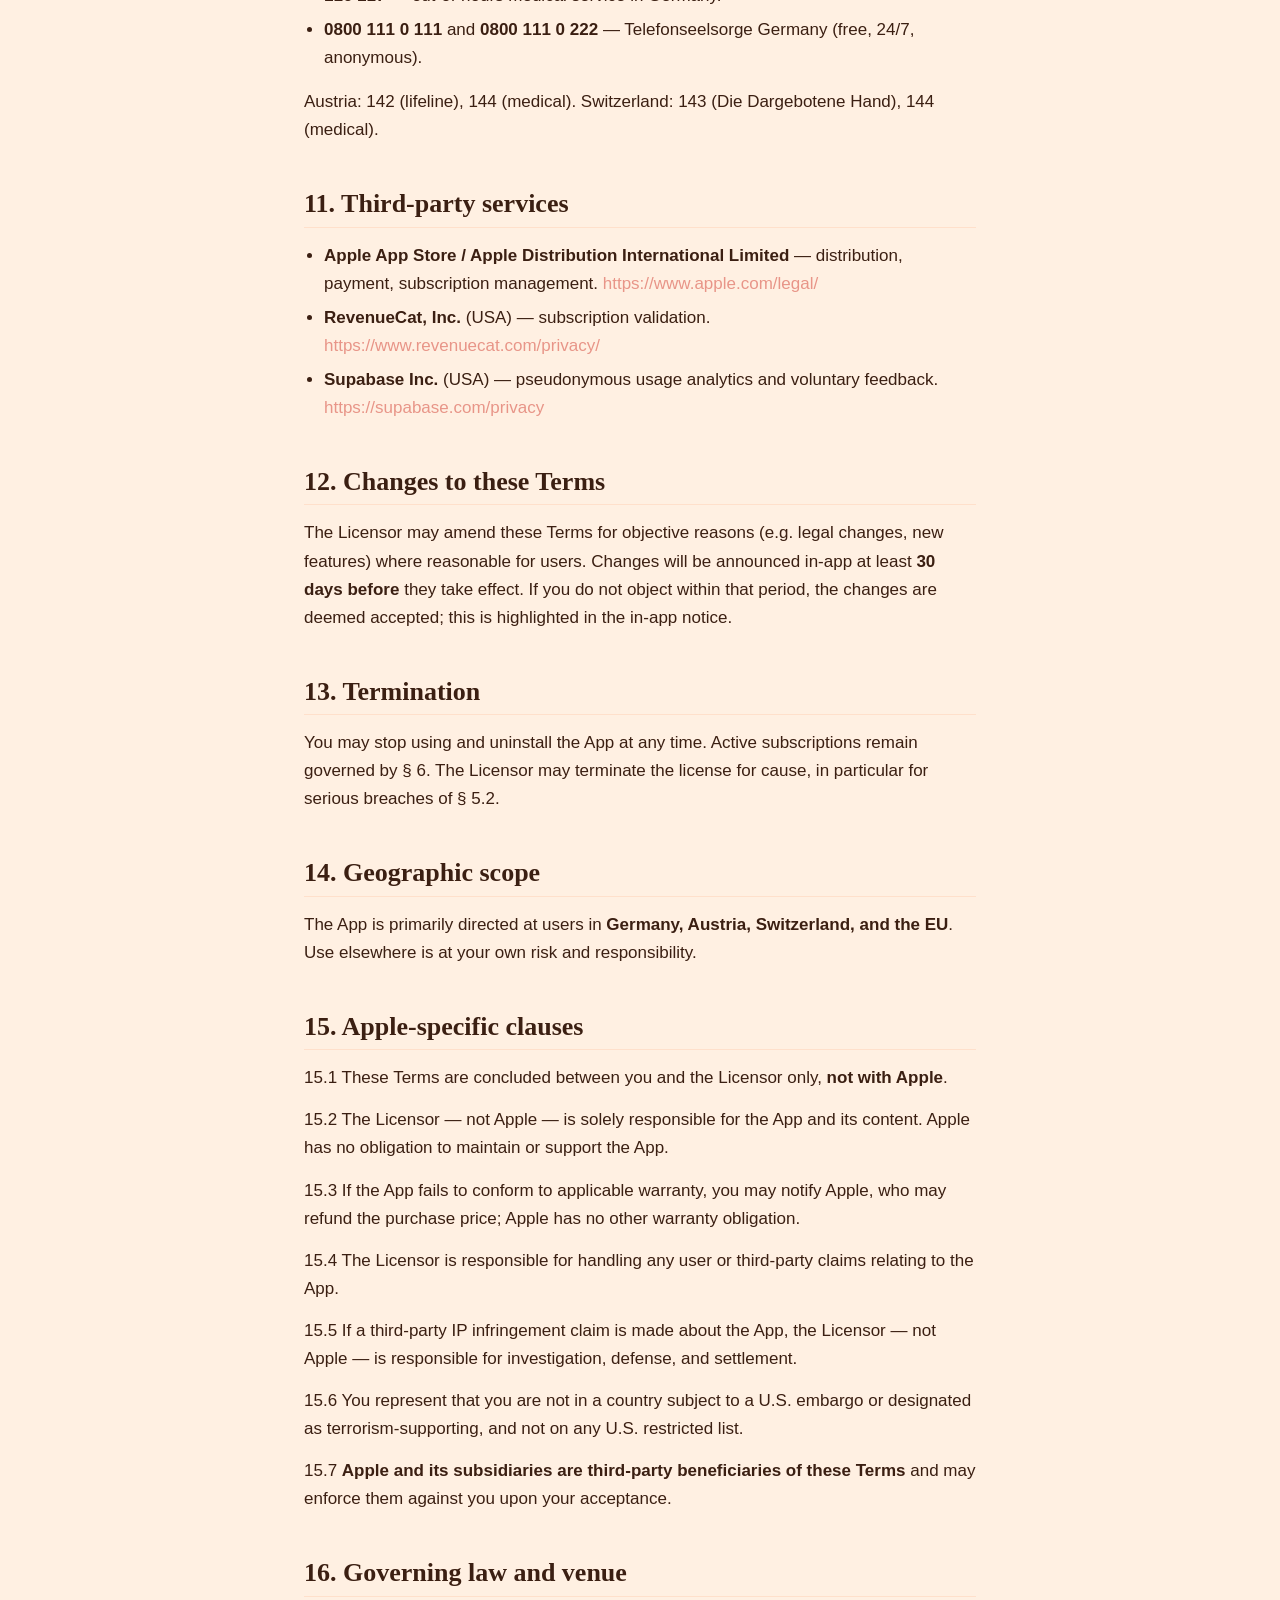
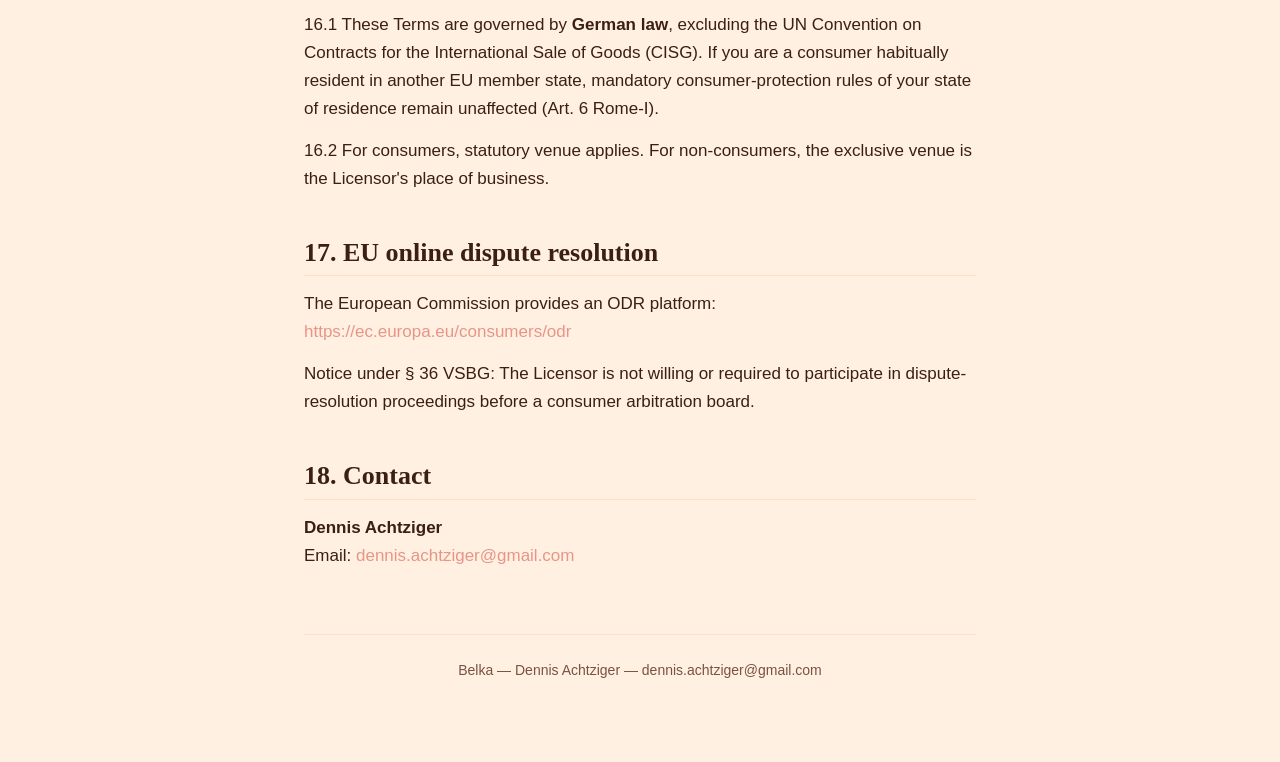
<file: terms-en.html>
<!DOCTYPE html>
<html lang="en">
<head>
<meta charset="utf-8">
<meta name="viewport" content="width=device-width, initial-scale=1">
<title>Terms of Use — Belka</title>
<meta name="description" content="Terms of Use for the Belka iOS app.">
<style>
  :root { --bg: #FFF0E2; --bg-2: #FFE0CB; --ink: #3B1F12; --ink-muted: #7A5240; --rose: #E89588; --mint: #7EB89C; }
  * { box-sizing: border-box; }
  html, body { margin: 0; padding: 0; }
  body { background: var(--bg); color: var(--ink); font-family: -apple-system, BlinkMacSystemFont, "Segoe UI", Roboto, "Helvetica Neue", Helvetica, Arial, sans-serif; font-size: 17px; line-height: 1.65; -webkit-font-smoothing: antialiased; -moz-osx-font-smoothing: grayscale; }
  .container { max-width: 720px; margin: 0 auto; padding: 56px 24px 80px; }
  .topnav { margin-bottom: 32px; font-size: 14px; color: var(--ink-muted); }
  .topnav a { color: var(--ink-muted); margin-right: 14px; }
  h1 { font-family: ui-serif, "New York", Georgia, serif; font-weight: 600; font-size: 40px; line-height: 1.15; letter-spacing: -0.01em; margin: 0 0 12px; }
  h2 { font-family: ui-serif, "New York", Georgia, serif; font-weight: 600; font-size: 26px; line-height: 1.25; margin: 44px 0 14px; padding-bottom: 6px; border-bottom: 1px solid var(--bg-2); }
  h3 { font-weight: 600; font-size: 19px; margin: 28px 0 8px; }
  p { margin: 0 0 14px; }
  ul { margin: 0 0 16px 20px; padding: 0; }
  ul li { margin-bottom: 6px; }
  .stand { color: var(--ink-muted); font-size: 15px; margin-bottom: 32px; }
  a { color: var(--rose); text-decoration: none; word-break: break-word; }
  a:hover { text-decoration: underline; }
  strong { font-weight: 600; }
  footer { margin-top: 64px; padding-top: 24px; border-top: 1px solid var(--bg-2); color: var(--ink-muted); font-size: 14px; text-align: center; }
  footer a { color: var(--ink-muted); }
</style>
</head>
<body>
<div class="container">
  <nav class="topnav">
    <a href="index-en.html">← Belka</a>
    <a href="privacy-en.html">Privacy</a>
    <a href="support-en.html">Support</a>
    <a href="terms.html">Deutsch</a>
  </nav>

  <h1>Terms of Use</h1>
  <p class="stand">Last updated: May 2026</p>

  <p>These Terms of Use ("Terms") govern your use of the iOS application <strong>Belka</strong> (the "App") between you, the user, and the licensor:</p>
  <p><strong>Dennis Achtziger</strong>, sole proprietor<br>
  Email: <a href="mailto:dennis.achtziger@gmail.com">dennis.achtziger@gmail.com</a></p>
  <p>(the "Licensor" or "we").</p>

  <p><em>Note: The App is sold via the Apple App Store. The original German Terms of Use prevail in case of discrepancies and are available at <a href="terms.html">terms.html</a>. This English version is provided for your convenience.</em></p>

  <h2>1. Scope</h2>
  <p>1.1 These Terms apply to your use of the App as offered on the Apple App Store and to all paid features (in particular the "Belka Pro" subscription).</p>
  <p>1.2 By downloading, installing, or first opening the App, you agree to these Terms. If you do not agree, you must not use the App.</p>

  <h2>2. Contracting parties and Apple's standard EULA</h2>
  <p>2.1 <strong>License agreement.</strong> The license to use the App itself (content, features, learning system) is concluded between you and the Licensor. Apple's Licensed Application End User License Agreement also applies:<br>
  <a href="https://www.apple.com/legal/internet-services/itunes/dev/stdeula/">https://www.apple.com/legal/internet-services/itunes/dev/stdeula/</a></p>
  <p>If these Terms conflict with the Apple Standard EULA, these Terms prevail to the extent permitted by App Store guidelines.</p>
  <p>2.2 <strong>Subscription purchase contract.</strong> Any paid subscription (see § 6) is concluded <strong>exclusively between you and Apple Distribution International Limited, Hollyhill Industrial Estate, Hollyhill, Cork, Ireland</strong> ("Apple"). Apple is the seller and party to the payment transaction. The Licensor is not a party to the purchase contract.</p>
  <p>2.3 Apple's Media Services Terms also apply: <a href="https://www.apple.com/legal/internet-services/itunes/">https://www.apple.com/legal/internet-services/itunes/</a></p>

  <h2>3. What the App does</h2>
  <p>3.1 <strong>What Belka provides.</strong> Belka is a vocabulary trainer for German-speaking learners who want to grow their Russian vocabulary. It includes:</p>
  <ul>
    <li>a learning system based on the SM-2 spaced-repetition algorithm;</li>
    <li>topical word lists (e.g. work, politics &amp; news, books &amp; films);</li>
    <li>streak and progress display;</li>
    <li>optional local daily reminders;</li>
    <li>an optional Home Screen widget;</li>
    <li>audio pronunciation for selected words.</li>
  </ul>
  <p>3.2 <strong>What the App is not.</strong> Belka is:</p>
  <ul>
    <li><strong>not</strong> an accredited language certification or official course;</li>
    <li><strong>not</strong> a medical, therapeutic, or diagnostic product;</li>
    <li><strong>not</strong> a professional translation service;</li>
    <li><strong>not</strong> a guarantee of any specific learning outcome or language level.</li>
  </ul>
  <p>3.3 The Licensor may add, change, or discontinue features as long as this is reasonable for users and the essential purpose of the contract is preserved.</p>

  <h2>4. Requirements</h2>
  <p>4.1 <strong>Minimum age.</strong> You must be at least 13 years old to use the App. This is required by § 1 BDSG-neu in conjunction with Art. 8 GDPR. If you are between 13 and 16, the supervisory authority may require parental consent.</p>
  <p>4.2 <strong>Technical requirements.</strong> An iPhone running iOS 17.0 or higher and an active Apple Account are required. Version 1.0 is iPhone-only.</p>
  <p>4.3 <strong>Internet connection.</strong> Internet is required for purchasing, restoring, and periodically validating a subscription, and for sending feedback. Lesson content generally works offline once loaded.</p>

  <h2>5. License</h2>
  <p>5.1 The Licensor grants you a <strong>non-exclusive, non-transferable, revocable</strong> license for personal, non-commercial use of the App on Apple-approved devices, as permitted by the Apple Standard EULA.</p>
  <p>5.2 You must <strong>not</strong>:</p>
  <ul>
    <li>copy, redistribute, rent, lease, lend, or resell the App or any part of it;</li>
    <li>reverse-engineer, decompile, or disassemble the App, except to the extent permitted by mandatory law;</li>
    <li>circumvent or manipulate technical protection measures, license, or subscription checks;</li>
    <li>use the App via automated scripts, bots, or scrapers;</li>
    <li>use the App in any unlawful, fraudulent, or harmful manner.</li>
  </ul>

  <h2>6. Belka Pro subscription</h2>
  <p>6.1 <strong>Plans and prices.</strong> "Belka Pro" is offered on the Apple App Store in two variants:</p>
  <ul>
    <li><strong>Annual:</strong> €19.99 per year (about €1.66 per month).</li>
    <li><strong>Monthly:</strong> €2.99 per month.</li>
  </ul>
  <p>The price displayed in the App Store at the time of purchase, including applicable taxes, is binding.</p>
  <p>6.2 <strong>Auto-renewal.</strong> The subscription renews automatically at the end of each billing period for another period of equal length at the then-current price <strong>unless</strong> you cancel <strong>at least 24 hours before the end of the current period</strong>.</p>
  <p>6.3 <strong>Cancellation.</strong> Cancellation is done <strong>exclusively</strong> via your Apple Account subscription management (iPhone: Settings → [your name] → Subscriptions) or at <a href="https://apps.apple.com/account/subscriptions">https://apps.apple.com/account/subscriptions</a>. The Licensor cannot cancel subscriptions on your behalf.</p>
  <p>6.4 <strong>Free trial.</strong> A free trial may be offered via Apple Offer Codes or Introductory Offers. If your Apple Account has previously consumed a Belka Pro trial, App Store rules <strong>do not allow</strong> a second trial. Cancelling during a trial prevents paid renewal; you can still use the trial until it ends.</p>
  <p>6.5 <strong>Price changes.</strong> Price changes are announced at least <strong>30 days in advance</strong> via Apple or in-app. You can cancel before they take effect. Material increases require your explicit consent inside Apple's system.</p>
  <p>6.6 <strong>Payment.</strong> Payments are processed via your Apple Account at the start of each billing period.</p>
  <p>6.7 <strong>Right of withdrawal and its expiration.</strong> As a consumer in the EU you have a 14-day right of withdrawal under § 312g BGB. <strong>Important notice under § 356(5) BGB:</strong> When purchasing a subscription on the App Store, you expressly consent to immediate delivery of digital content and confirm that this terminates your right of withdrawal once delivery begins. Because Belka Pro is delivered immediately, your right of withdrawal expires at that moment.</p>
  <p>6.8 <strong>Refunds.</strong> Refund requests must go directly to Apple: <a href="https://reportaproblem.apple.com">https://reportaproblem.apple.com</a>. The Licensor cannot issue refunds.</p>

  <h2>7. User content</h2>
  <p>7.1 The App offers a voluntary feedback form. By submitting feedback, you grant the Licensor a non-exclusive, royalty-free, perpetual, worldwide license, solely to (a) reply to you (if you provided an email) and (b) internally improve the App.</p>
  <p>7.2 We will not publish your feedback. You retain all rights to your content.</p>
  <p>7.3 You warrant that you are authorized to submit the feedback and do not infringe third-party rights.</p>

  <h2>8. Intellectual property</h2>
  <p>8.1 All rights to the App, the "Belka" trademark, the Belka mascot (Белка), the logo, editorial word lists, translations, example sentences, audio recordings, and other content remain with the Licensor or the respective rights holders.</p>
  <p>8.2 Some word lists may draw on public-domain sources (e.g. Russian classics); the curated selection, arrangement, and didactic preparation are the Licensor's own copyrighted work.</p>

  <h2>9. Liability</h2>
  <p>9.1 The Licensor is liable without limitation for: intent and gross negligence; injury to life, body, or health; breach of cardinal contractual duties; fraudulently concealed defects and assumed warranties; and claims under the German Product Liability Act.</p>
  <p>9.2 For breach of cardinal duties through slight negligence, liability is limited to typical, foreseeable damages.</p>
  <p>9.3 Otherwise the Licensor's liability is excluded.</p>

  <h2>10. Not a medical or therapeutic product</h2>
  <p>10.1 Belka is <strong>expressly not</strong> a medical, therapeutic, or diagnostic product. It is a learning aid and does not replace medical, psychological, or psychotherapeutic advice.</p>
  <p>10.2 <strong>In an emergency, please seek professional help immediately:</strong></p>
  <ul>
    <li><strong>112</strong> — pan-European emergency number.</li>
    <li><strong>116 117</strong> — out-of-hours medical service in Germany.</li>
    <li><strong>0800 111 0 111</strong> and <strong>0800 111 0 222</strong> — Telefonseelsorge Germany (free, 24/7, anonymous).</li>
  </ul>
  <p>Austria: 142 (lifeline), 144 (medical). Switzerland: 143 (Die Dargebotene Hand), 144 (medical).</p>

  <h2>11. Third-party services</h2>
  <ul>
    <li><strong>Apple App Store / Apple Distribution International Limited</strong> — distribution, payment, subscription management. <a href="https://www.apple.com/legal/">https://www.apple.com/legal/</a></li>
    <li><strong>RevenueCat, Inc.</strong> (USA) — subscription validation. <a href="https://www.revenuecat.com/privacy/">https://www.revenuecat.com/privacy/</a></li>
    <li><strong>Supabase Inc.</strong> (USA) — pseudonymous usage analytics and voluntary feedback. <a href="https://supabase.com/privacy">https://supabase.com/privacy</a></li>
  </ul>

  <h2>12. Changes to these Terms</h2>
  <p>The Licensor may amend these Terms for objective reasons (e.g. legal changes, new features) where reasonable for users. Changes will be announced in-app at least <strong>30 days before</strong> they take effect. If you do not object within that period, the changes are deemed accepted; this is highlighted in the in-app notice.</p>

  <h2>13. Termination</h2>
  <p>You may stop using and uninstall the App at any time. Active subscriptions remain governed by § 6. The Licensor may terminate the license for cause, in particular for serious breaches of § 5.2.</p>

  <h2>14. Geographic scope</h2>
  <p>The App is primarily directed at users in <strong>Germany, Austria, Switzerland, and the EU</strong>. Use elsewhere is at your own risk and responsibility.</p>

  <h2>15. Apple-specific clauses</h2>
  <p>15.1 These Terms are concluded between you and the Licensor only, <strong>not with Apple</strong>.</p>
  <p>15.2 The Licensor — not Apple — is solely responsible for the App and its content. Apple has no obligation to maintain or support the App.</p>
  <p>15.3 If the App fails to conform to applicable warranty, you may notify Apple, who may refund the purchase price; Apple has no other warranty obligation.</p>
  <p>15.4 The Licensor is responsible for handling any user or third-party claims relating to the App.</p>
  <p>15.5 If a third-party IP infringement claim is made about the App, the Licensor — not Apple — is responsible for investigation, defense, and settlement.</p>
  <p>15.6 You represent that you are not in a country subject to a U.S. embargo or designated as terrorism-supporting, and not on any U.S. restricted list.</p>
  <p>15.7 <strong>Apple and its subsidiaries are third-party beneficiaries of these Terms</strong> and may enforce them against you upon your acceptance.</p>

  <h2>16. Governing law and venue</h2>
  <p>16.1 These Terms are governed by <strong>German law</strong>, excluding the UN Convention on Contracts for the International Sale of Goods (CISG). If you are a consumer habitually resident in another EU member state, mandatory consumer-protection rules of your state of residence remain unaffected (Art. 6 Rome-I).</p>
  <p>16.2 For consumers, statutory venue applies. For non-consumers, the exclusive venue is the Licensor's place of business.</p>

  <h2>17. EU online dispute resolution</h2>
  <p>The European Commission provides an ODR platform: <a href="https://ec.europa.eu/consumers/odr">https://ec.europa.eu/consumers/odr</a></p>
  <p>Notice under § 36 VSBG: The Licensor is not willing or required to participate in dispute-resolution proceedings before a consumer arbitration board.</p>

  <h2>18. Contact</h2>
  <p><strong>Dennis Achtziger</strong><br>
  Email: <a href="mailto:dennis.achtziger@gmail.com">dennis.achtziger@gmail.com</a></p>

  <footer>
    Belka — Dennis Achtziger — <a href="mailto:dennis.achtziger@gmail.com">dennis.achtziger@gmail.com</a>
  </footer>
</div>
</body>
</html>
</file>
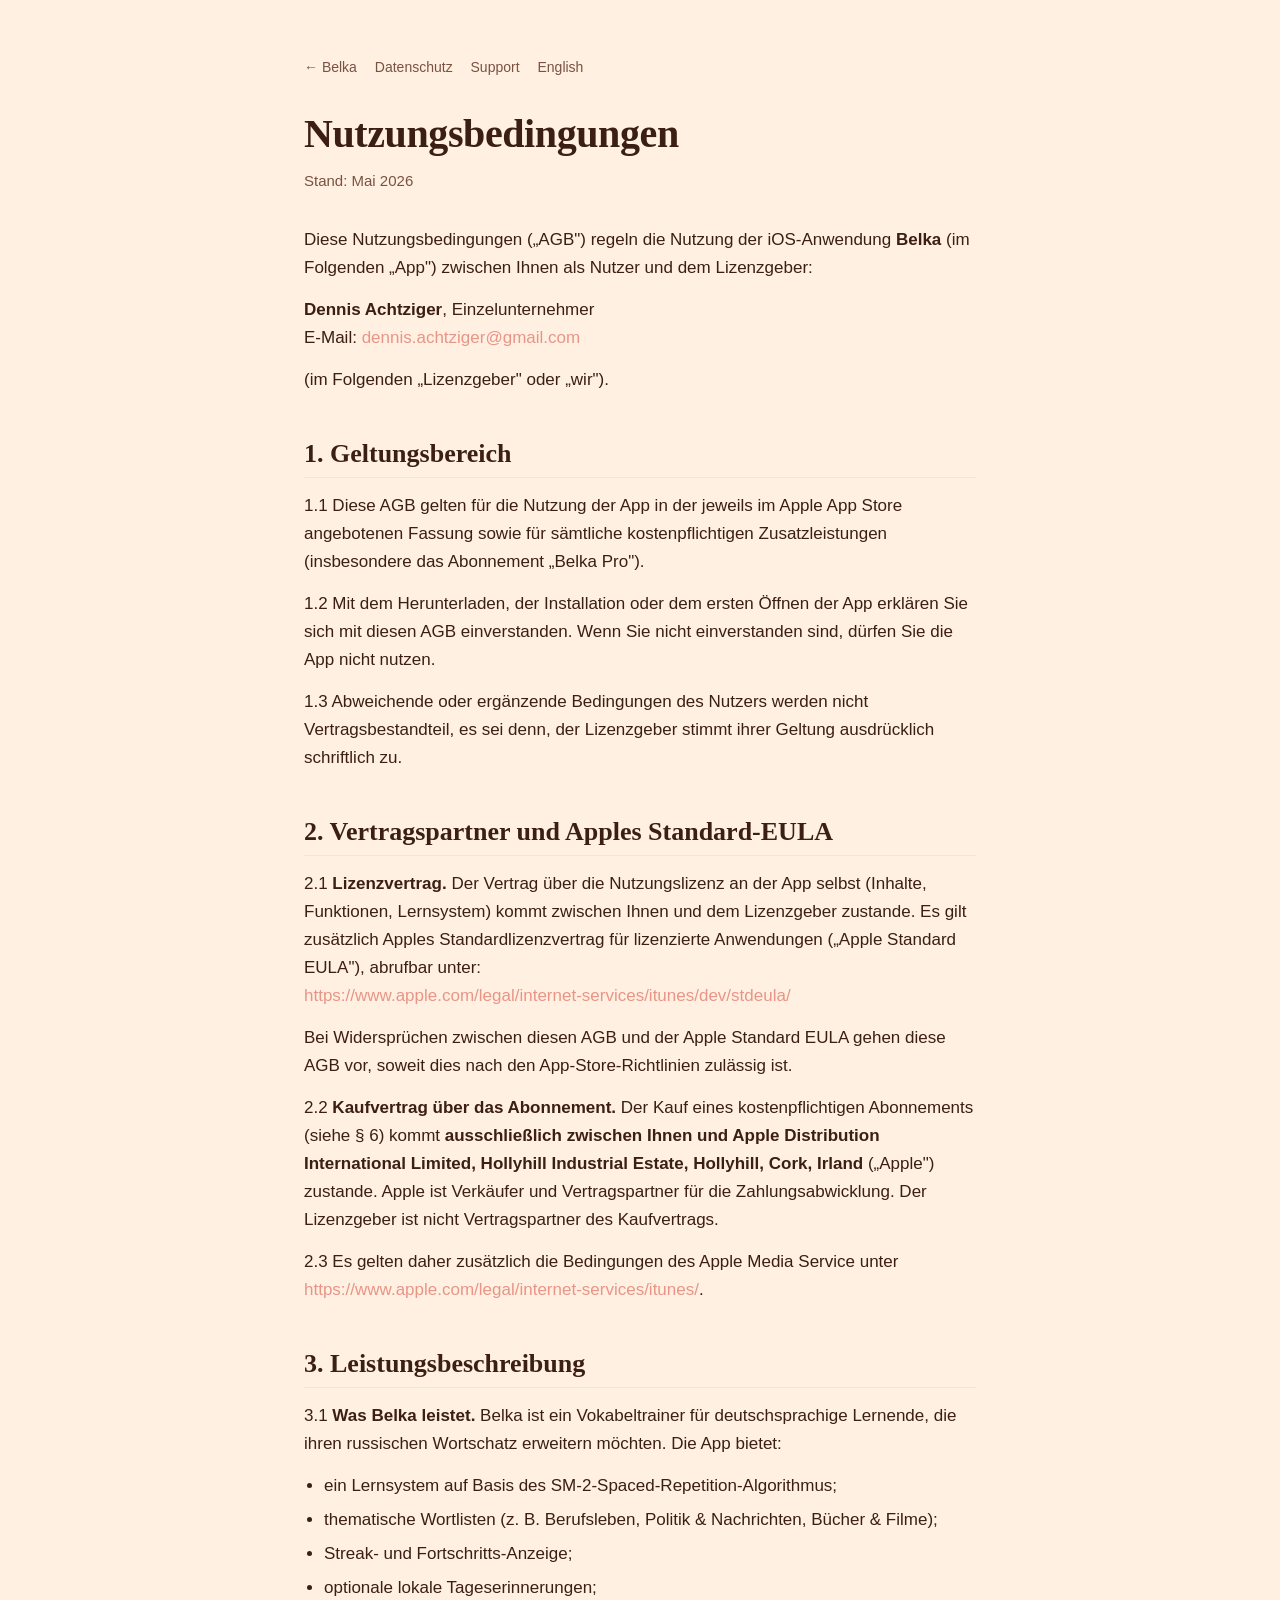
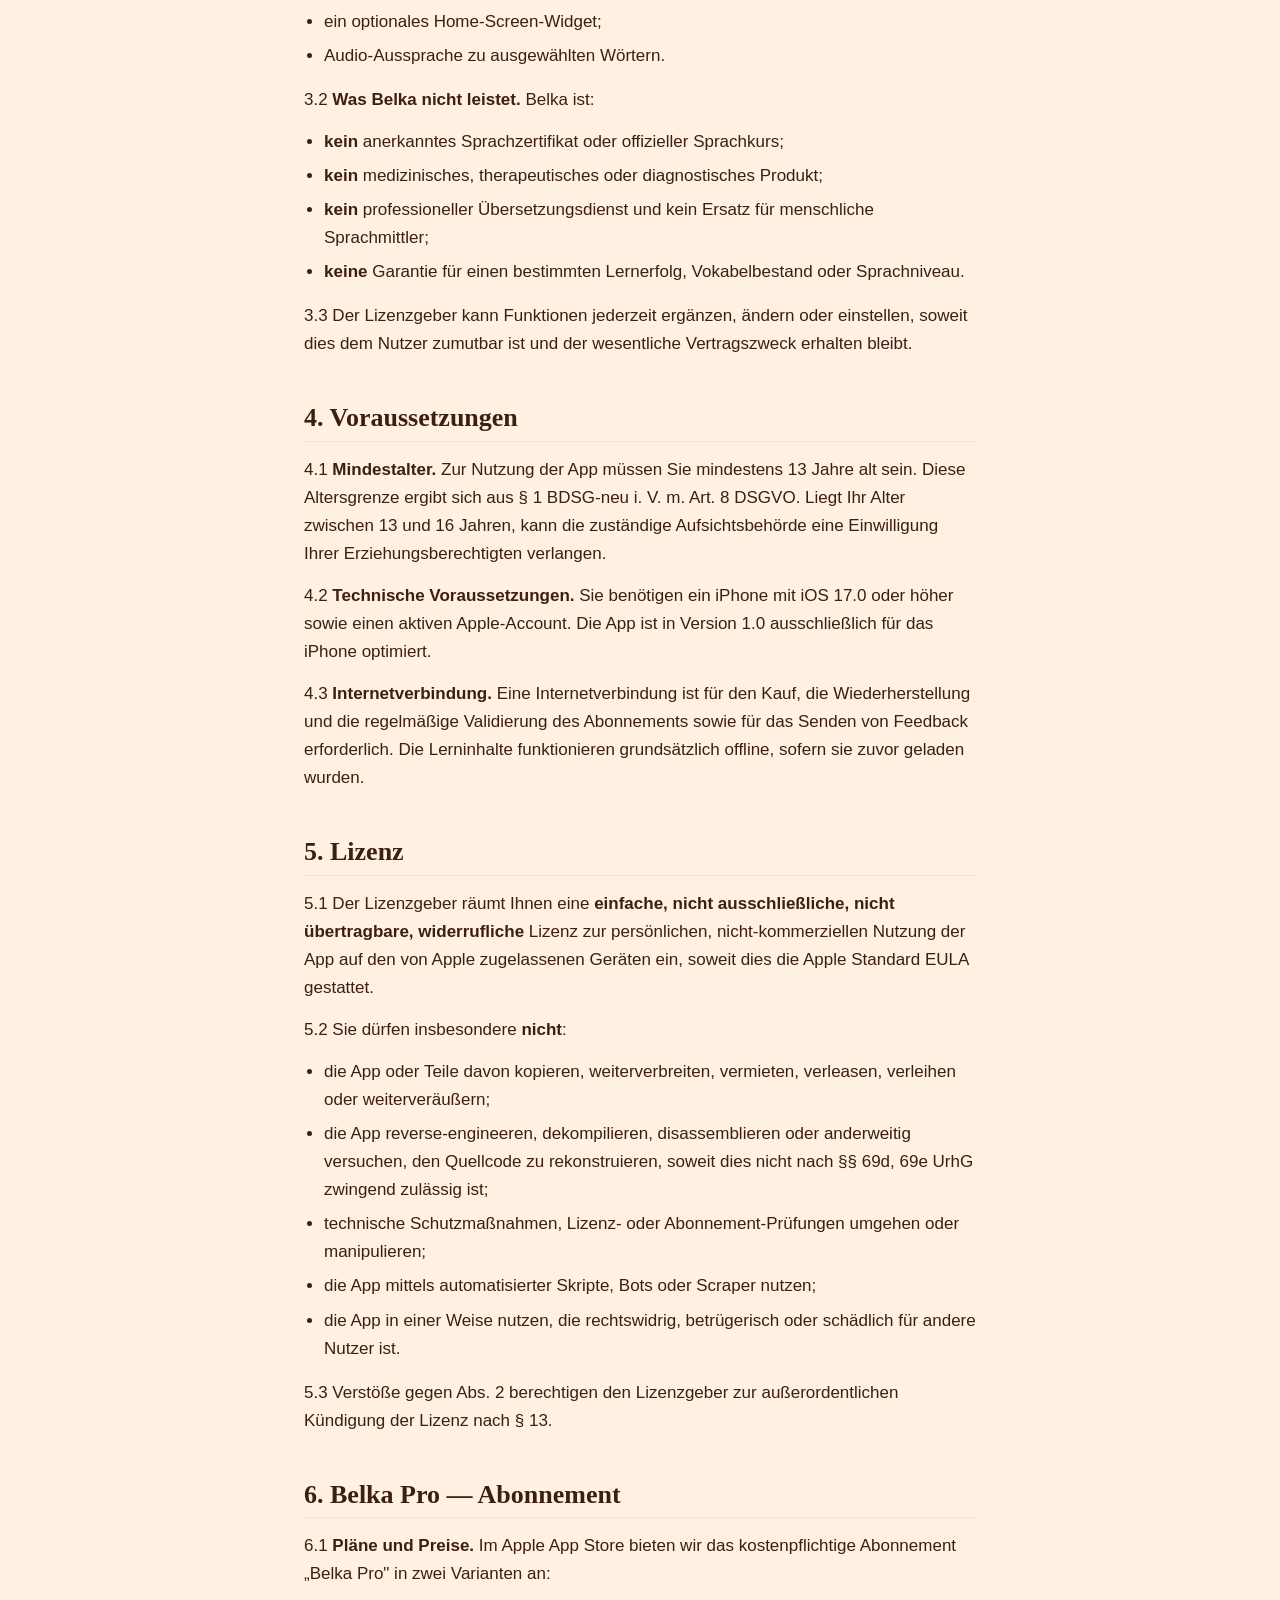
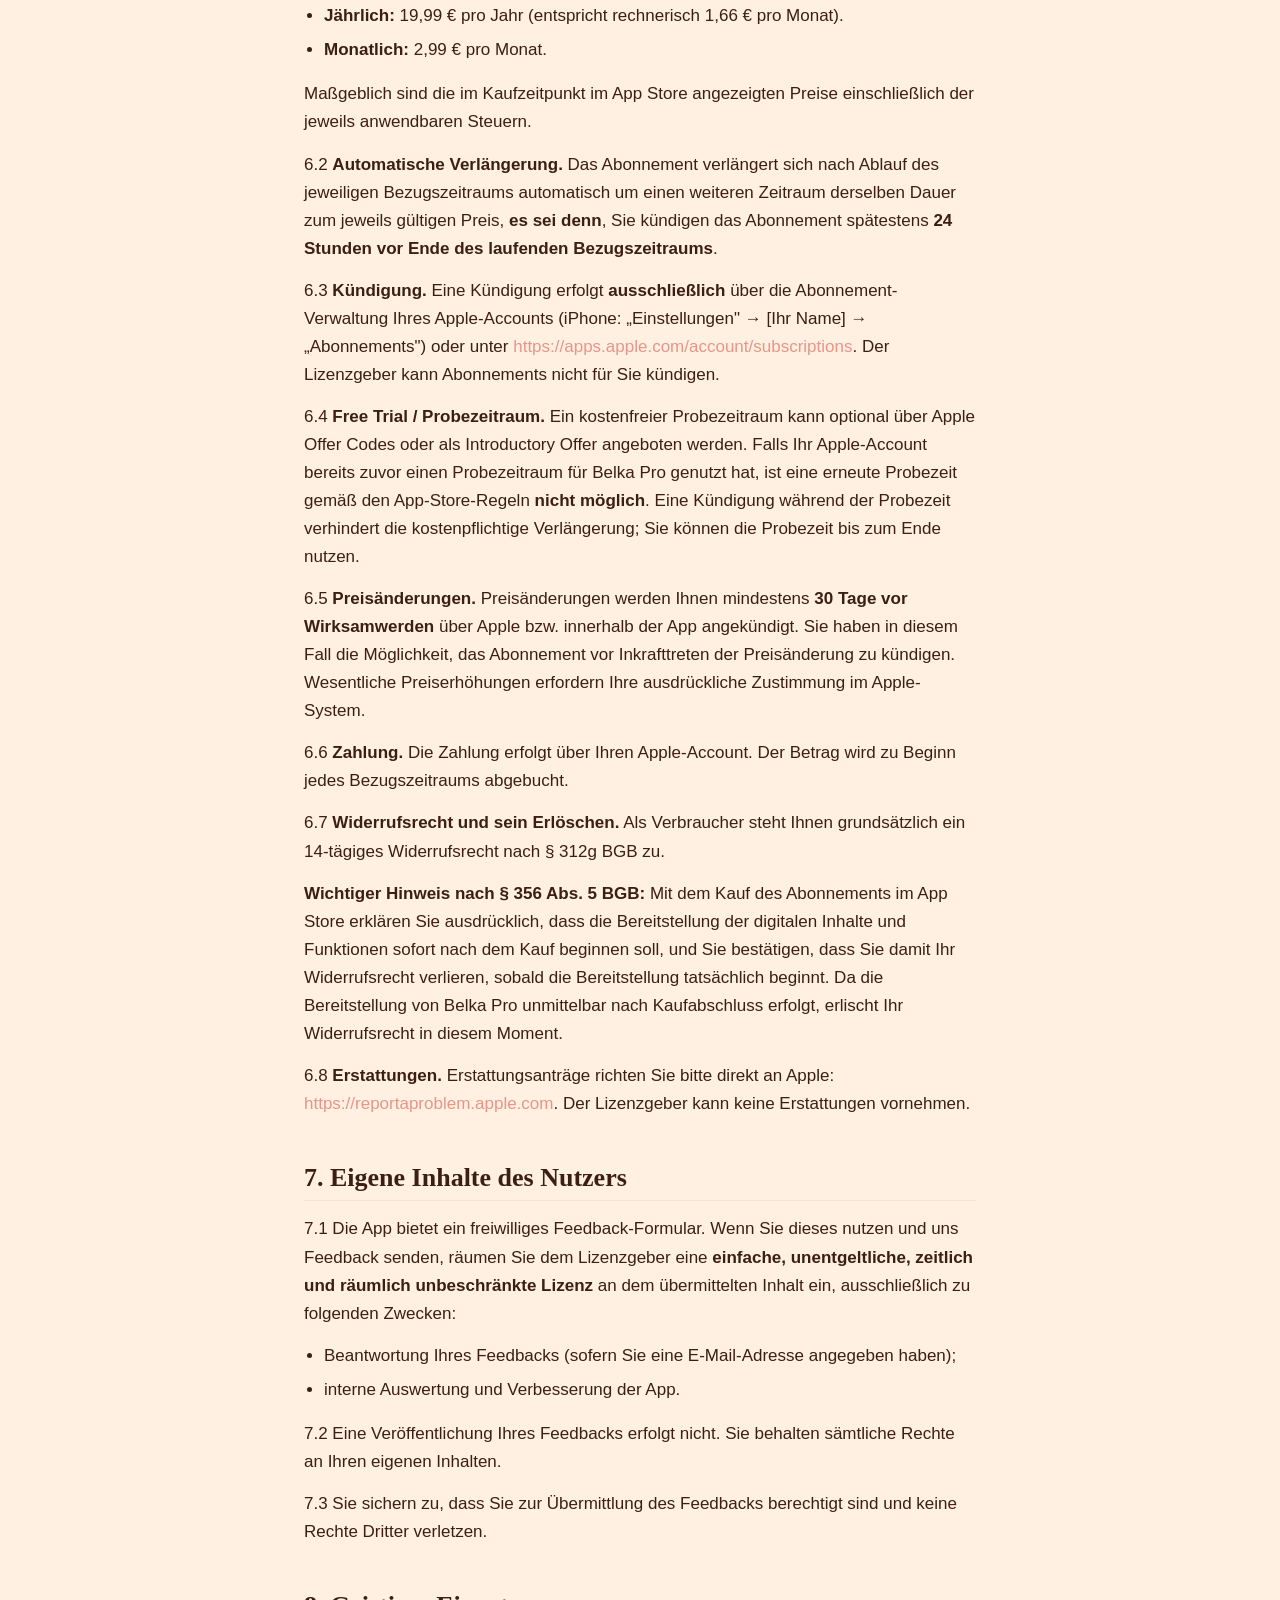
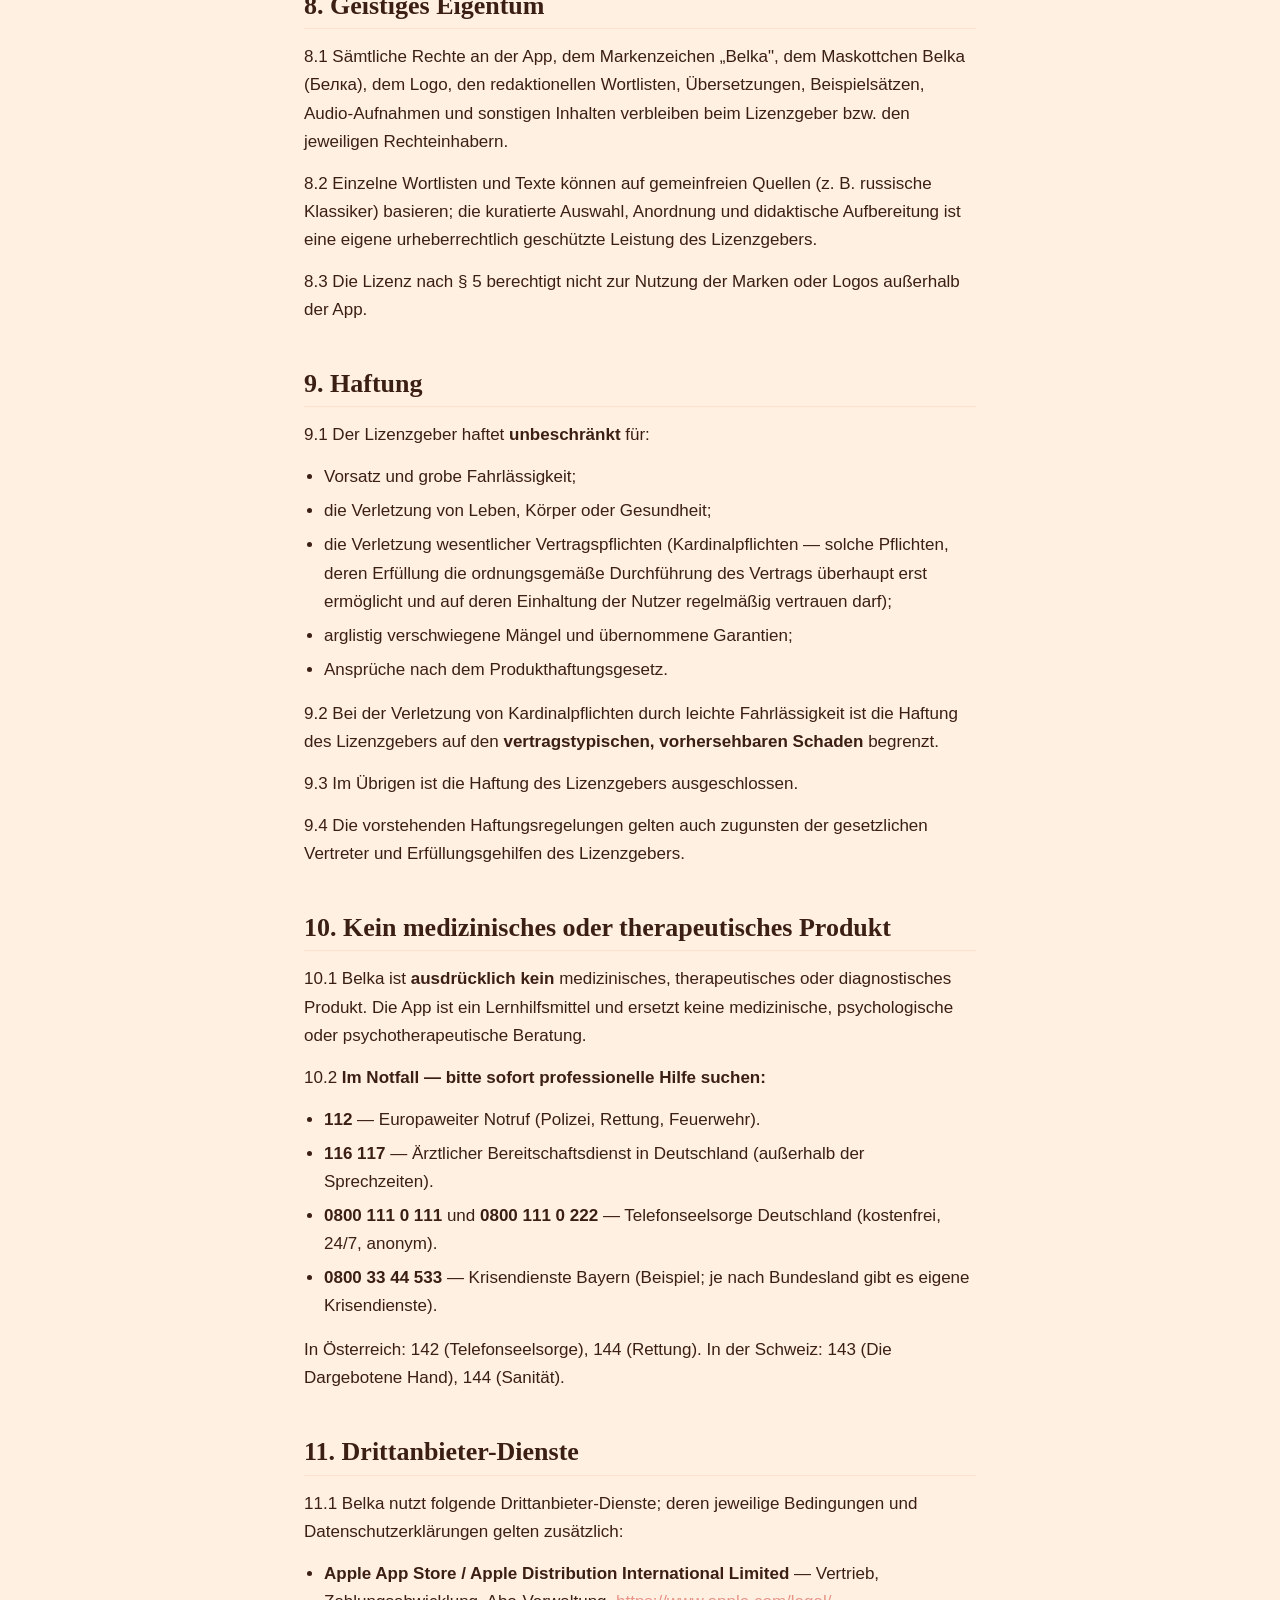
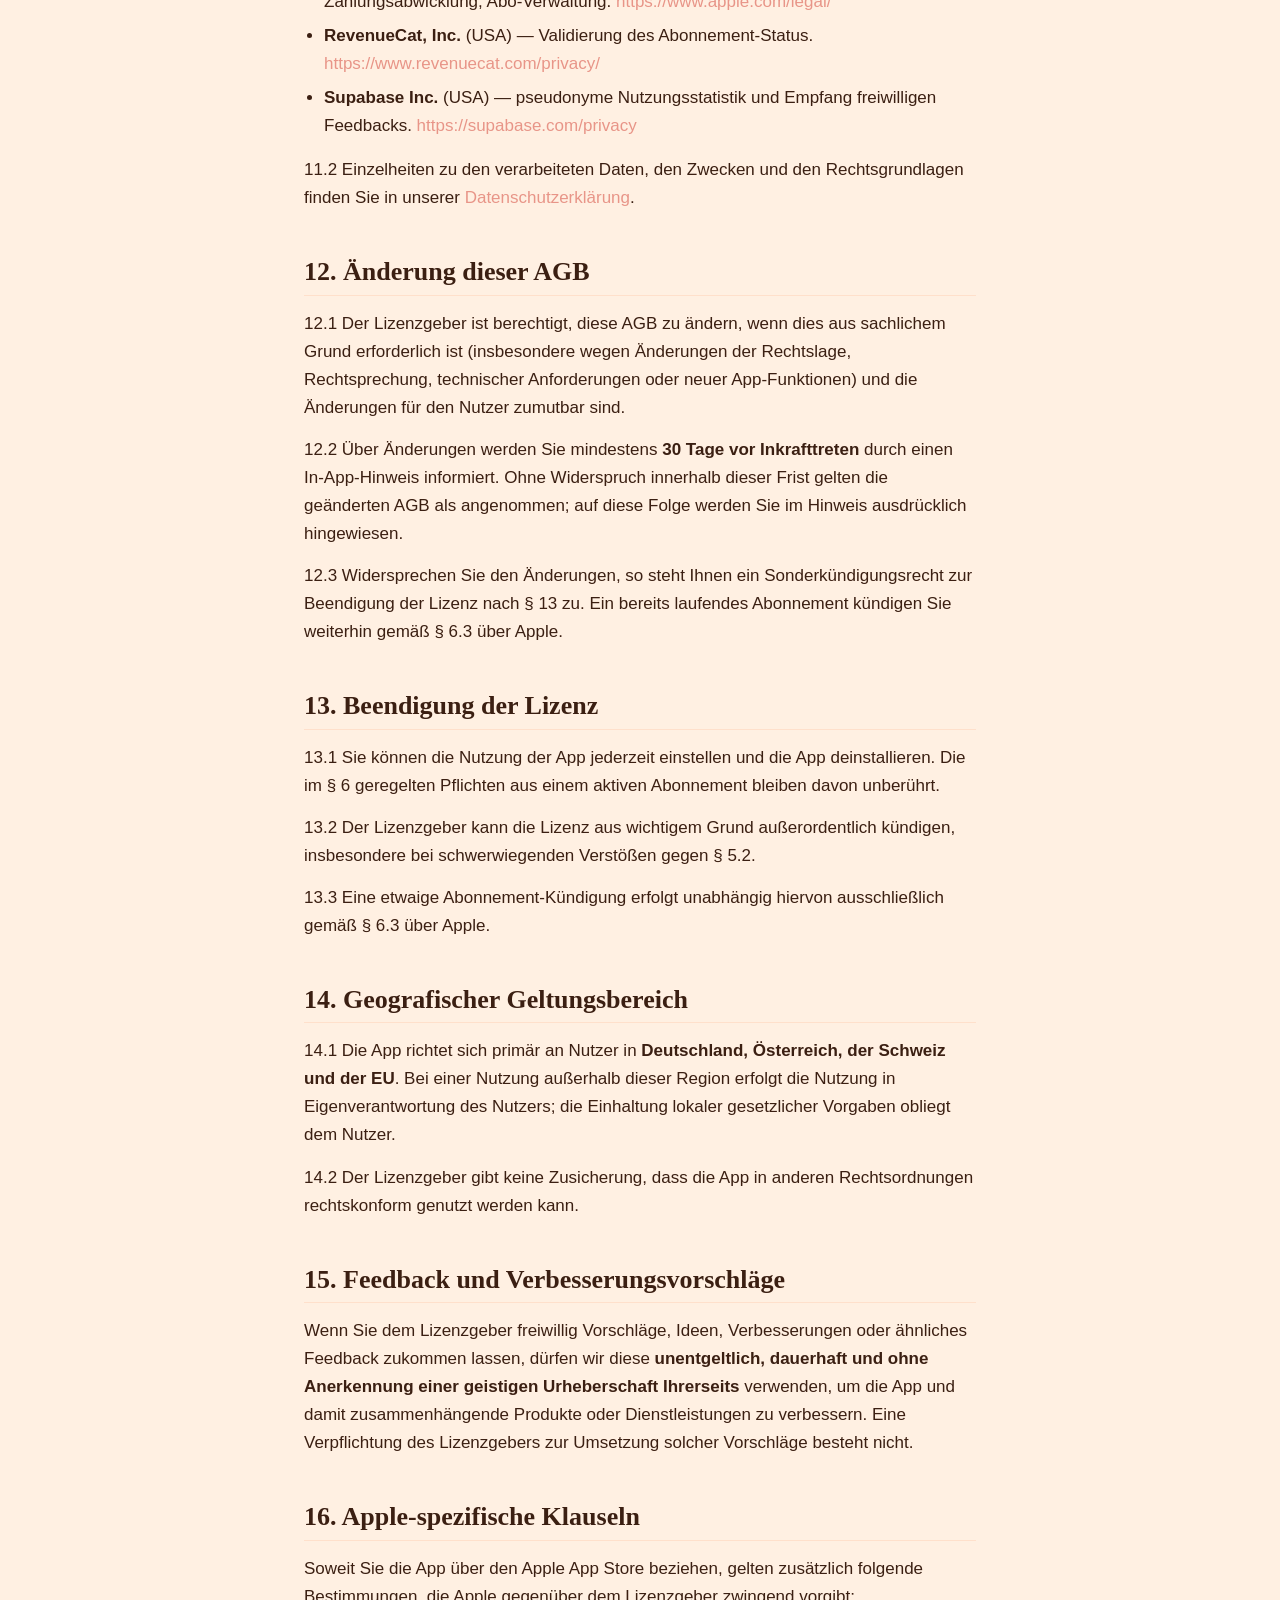
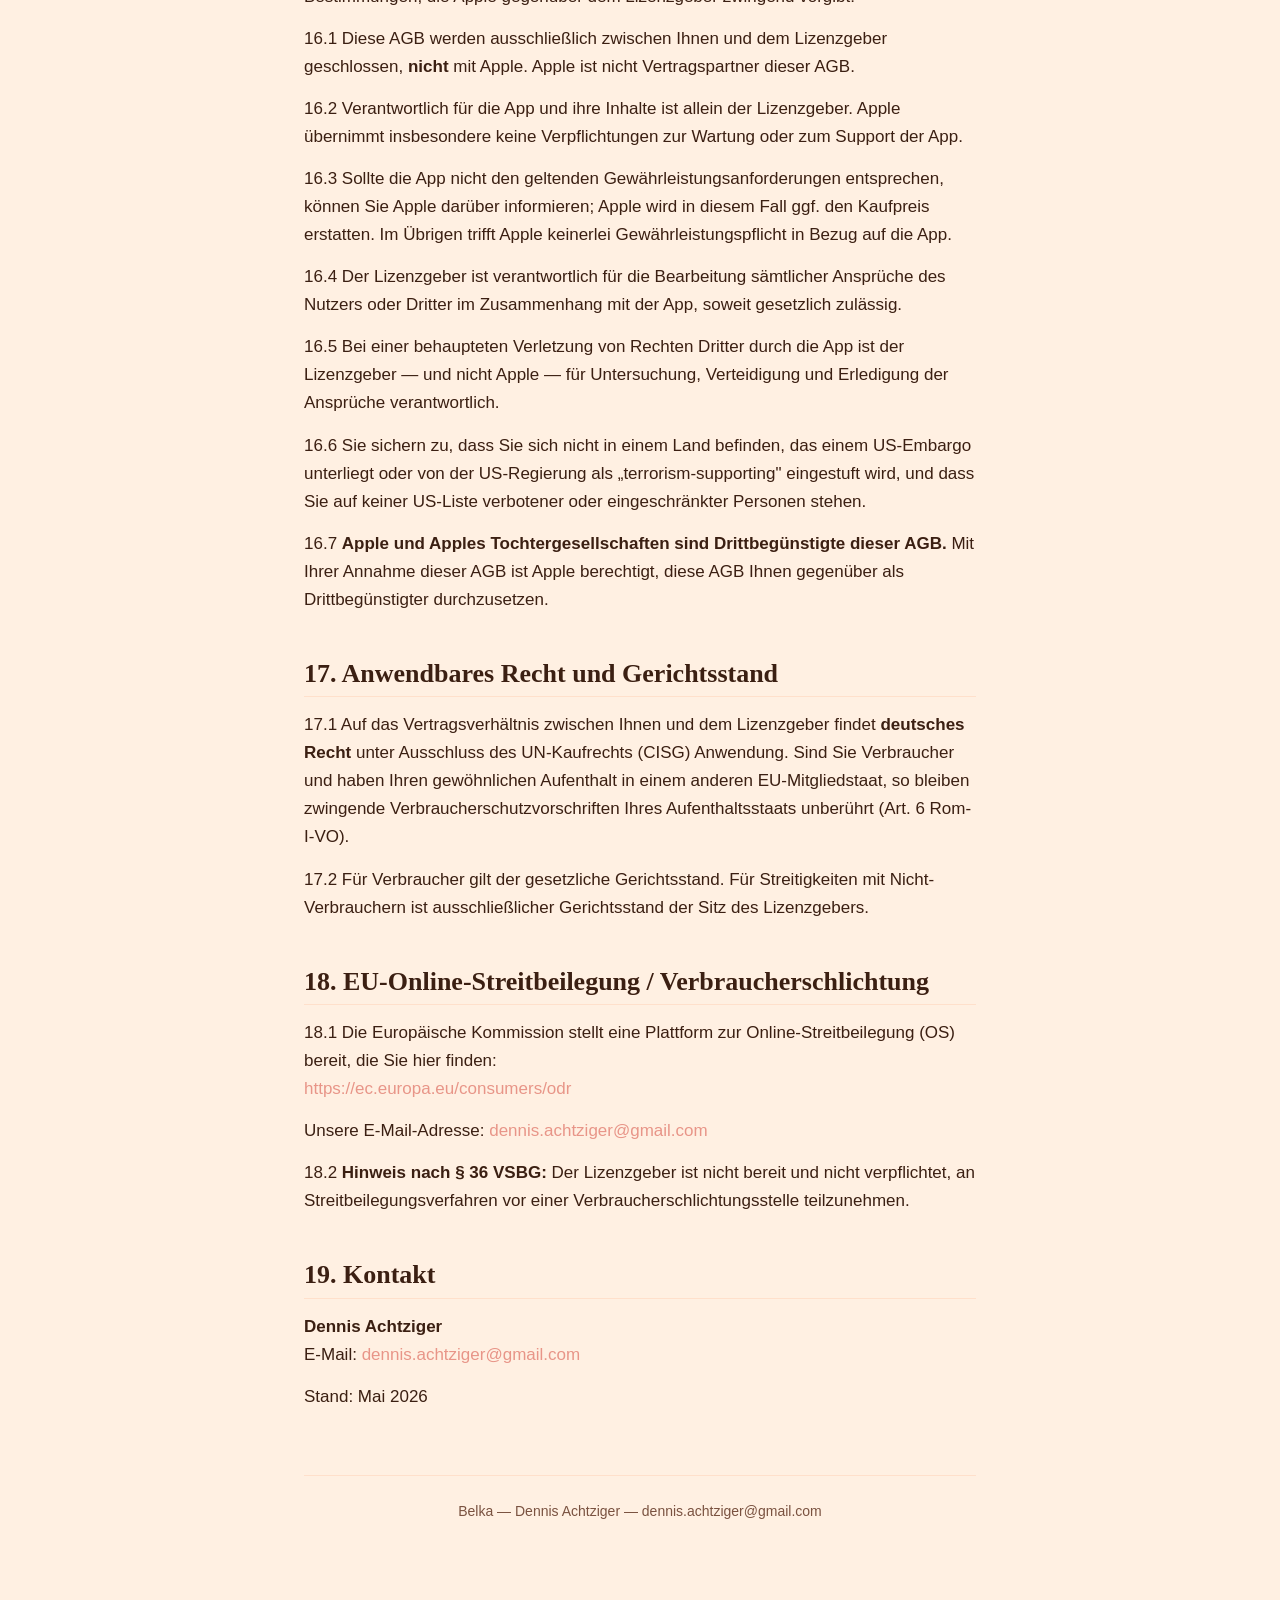
<file: terms.html>
<!DOCTYPE html>
<html lang="de">
<head>
<meta charset="utf-8">
<meta name="viewport" content="width=device-width, initial-scale=1">
<title>Nutzungsbedingungen — Belka</title>
<meta name="description" content="Nutzungsbedingungen (AGB) für die iOS-App Belka.">
<style>
  :root { --bg: #FFF0E2; --bg-2: #FFE0CB; --ink: #3B1F12; --ink-muted: #7A5240; --rose: #E89588; --mint: #7EB89C; }
  * { box-sizing: border-box; }
  html, body { margin: 0; padding: 0; }
  body { background: var(--bg); color: var(--ink); font-family: -apple-system, BlinkMacSystemFont, "Segoe UI", Roboto, "Helvetica Neue", Helvetica, Arial, sans-serif; font-size: 17px; line-height: 1.65; -webkit-font-smoothing: antialiased; -moz-osx-font-smoothing: grayscale; }
  .container { max-width: 720px; margin: 0 auto; padding: 56px 24px 80px; }
  .topnav { margin-bottom: 32px; font-size: 14px; color: var(--ink-muted); }
  .topnav a { color: var(--ink-muted); margin-right: 14px; }
  h1 { font-family: ui-serif, "New York", Georgia, serif; font-weight: 600; font-size: 40px; line-height: 1.15; letter-spacing: -0.01em; margin: 0 0 12px; }
  h2 { font-family: ui-serif, "New York", Georgia, serif; font-weight: 600; font-size: 26px; line-height: 1.25; margin: 44px 0 14px; padding-bottom: 6px; border-bottom: 1px solid var(--bg-2); }
  h3 { font-weight: 600; font-size: 19px; margin: 28px 0 8px; }
  p { margin: 0 0 14px; }
  ul { margin: 0 0 16px 20px; padding: 0; }
  ul li { margin-bottom: 6px; }
  .stand { color: var(--ink-muted); font-size: 15px; margin-bottom: 32px; }
  a { color: var(--rose); text-decoration: none; word-break: break-word; }
  a:hover { text-decoration: underline; }
  strong { font-weight: 600; }
  footer { margin-top: 64px; padding-top: 24px; border-top: 1px solid var(--bg-2); color: var(--ink-muted); font-size: 14px; text-align: center; }
  footer a { color: var(--ink-muted); }
</style>
</head>
<body>
<div class="container">
  <nav class="topnav">
    <a href="index.html">← Belka</a>
    <a href="privacy.html">Datenschutz</a>
    <a href="support.html">Support</a>
    <a href="terms-en.html">English</a>
  </nav>

  <h1>Nutzungsbedingungen</h1>
  <p class="stand">Stand: Mai 2026</p>

  <p>Diese Nutzungsbedingungen („AGB") regeln die Nutzung der iOS-Anwendung <strong>Belka</strong> (im Folgenden „App") zwischen Ihnen als Nutzer und dem Lizenzgeber:</p>
  <p><strong>Dennis Achtziger</strong>, Einzelunternehmer<br>
  E-Mail: <a href="mailto:dennis.achtziger@gmail.com">dennis.achtziger@gmail.com</a></p>
  <p>(im Folgenden „Lizenzgeber" oder „wir").</p>

  <h2>1. Geltungsbereich</h2>
  <p>1.1 Diese AGB gelten für die Nutzung der App in der jeweils im Apple App Store angebotenen Fassung sowie für sämtliche kostenpflichtigen Zusatzleistungen (insbesondere das Abonnement „Belka Pro").</p>
  <p>1.2 Mit dem Herunterladen, der Installation oder dem ersten Öffnen der App erklären Sie sich mit diesen AGB einverstanden. Wenn Sie nicht einverstanden sind, dürfen Sie die App nicht nutzen.</p>
  <p>1.3 Abweichende oder ergänzende Bedingungen des Nutzers werden nicht Vertragsbestandteil, es sei denn, der Lizenzgeber stimmt ihrer Geltung ausdrücklich schriftlich zu.</p>

  <h2>2. Vertragspartner und Apples Standard-EULA</h2>
  <p>2.1 <strong>Lizenzvertrag.</strong> Der Vertrag über die Nutzungslizenz an der App selbst (Inhalte, Funktionen, Lernsystem) kommt zwischen Ihnen und dem Lizenzgeber zustande. Es gilt zusätzlich Apples Standardlizenzvertrag für lizenzierte Anwendungen („Apple Standard EULA"), abrufbar unter:<br>
  <a href="https://www.apple.com/legal/internet-services/itunes/dev/stdeula/">https://www.apple.com/legal/internet-services/itunes/dev/stdeula/</a></p>
  <p>Bei Widersprüchen zwischen diesen AGB und der Apple Standard EULA gehen diese AGB vor, soweit dies nach den App-Store-Richtlinien zulässig ist.</p>
  <p>2.2 <strong>Kaufvertrag über das Abonnement.</strong> Der Kauf eines kostenpflichtigen Abonnements (siehe § 6) kommt <strong>ausschließlich zwischen Ihnen und Apple Distribution International Limited, Hollyhill Industrial Estate, Hollyhill, Cork, Irland</strong> („Apple") zustande. Apple ist Verkäufer und Vertragspartner für die Zahlungsabwicklung. Der Lizenzgeber ist nicht Vertragspartner des Kaufvertrags.</p>
  <p>2.3 Es gelten daher zusätzlich die Bedingungen des Apple Media Service unter <a href="https://www.apple.com/legal/internet-services/itunes/">https://www.apple.com/legal/internet-services/itunes/</a>.</p>

  <h2>3. Leistungsbeschreibung</h2>
  <p>3.1 <strong>Was Belka leistet.</strong> Belka ist ein Vokabeltrainer für deutschsprachige Lernende, die ihren russischen Wortschatz erweitern möchten. Die App bietet:</p>
  <ul>
    <li>ein Lernsystem auf Basis des SM-2-Spaced-Repetition-Algorithmus;</li>
    <li>thematische Wortlisten (z. B. Berufsleben, Politik &amp; Nachrichten, Bücher &amp; Filme);</li>
    <li>Streak- und Fortschritts-Anzeige;</li>
    <li>optionale lokale Tageserinnerungen;</li>
    <li>ein optionales Home-Screen-Widget;</li>
    <li>Audio-Aussprache zu ausgewählten Wörtern.</li>
  </ul>
  <p>3.2 <strong>Was Belka nicht leistet.</strong> Belka ist:</p>
  <ul>
    <li><strong>kein</strong> anerkanntes Sprachzertifikat oder offizieller Sprachkurs;</li>
    <li><strong>kein</strong> medizinisches, therapeutisches oder diagnostisches Produkt;</li>
    <li><strong>kein</strong> professioneller Übersetzungsdienst und kein Ersatz für menschliche Sprachmittler;</li>
    <li><strong>keine</strong> Garantie für einen bestimmten Lernerfolg, Vokabelbestand oder Sprachniveau.</li>
  </ul>
  <p>3.3 Der Lizenzgeber kann Funktionen jederzeit ergänzen, ändern oder einstellen, soweit dies dem Nutzer zumutbar ist und der wesentliche Vertragszweck erhalten bleibt.</p>

  <h2>4. Voraussetzungen</h2>
  <p>4.1 <strong>Mindestalter.</strong> Zur Nutzung der App müssen Sie mindestens 13 Jahre alt sein. Diese Altersgrenze ergibt sich aus § 1 BDSG-neu i. V. m. Art. 8 DSGVO. Liegt Ihr Alter zwischen 13 und 16 Jahren, kann die zuständige Aufsichtsbehörde eine Einwilligung Ihrer Erziehungsberechtigten verlangen.</p>
  <p>4.2 <strong>Technische Voraussetzungen.</strong> Sie benötigen ein iPhone mit iOS 17.0 oder höher sowie einen aktiven Apple-Account. Die App ist in Version 1.0 ausschließlich für das iPhone optimiert.</p>
  <p>4.3 <strong>Internetverbindung.</strong> Eine Internetverbindung ist für den Kauf, die Wiederherstellung und die regelmäßige Validierung des Abonnements sowie für das Senden von Feedback erforderlich. Die Lerninhalte funktionieren grundsätzlich offline, sofern sie zuvor geladen wurden.</p>

  <h2>5. Lizenz</h2>
  <p>5.1 Der Lizenzgeber räumt Ihnen eine <strong>einfache, nicht ausschließliche, nicht übertragbare, widerrufliche</strong> Lizenz zur persönlichen, nicht-kommerziellen Nutzung der App auf den von Apple zugelassenen Geräten ein, soweit dies die Apple Standard EULA gestattet.</p>
  <p>5.2 Sie dürfen insbesondere <strong>nicht</strong>:</p>
  <ul>
    <li>die App oder Teile davon kopieren, weiterverbreiten, vermieten, verleasen, verleihen oder weiterveräußern;</li>
    <li>die App reverse-engineeren, dekompilieren, disassemblieren oder anderweitig versuchen, den Quellcode zu rekonstruieren, soweit dies nicht nach §§ 69d, 69e UrhG zwingend zulässig ist;</li>
    <li>technische Schutzmaßnahmen, Lizenz- oder Abonnement-Prüfungen umgehen oder manipulieren;</li>
    <li>die App mittels automatisierter Skripte, Bots oder Scraper nutzen;</li>
    <li>die App in einer Weise nutzen, die rechtswidrig, betrügerisch oder schädlich für andere Nutzer ist.</li>
  </ul>
  <p>5.3 Verstöße gegen Abs. 2 berechtigen den Lizenzgeber zur außerordentlichen Kündigung der Lizenz nach § 13.</p>

  <h2>6. Belka Pro — Abonnement</h2>
  <p>6.1 <strong>Pläne und Preise.</strong> Im Apple App Store bieten wir das kostenpflichtige Abonnement „Belka Pro" in zwei Varianten an:</p>
  <ul>
    <li><strong>Jährlich:</strong> 19,99 € pro Jahr (entspricht rechnerisch 1,66 € pro Monat).</li>
    <li><strong>Monatlich:</strong> 2,99 € pro Monat.</li>
  </ul>
  <p>Maßgeblich sind die im Kaufzeitpunkt im App Store angezeigten Preise einschließlich der jeweils anwendbaren Steuern.</p>
  <p>6.2 <strong>Automatische Verlängerung.</strong> Das Abonnement verlängert sich nach Ablauf des jeweiligen Bezugszeitraums automatisch um einen weiteren Zeitraum derselben Dauer zum jeweils gültigen Preis, <strong>es sei denn</strong>, Sie kündigen das Abonnement spätestens <strong>24 Stunden vor Ende des laufenden Bezugszeitraums</strong>.</p>
  <p>6.3 <strong>Kündigung.</strong> Eine Kündigung erfolgt <strong>ausschließlich</strong> über die Abonnement-Verwaltung Ihres Apple-Accounts (iPhone: „Einstellungen" → [Ihr Name] → „Abonnements") oder unter <a href="https://apps.apple.com/account/subscriptions">https://apps.apple.com/account/subscriptions</a>. Der Lizenzgeber kann Abonnements nicht für Sie kündigen.</p>
  <p>6.4 <strong>Free Trial / Probezeitraum.</strong> Ein kostenfreier Probezeitraum kann optional über Apple Offer Codes oder als Introductory Offer angeboten werden. Falls Ihr Apple-Account bereits zuvor einen Probezeitraum für Belka Pro genutzt hat, ist eine erneute Probezeit gemäß den App-Store-Regeln <strong>nicht möglich</strong>. Eine Kündigung während der Probezeit verhindert die kostenpflichtige Verlängerung; Sie können die Probezeit bis zum Ende nutzen.</p>
  <p>6.5 <strong>Preisänderungen.</strong> Preisänderungen werden Ihnen mindestens <strong>30 Tage vor Wirksamwerden</strong> über Apple bzw. innerhalb der App angekündigt. Sie haben in diesem Fall die Möglichkeit, das Abonnement vor Inkrafttreten der Preisänderung zu kündigen. Wesentliche Preiserhöhungen erfordern Ihre ausdrückliche Zustimmung im Apple-System.</p>
  <p>6.6 <strong>Zahlung.</strong> Die Zahlung erfolgt über Ihren Apple-Account. Der Betrag wird zu Beginn jedes Bezugszeitraums abgebucht.</p>
  <p>6.7 <strong>Widerrufsrecht und sein Erlöschen.</strong> Als Verbraucher steht Ihnen grundsätzlich ein 14-tägiges Widerrufsrecht nach § 312g BGB zu.</p>
  <p><strong>Wichtiger Hinweis nach § 356 Abs. 5 BGB:</strong> Mit dem Kauf des Abonnements im App Store erklären Sie ausdrücklich, dass die Bereitstellung der digitalen Inhalte und Funktionen sofort nach dem Kauf beginnen soll, und Sie bestätigen, dass Sie damit Ihr Widerrufsrecht verlieren, sobald die Bereitstellung tatsächlich beginnt. Da die Bereitstellung von Belka Pro unmittelbar nach Kaufabschluss erfolgt, erlischt Ihr Widerrufsrecht in diesem Moment.</p>
  <p>6.8 <strong>Erstattungen.</strong> Erstattungsanträge richten Sie bitte direkt an Apple: <a href="https://reportaproblem.apple.com">https://reportaproblem.apple.com</a>. Der Lizenzgeber kann keine Erstattungen vornehmen.</p>

  <h2>7. Eigene Inhalte des Nutzers</h2>
  <p>7.1 Die App bietet ein freiwilliges Feedback-Formular. Wenn Sie dieses nutzen und uns Feedback senden, räumen Sie dem Lizenzgeber eine <strong>einfache, unentgeltliche, zeitlich und räumlich unbeschränkte Lizenz</strong> an dem übermittelten Inhalt ein, ausschließlich zu folgenden Zwecken:</p>
  <ul>
    <li>Beantwortung Ihres Feedbacks (sofern Sie eine E-Mail-Adresse angegeben haben);</li>
    <li>interne Auswertung und Verbesserung der App.</li>
  </ul>
  <p>7.2 Eine Veröffentlichung Ihres Feedbacks erfolgt nicht. Sie behalten sämtliche Rechte an Ihren eigenen Inhalten.</p>
  <p>7.3 Sie sichern zu, dass Sie zur Übermittlung des Feedbacks berechtigt sind und keine Rechte Dritter verletzen.</p>

  <h2>8. Geistiges Eigentum</h2>
  <p>8.1 Sämtliche Rechte an der App, dem Markenzeichen „Belka", dem Maskottchen Belka (Белка), dem Logo, den redaktionellen Wortlisten, Übersetzungen, Beispielsätzen, Audio-Aufnahmen und sonstigen Inhalten verbleiben beim Lizenzgeber bzw. den jeweiligen Rechteinhabern.</p>
  <p>8.2 Einzelne Wortlisten und Texte können auf gemeinfreien Quellen (z. B. russische Klassiker) basieren; die kuratierte Auswahl, Anordnung und didaktische Aufbereitung ist eine eigene urheberrechtlich geschützte Leistung des Lizenzgebers.</p>
  <p>8.3 Die Lizenz nach § 5 berechtigt nicht zur Nutzung der Marken oder Logos außerhalb der App.</p>

  <h2>9. Haftung</h2>
  <p>9.1 Der Lizenzgeber haftet <strong>unbeschränkt</strong> für:</p>
  <ul>
    <li>Vorsatz und grobe Fahrlässigkeit;</li>
    <li>die Verletzung von Leben, Körper oder Gesundheit;</li>
    <li>die Verletzung wesentlicher Vertragspflichten (Kardinalpflichten — solche Pflichten, deren Erfüllung die ordnungsgemäße Durchführung des Vertrags überhaupt erst ermöglicht und auf deren Einhaltung der Nutzer regelmäßig vertrauen darf);</li>
    <li>arglistig verschwiegene Mängel und übernommene Garantien;</li>
    <li>Ansprüche nach dem Produkthaftungsgesetz.</li>
  </ul>
  <p>9.2 Bei der Verletzung von Kardinalpflichten durch leichte Fahrlässigkeit ist die Haftung des Lizenzgebers auf den <strong>vertragstypischen, vorhersehbaren Schaden</strong> begrenzt.</p>
  <p>9.3 Im Übrigen ist die Haftung des Lizenzgebers ausgeschlossen.</p>
  <p>9.4 Die vorstehenden Haftungsregelungen gelten auch zugunsten der gesetzlichen Vertreter und Erfüllungsgehilfen des Lizenzgebers.</p>

  <h2>10. Kein medizinisches oder therapeutisches Produkt</h2>
  <p>10.1 Belka ist <strong>ausdrücklich kein</strong> medizinisches, therapeutisches oder diagnostisches Produkt. Die App ist ein Lernhilfsmittel und ersetzt keine medizinische, psychologische oder psychotherapeutische Beratung.</p>
  <p>10.2 <strong>Im Notfall — bitte sofort professionelle Hilfe suchen:</strong></p>
  <ul>
    <li><strong>112</strong> — Europaweiter Notruf (Polizei, Rettung, Feuerwehr).</li>
    <li><strong>116 117</strong> — Ärztlicher Bereitschaftsdienst in Deutschland (außerhalb der Sprechzeiten).</li>
    <li><strong>0800 111 0 111</strong> und <strong>0800 111 0 222</strong> — Telefonseelsorge Deutschland (kostenfrei, 24/7, anonym).</li>
    <li><strong>0800 33 44 533</strong> — Krisendienste Bayern (Beispiel; je nach Bundesland gibt es eigene Krisendienste).</li>
  </ul>
  <p>In Österreich: 142 (Telefonseelsorge), 144 (Rettung). In der Schweiz: 143 (Die Dargebotene Hand), 144 (Sanität).</p>

  <h2>11. Drittanbieter-Dienste</h2>
  <p>11.1 Belka nutzt folgende Drittanbieter-Dienste; deren jeweilige Bedingungen und Datenschutzerklärungen gelten zusätzlich:</p>
  <ul>
    <li><strong>Apple App Store / Apple Distribution International Limited</strong> — Vertrieb, Zahlungsabwicklung, Abo-Verwaltung. <a href="https://www.apple.com/legal/">https://www.apple.com/legal/</a></li>
    <li><strong>RevenueCat, Inc.</strong> (USA) — Validierung des Abonnement-Status. <a href="https://www.revenuecat.com/privacy/">https://www.revenuecat.com/privacy/</a></li>
    <li><strong>Supabase Inc.</strong> (USA) — pseudonyme Nutzungsstatistik und Empfang freiwilligen Feedbacks. <a href="https://supabase.com/privacy">https://supabase.com/privacy</a></li>
  </ul>
  <p>11.2 Einzelheiten zu den verarbeiteten Daten, den Zwecken und den Rechtsgrundlagen finden Sie in unserer <a href="privacy.html">Datenschutzerklärung</a>.</p>

  <h2>12. Änderung dieser AGB</h2>
  <p>12.1 Der Lizenzgeber ist berechtigt, diese AGB zu ändern, wenn dies aus sachlichem Grund erforderlich ist (insbesondere wegen Änderungen der Rechtslage, Rechtsprechung, technischer Anforderungen oder neuer App-Funktionen) und die Änderungen für den Nutzer zumutbar sind.</p>
  <p>12.2 Über Änderungen werden Sie mindestens <strong>30 Tage vor Inkrafttreten</strong> durch einen In-App-Hinweis informiert. Ohne Widerspruch innerhalb dieser Frist gelten die geänderten AGB als angenommen; auf diese Folge werden Sie im Hinweis ausdrücklich hingewiesen.</p>
  <p>12.3 Widersprechen Sie den Änderungen, so steht Ihnen ein Sonderkündigungsrecht zur Beendigung der Lizenz nach § 13 zu. Ein bereits laufendes Abonnement kündigen Sie weiterhin gemäß § 6.3 über Apple.</p>

  <h2>13. Beendigung der Lizenz</h2>
  <p>13.1 Sie können die Nutzung der App jederzeit einstellen und die App deinstallieren. Die im § 6 geregelten Pflichten aus einem aktiven Abonnement bleiben davon unberührt.</p>
  <p>13.2 Der Lizenzgeber kann die Lizenz aus wichtigem Grund außerordentlich kündigen, insbesondere bei schwerwiegenden Verstößen gegen § 5.2.</p>
  <p>13.3 Eine etwaige Abonnement-Kündigung erfolgt unabhängig hiervon ausschließlich gemäß § 6.3 über Apple.</p>

  <h2>14. Geografischer Geltungsbereich</h2>
  <p>14.1 Die App richtet sich primär an Nutzer in <strong>Deutschland, Österreich, der Schweiz und der EU</strong>. Bei einer Nutzung außerhalb dieser Region erfolgt die Nutzung in Eigenverantwortung des Nutzers; die Einhaltung lokaler gesetzlicher Vorgaben obliegt dem Nutzer.</p>
  <p>14.2 Der Lizenzgeber gibt keine Zusicherung, dass die App in anderen Rechtsordnungen rechtskonform genutzt werden kann.</p>

  <h2>15. Feedback und Verbesserungsvorschläge</h2>
  <p>Wenn Sie dem Lizenzgeber freiwillig Vorschläge, Ideen, Verbesserungen oder ähnliches Feedback zukommen lassen, dürfen wir diese <strong>unentgeltlich, dauerhaft und ohne Anerkennung einer geistigen Urheberschaft Ihrerseits</strong> verwenden, um die App und damit zusammenhängende Produkte oder Dienstleistungen zu verbessern. Eine Verpflichtung des Lizenzgebers zur Umsetzung solcher Vorschläge besteht nicht.</p>

  <h2>16. Apple-spezifische Klauseln</h2>
  <p>Soweit Sie die App über den Apple App Store beziehen, gelten zusätzlich folgende Bestimmungen, die Apple gegenüber dem Lizenzgeber zwingend vorgibt:</p>
  <p>16.1 Diese AGB werden ausschließlich zwischen Ihnen und dem Lizenzgeber geschlossen, <strong>nicht</strong> mit Apple. Apple ist nicht Vertragspartner dieser AGB.</p>
  <p>16.2 Verantwortlich für die App und ihre Inhalte ist allein der Lizenzgeber. Apple übernimmt insbesondere keine Verpflichtungen zur Wartung oder zum Support der App.</p>
  <p>16.3 Sollte die App nicht den geltenden Gewährleistungsanforderungen entsprechen, können Sie Apple darüber informieren; Apple wird in diesem Fall ggf. den Kaufpreis erstatten. Im Übrigen trifft Apple keinerlei Gewährleistungspflicht in Bezug auf die App.</p>
  <p>16.4 Der Lizenzgeber ist verantwortlich für die Bearbeitung sämtlicher Ansprüche des Nutzers oder Dritter im Zusammenhang mit der App, soweit gesetzlich zulässig.</p>
  <p>16.5 Bei einer behaupteten Verletzung von Rechten Dritter durch die App ist der Lizenzgeber — und nicht Apple — für Untersuchung, Verteidigung und Erledigung der Ansprüche verantwortlich.</p>
  <p>16.6 Sie sichern zu, dass Sie sich nicht in einem Land befinden, das einem US-Embargo unterliegt oder von der US-Regierung als „terrorism-supporting" eingestuft wird, und dass Sie auf keiner US-Liste verbotener oder eingeschränkter Personen stehen.</p>
  <p>16.7 <strong>Apple und Apples Tochtergesellschaften sind Drittbegünstigte dieser AGB.</strong> Mit Ihrer Annahme dieser AGB ist Apple berechtigt, diese AGB Ihnen gegenüber als Drittbegünstigter durchzusetzen.</p>

  <h2>17. Anwendbares Recht und Gerichtsstand</h2>
  <p>17.1 Auf das Vertragsverhältnis zwischen Ihnen und dem Lizenzgeber findet <strong>deutsches Recht</strong> unter Ausschluss des UN-Kaufrechts (CISG) Anwendung. Sind Sie Verbraucher und haben Ihren gewöhnlichen Aufenthalt in einem anderen EU-Mitgliedstaat, so bleiben zwingende Verbraucherschutzvorschriften Ihres Aufenthaltsstaats unberührt (Art. 6 Rom-I-VO).</p>
  <p>17.2 Für Verbraucher gilt der gesetzliche Gerichtsstand. Für Streitigkeiten mit Nicht-Verbrauchern ist ausschließlicher Gerichtsstand der Sitz des Lizenzgebers.</p>

  <h2>18. EU-Online-Streitbeilegung / Verbraucherschlichtung</h2>
  <p>18.1 Die Europäische Kommission stellt eine Plattform zur Online-Streitbeilegung (OS) bereit, die Sie hier finden:<br>
  <a href="https://ec.europa.eu/consumers/odr">https://ec.europa.eu/consumers/odr</a></p>
  <p>Unsere E-Mail-Adresse: <a href="mailto:dennis.achtziger@gmail.com">dennis.achtziger@gmail.com</a></p>
  <p>18.2 <strong>Hinweis nach § 36 VSBG:</strong> Der Lizenzgeber ist nicht bereit und nicht verpflichtet, an Streitbeilegungsverfahren vor einer Verbraucherschlichtungsstelle teilzunehmen.</p>

  <h2>19. Kontakt</h2>
  <p><strong>Dennis Achtziger</strong><br>
  E-Mail: <a href="mailto:dennis.achtziger@gmail.com">dennis.achtziger@gmail.com</a></p>
  <p>Stand: Mai 2026</p>

  <footer>
    Belka — Dennis Achtziger — <a href="mailto:dennis.achtziger@gmail.com">dennis.achtziger@gmail.com</a>
  </footer>
</div>
</body>
</html>
</file>
<file: styles.css>
/* ─── Soft Folk Palette ─────────────────────────────────────────── */
:root {
  --bg: #FFF0E2;
  --bg-2: #FFE0CB;
  --ink: #3B1F12;
  --ink-muted: #7A5240;
  --rose: #E89588;
  --mint: #7EB89C;
  --sun: #F5C76E;
  --pink: #F2A6B0;
  --white: #ffffff;

  --radius-card: 22px;
  --radius-pill: 999px;
  --shadow-soft: 0 12px 40px -16px rgba(59, 31, 18, 0.18);
  --shadow-cta:  0 10px 24px -10px rgba(232, 149, 136, 0.55);
}

/* ─── Reset ─────────────────────────────────────────────────────── */
*, *::before, *::after { box-sizing: border-box; }
html, body { margin: 0; padding: 0; }
img, svg { display: block; max-width: 100%; }
button { font: inherit; cursor: pointer; }

/* ─── Base ──────────────────────────────────────────────────────── */
body {
  background: var(--bg);
  color: var(--ink);
  font-family: 'Outfit', -apple-system, BlinkMacSystemFont, 'Segoe UI', sans-serif;
  font-size: clamp(15px, 1.05vw + 13px, 17px);
  line-height: 1.6;
  -webkit-font-smoothing: antialiased;
  -moz-osx-font-smoothing: grayscale;
  overflow-x: hidden;
}

a { color: var(--rose); text-decoration: none; }
a:hover { text-decoration: underline; }

/* Subtle folk-pattern background — radial pastel washes */
body::before {
  content: "";
  position: fixed;
  inset: 0;
  z-index: -1;
  background:
    radial-gradient(ellipse 60% 40% at 10% 0%, rgba(245, 199, 110, 0.30), transparent 60%),
    radial-gradient(ellipse 50% 35% at 95% 25%, rgba(242, 166, 176, 0.28), transparent 60%),
    radial-gradient(ellipse 45% 30% at 0% 70%, rgba(126, 184, 156, 0.22), transparent 60%);
  pointer-events: none;
}

/* ─── Layout ────────────────────────────────────────────────────── */
.container {
  max-width: 960px;
  margin: 0 auto;
  padding: 0 clamp(20px, 5vw, 36px);
}

/* ─── Hero ──────────────────────────────────────────────────────── */
.hero {
  padding: clamp(40px, 8vw, 80px) 0 clamp(48px, 9vw, 96px);
  text-align: center;
  position: relative;
}

.belka-stage {
  width: clamp(160px, 30vw, 220px);
  height: clamp(160px, 30vw, 220px);
  margin: 0 auto clamp(20px, 4vw, 32px);
  position: relative;
}
.belka-stage::before,
.belka-stage::after {
  content: "";
  position: absolute;
  border-radius: 50%;
  pointer-events: none;
}
.belka-stage::before {
  inset: -8%;
  border: 1px solid rgba(232, 149, 136, 0.35);
}
.belka-stage::after {
  inset: 12%;
  border: 1px dashed rgba(126, 184, 156, 0.40);
}
.belka-stage img {
  width: 100%;
  height: 100%;
  object-fit: contain;
  position: relative;
  z-index: 1;
}

/* Folk dots around belka */
.belka-stage .dot {
  position: absolute;
  width: 7px;
  height: 7px;
  border-radius: 50%;
  z-index: 2;
}
.belka-stage .dot.d1 { top: 6%;  left: 50%; background: var(--rose);  transform: translateX(-50%); }
.belka-stage .dot.d2 { top: 50%; right: -2%; background: var(--sun); transform: translateY(-50%); width: 5px; height: 5px; }
.belka-stage .dot.d3 { bottom: 8%; left: 50%; background: var(--mint); transform: translateX(-50%); }
.belka-stage .dot.d4 { top: 50%; left: -2%;  background: var(--pink); transform: translateY(-50%); width: 5px; height: 5px; }

h1.headline {
  font-family: 'Caprasimo', ui-serif, Georgia, serif;
  font-weight: 400;
  font-size: clamp(34px, 6vw, 56px);
  line-height: 1.1;
  letter-spacing: -0.01em;
  margin: 0 auto clamp(14px, 2vw, 18px);
  max-width: 14ch;
  color: var(--ink);
}
h1.headline .accent { color: var(--rose); }

.subline {
  font-size: clamp(16px, 1.6vw, 19px);
  line-height: 1.55;
  color: var(--ink-muted);
  max-width: 38ch;
  margin: 0 auto clamp(28px, 4vw, 40px);
}

/* ─── Waitlist form ─────────────────────────────────────────────── */
.waitlist {
  max-width: 480px;
  margin: 0 auto;
}

.waitlist-form {
  display: flex;
  flex-direction: column;
  gap: 10px;
  padding: 8px;
  background: var(--white);
  border-radius: var(--radius-pill);
  box-shadow: var(--shadow-soft);
}
@media (min-width: 520px) {
  .waitlist-form {
    flex-direction: row;
    padding: 6px;
  }
}

.waitlist-form input[type="email"] {
  flex: 1;
  min-width: 0;
  border: none;
  outline: none;
  background: transparent;
  font-family: inherit;
  font-size: 16px; /* min 16px to prevent iOS zoom */
  padding: 14px 20px;
  color: var(--ink);
  border-radius: var(--radius-pill);
}
.waitlist-form input[type="email"]::placeholder {
  color: var(--ink-muted);
  opacity: 0.7;
}

.waitlist-form button {
  border: none;
  background: var(--ink);
  color: var(--white);
  font-family: 'Caprasimo', ui-serif, Georgia, serif;
  font-size: 16px;
  font-weight: 400;
  padding: 14px 26px;
  border-radius: var(--radius-pill);
  min-height: 48px;
  transition: transform 0.15s ease, background-color 0.15s ease, box-shadow 0.15s ease;
  box-shadow: var(--shadow-cta);
}
.waitlist-form button:hover:not(:disabled) {
  background: var(--rose);
  transform: translateY(-1px);
}
.waitlist-form button:active:not(:disabled) {
  transform: translateY(0);
}
.waitlist-form button:disabled {
  opacity: 0.6;
  cursor: progress;
}

.waitlist-status {
  margin-top: 14px;
  font-size: 15px;
  color: var(--ink-muted);
  min-height: 22px;
  text-align: center;
}
.waitlist-status.error  { color: #B6442B; }
.waitlist-status.success {
  color: var(--ink);
  font-family: 'Caprasimo', ui-serif, Georgia, serif;
  font-size: 18px;
}

.waitlist-hint {
  margin-top: 10px;
  font-size: 13px;
  color: var(--ink-muted);
  text-align: center;
  opacity: 0.75;
}

/* ─── Pillars (3 cards) ─────────────────────────────────────────── */
.pillars {
  padding: clamp(48px, 8vw, 96px) 0;
}
.pillars-grid {
  display: grid;
  grid-template-columns: 1fr;
  gap: 18px;
}
@media (min-width: 720px) {
  .pillars-grid { grid-template-columns: repeat(3, 1fr); gap: 22px; }
}
.pillar {
  background: var(--white);
  border-radius: var(--radius-card);
  padding: clamp(24px, 3vw, 32px);
  box-shadow: var(--shadow-soft);
  position: relative;
  overflow: hidden;
}
.pillar::before {
  content: "";
  position: absolute;
  top: -30px;
  right: -30px;
  width: 90px;
  height: 90px;
  border-radius: 50%;
  opacity: 0.55;
}
.pillar:nth-child(1)::before { background: var(--sun); }
.pillar:nth-child(2)::before { background: var(--rose); }
.pillar:nth-child(3)::before { background: var(--mint); }

.pillar .icon {
  font-size: 28px;
  margin-bottom: 14px;
  position: relative;
  z-index: 1;
}
.pillar h3 {
  font-family: 'Caprasimo', ui-serif, Georgia, serif;
  font-weight: 400;
  font-size: clamp(20px, 2.2vw, 24px);
  line-height: 1.2;
  margin: 0 0 10px;
  color: var(--ink);
  position: relative;
}
.pillar p {
  margin: 0;
  font-size: 15px;
  line-height: 1.6;
  color: var(--ink-muted);
  position: relative;
}

/* ─── Screenshots ───────────────────────────────────────────────── */
.shots {
  padding: clamp(40px, 7vw, 80px) 0 clamp(48px, 8vw, 96px);
}
.shots-head {
  text-align: center;
  margin-bottom: clamp(32px, 5vw, 48px);
}
.shots-head h2 {
  font-family: 'Caprasimo', ui-serif, Georgia, serif;
  font-weight: 400;
  font-size: clamp(28px, 4vw, 40px);
  line-height: 1.15;
  margin: 0 0 12px;
}
.shots-head p {
  color: var(--ink-muted);
  margin: 0 auto;
  max-width: 38ch;
}
.shots-grid {
  display: grid;
  grid-template-columns: 1fr;
  gap: 28px;
  align-items: end;
  justify-items: center;
}
@media (min-width: 720px) {
  .shots-grid { grid-template-columns: repeat(3, 1fr); gap: 24px; }
}
.shot {
  width: min(280px, 90%);
  border-radius: 36px;
  overflow: hidden;
  box-shadow: 0 24px 60px -24px rgba(59, 31, 18, 0.30);
  background: var(--white);
  transform: rotate(0deg);
  transition: transform 0.3s ease;
}
.shot img { width: 100%; height: auto; display: block; }

@media (min-width: 720px) {
  .shot:nth-child(1) { transform: rotate(-2.5deg); margin-top: 24px; }
  .shot:nth-child(2) { transform: rotate(0.5deg); }
  .shot:nth-child(3) { transform: rotate(2deg); margin-top: 24px; }
  .shot:hover { transform: rotate(0deg) scale(1.02); }
}

/* ─── Footer ────────────────────────────────────────────────────── */
footer {
  padding: clamp(36px, 6vw, 64px) 0 clamp(28px, 4vw, 48px);
  text-align: center;
  font-size: 14px;
  color: var(--ink-muted);
  border-top: 1px solid rgba(59, 31, 18, 0.08);
}
footer .made {
  font-family: 'Caprasimo', ui-serif, Georgia, serif;
  font-size: 16px;
  margin-bottom: 14px;
  color: var(--ink);
}
footer .links {
  display: flex;
  justify-content: center;
  gap: 18px;
  flex-wrap: wrap;
}
footer .links a { color: var(--ink-muted); }

/* ─── Folk decoration glyphs ────────────────────────────────────── */
.folk-glyph {
  position: absolute;
  font-size: 24px;
  color: var(--rose);
  opacity: 0.45;
  pointer-events: none;
  user-select: none;
}
.folk-glyph.g1 { top: 6%;  left: 8%;  color: var(--mint); transform: rotate(-12deg); }
.folk-glyph.g2 { top: 12%; right: 6%; color: var(--sun);  transform: rotate(8deg); font-size: 28px; }
.folk-glyph.g3 { bottom: 8%; left: 5%;  color: var(--pink); transform: rotate(20deg); font-size: 20px; }

/* ─── Reduced motion ────────────────────────────────────────────── */
@media (prefers-reduced-motion: reduce) {
  * { transition: none !important; animation: none !important; }
  .shot { transform: rotate(0deg) !important; margin-top: 0 !important; }
}
</file>
